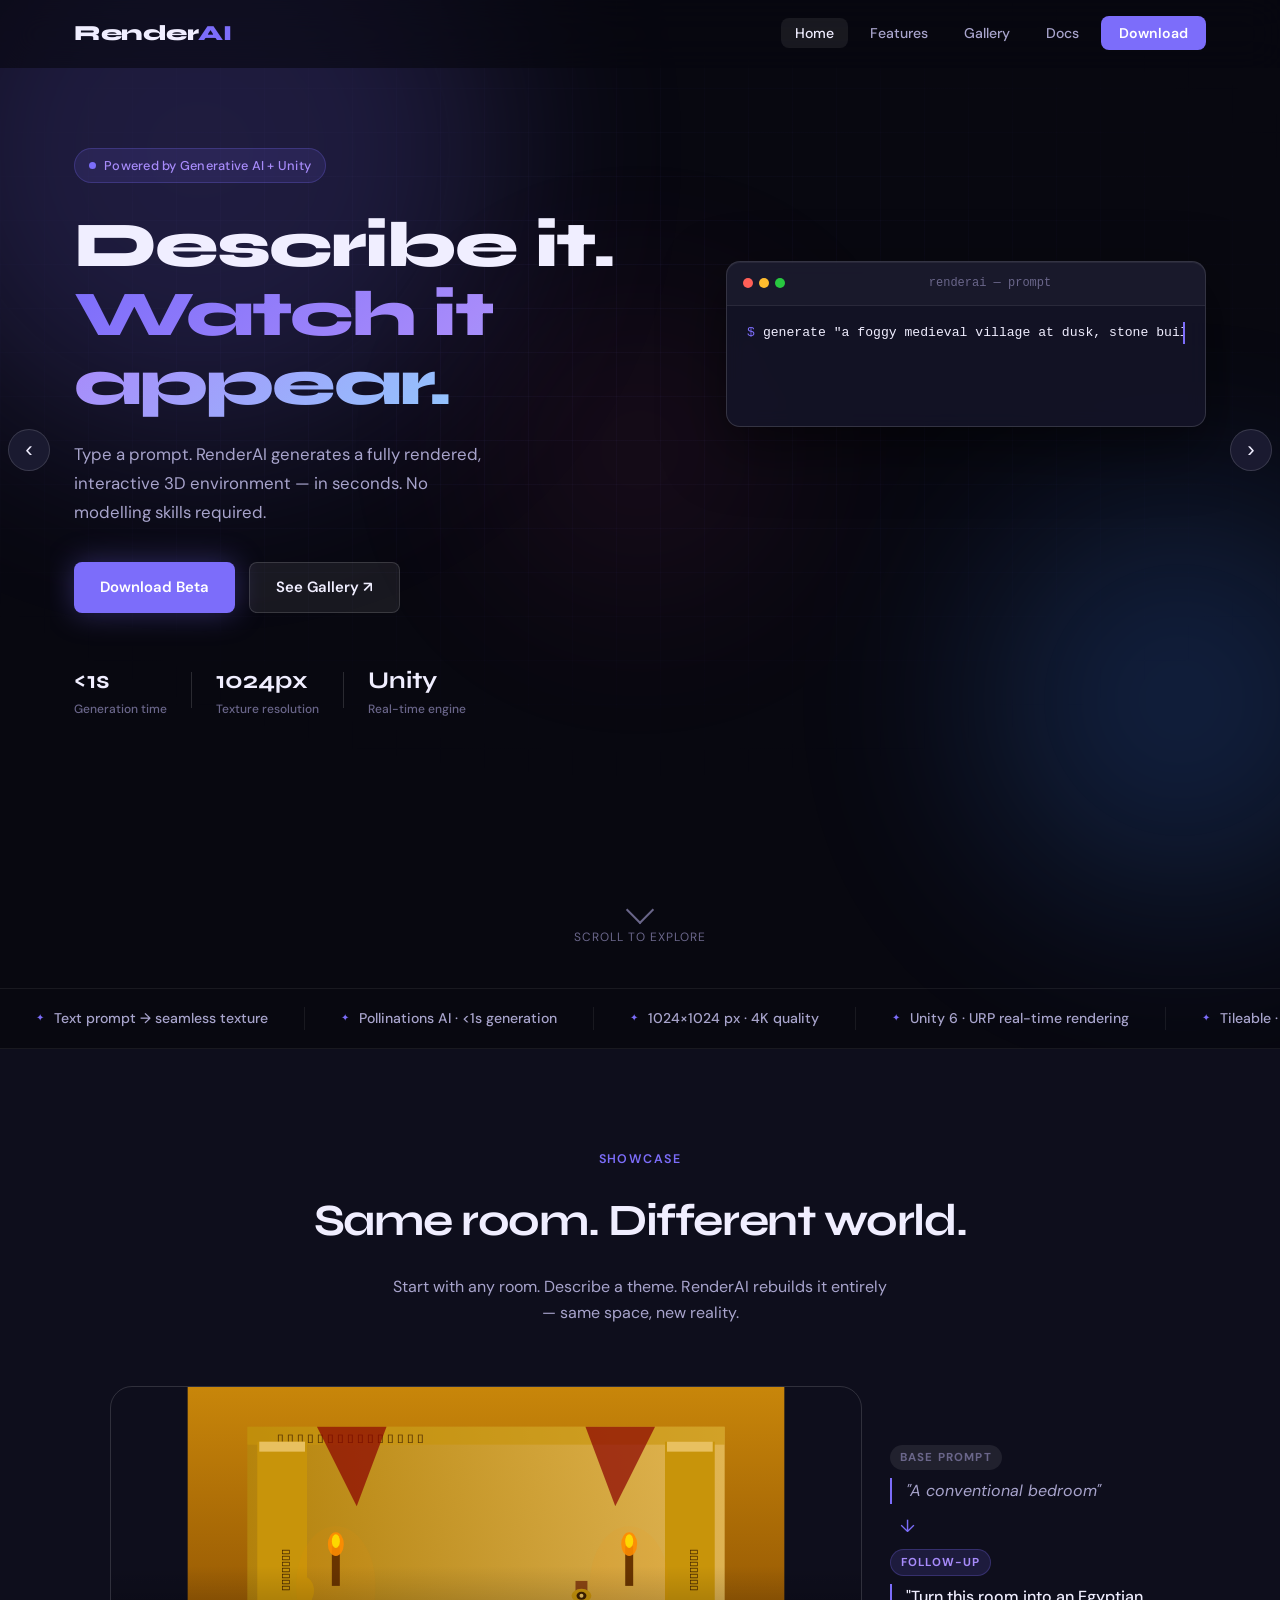
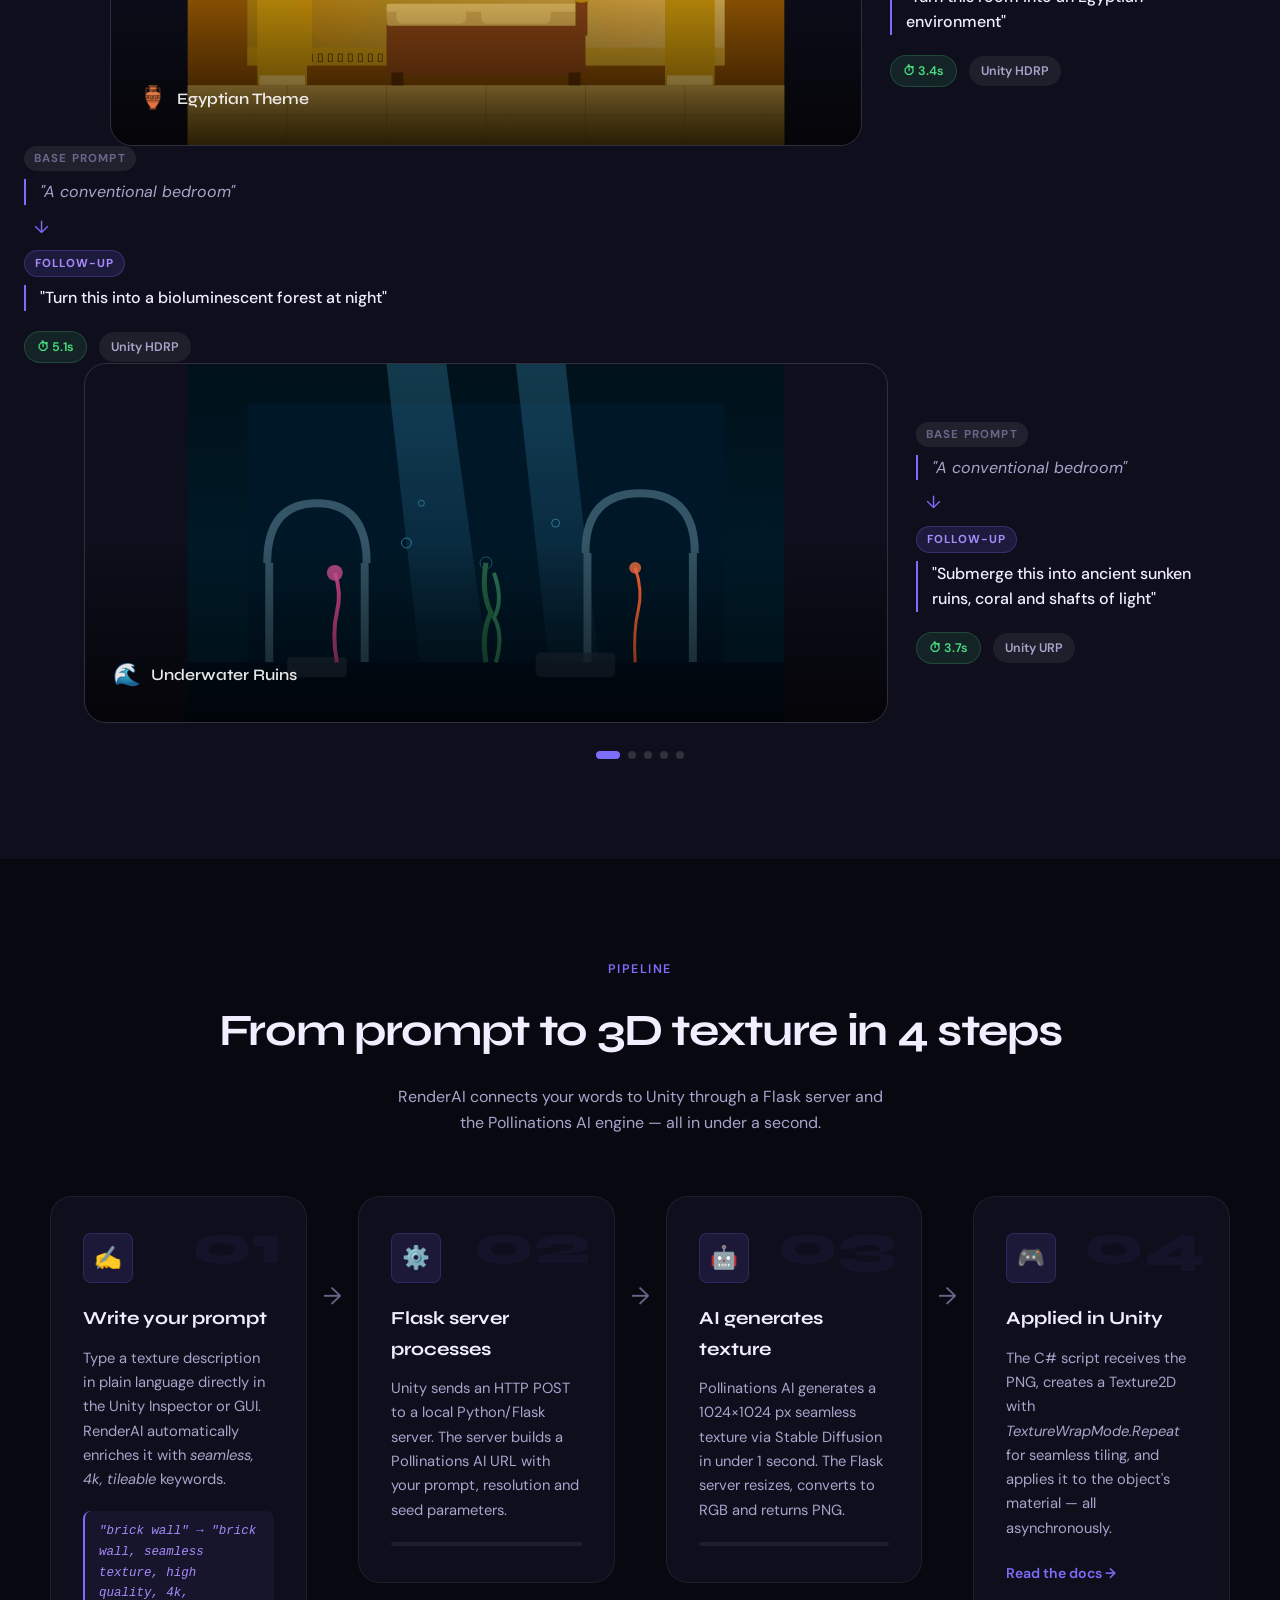
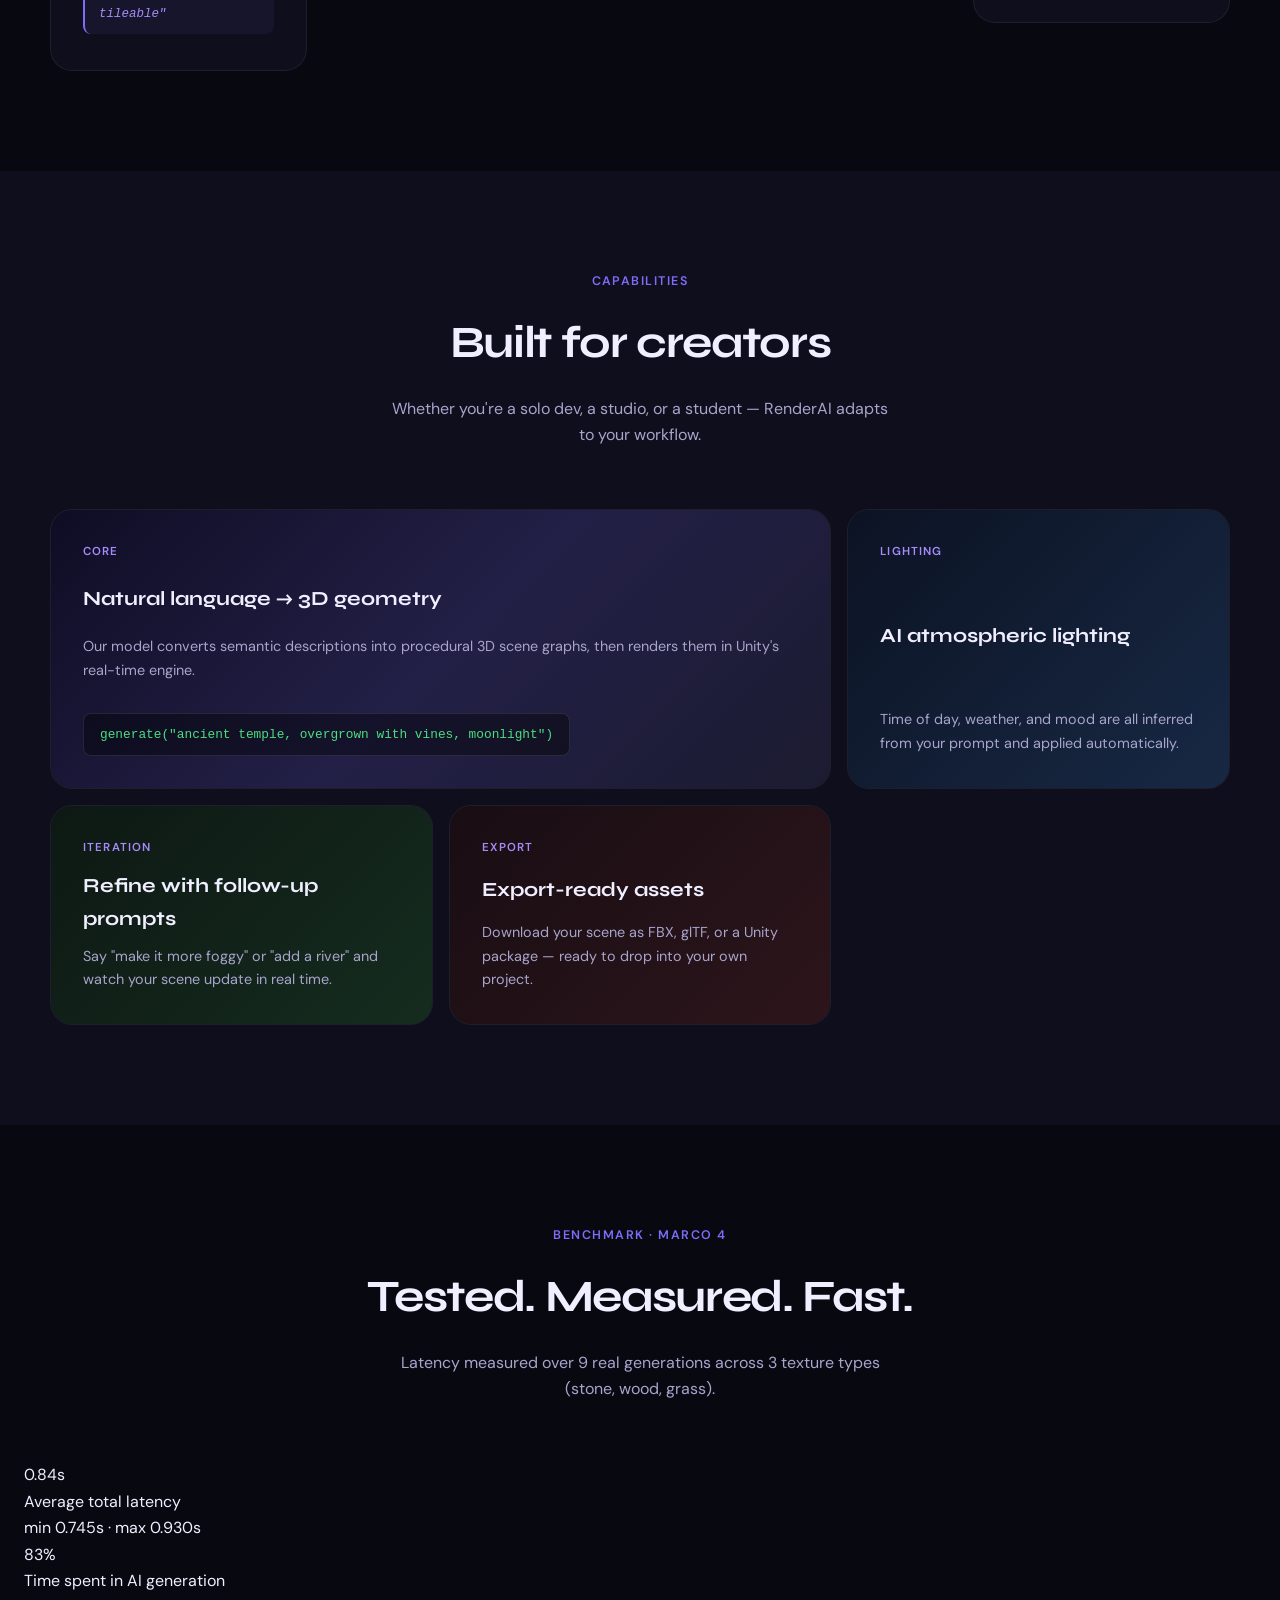
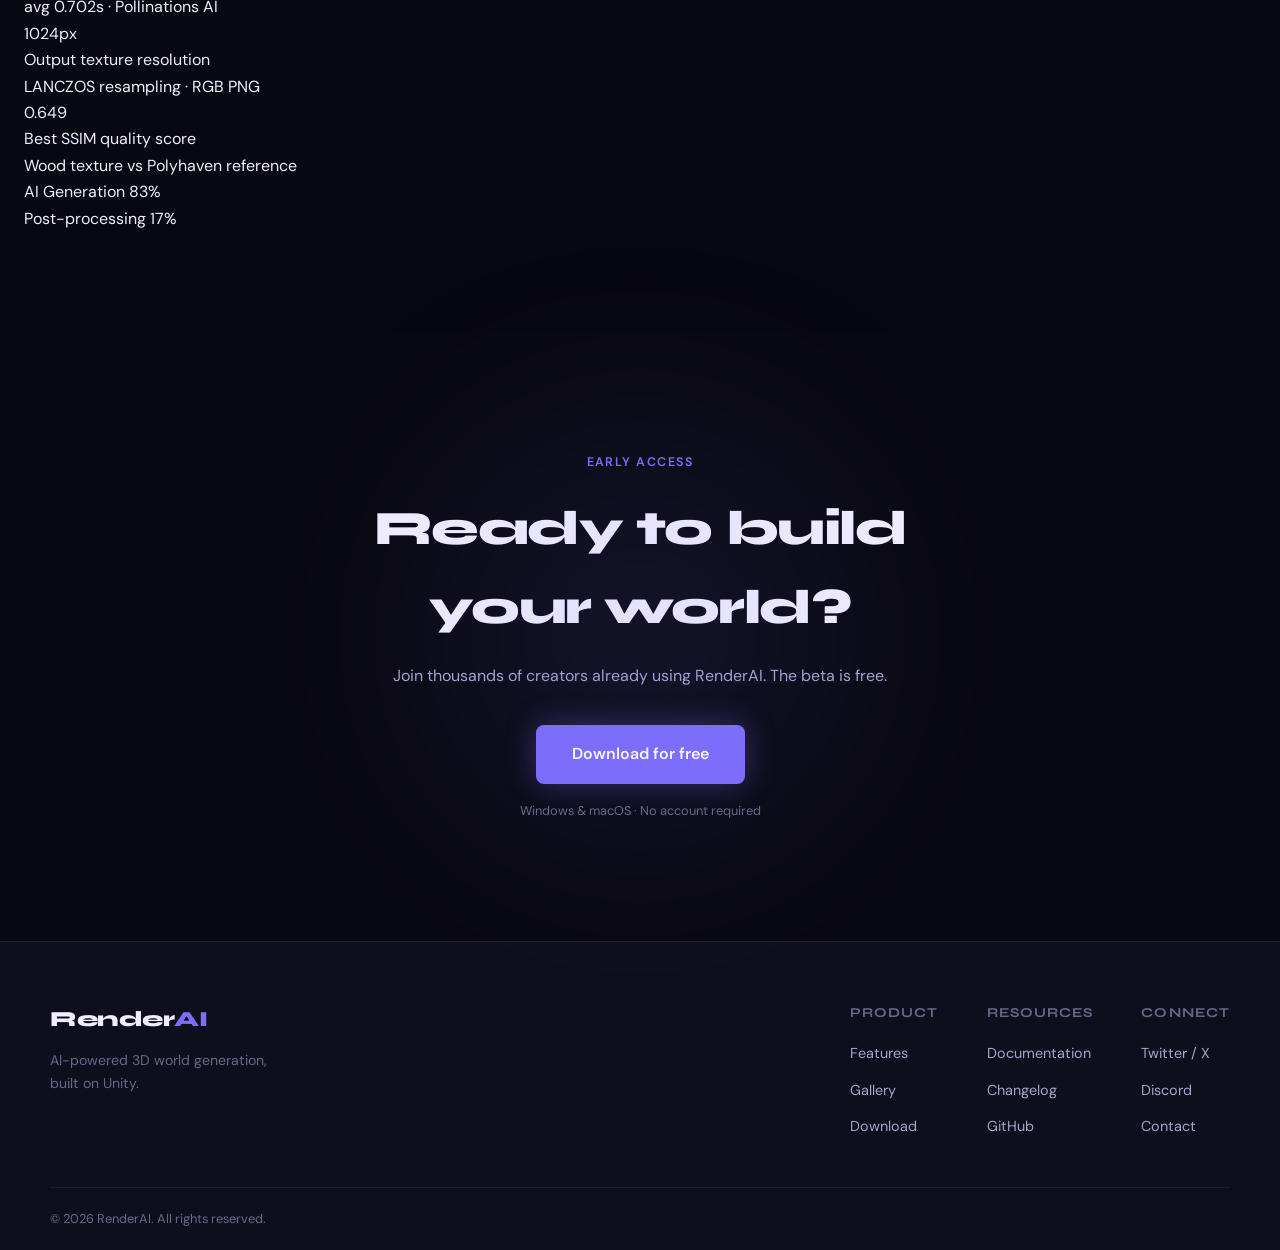
<file: docs/index.html>
<!DOCTYPE html>
<html lang="en">
<head>
  <meta charset="UTF-8" />
  <meta name="viewport" content="width=device-width, initial-scale=1.0" />
  <title>RenderAI — AI-Powered 3D World Generator</title>
  <link rel="preconnect" href="https://fonts.googleapis.com" />
  <link rel="preconnect" href="https://fonts.gstatic.com" crossorigin />
  <link href="https://fonts.googleapis.com/css2?family=Syne:wght@400;600;700;800&family=DM+Sans:wght@300;400;500&display=swap" rel="stylesheet" />
  <link rel="stylesheet" href="styles.css" />
</head>
<body>

  <!-- NAV -->
  <nav id="navbar">
    <div class="nav-inner">
      <a href="index.html" class="nav-logo">Render<span>AI</span></a>
      <ul class="nav-links">
        <li><a href="index.html" class="active">Home</a></li>
        <li><a href="features.html">Features</a></li>
        <li><a href="gallery.html">Gallery</a></li>
        <li><a href="docs.html">Docs</a></li>
        <li><a href="download.html" class="nav-cta">Download</a></li>
      </ul>
      <button class="hamburger" id="hamburger" aria-label="Menu">
        <span></span><span></span><span></span>
      </button>
    </div>
  </nav>

  <!-- MOBILE MENU -->
  <div class="mobile-menu" id="mobileMenu">
    <ul>
      <li><a href="index.html">Home</a></li>
      <li><a href="features.html">Features</a></li>
      <li><a href="gallery.html">Gallery</a></li>
      <li><a href="docs.html">Docs</a></li>
      <li><a href="download.html">Download</a></li>
    </ul>
  </div>

  <!-- HERO -->
  <section class="hero">
    <div class="hero-bg">
      <div class="grid-overlay"></div>
      <div class="orb orb-1"></div>
      <div class="orb orb-2"></div>
      <div class="orb orb-3"></div>
    </div>
    <div class="hero-content">
      <div class="hero-badge">
        <span class="badge-dot"></span>
        Powered by Generative AI + Unity
      </div>
      <h1 class="hero-title">
        Describe it.<br />
        <span class="gradient-text">Watch it appear.</span>
      </h1>
      <p class="hero-sub">
        Type a prompt. RenderAI generates a fully rendered, interactive 3D environment — in seconds. No modelling skills required.
      </p>
      <div class="hero-actions">
        <a href="download.html" class="btn btn-primary">Download Beta</a>
        <a href="gallery.html" class="btn btn-ghost">See Gallery ↗</a>
      </div>
      <div class="hero-stats">
        <div class="stat"><span class="stat-num">&lt;1s</span><span class="stat-label">Generation time</span></div>
        <div class="stat-divider"></div>
        <div class="stat"><span class="stat-num">1024px</span><span class="stat-label">Texture resolution</span></div>
        <div class="stat-divider"></div>
        <div class="stat"><span class="stat-num">Unity</span><span class="stat-label">Real-time engine</span></div>
      </div>
    </div>
    <div class="hero-visual">
      <div class="terminal-window">
        <div class="terminal-bar">
          <span class="t-dot red"></span>
          <span class="t-dot yellow"></span>
          <span class="t-dot green"></span>
          <span class="t-title">renderai — prompt</span>
        </div>
        <div class="terminal-body">
          <div class="t-line"><span class="t-prompt">$</span> <span class="t-cmd typed">generate "a foggy medieval village at dusk, stone buildings, lanterns glowing"</span></div>
          <div class="t-output" id="terminalOutput"></div>
        </div>
      </div>
      <div class="render-preview" id="renderPreview">
        <div class="render-ring"></div>
        <div class="render-label">3D Scene Preview</div>
      </div>
    </div>
  </section>

  <!-- SCROLL INDICATOR -->
  <div class="scroll-hint">
    <div class="scroll-arrow"></div>
    <span>Scroll to explore</span>
  </div>

  <!-- FEATURE STRIP -->
  <section class="feature-strip">
    <div class="strip-inner">
      <div class="strip-item">
        <div class="strip-icon">✦</div>
        <span>Text prompt → seamless texture</span>
      </div>
      <div class="strip-item">
        <div class="strip-icon">✦</div>
        <span>Pollinations AI · &lt;1s generation</span>
      </div>
      <div class="strip-item">
        <div class="strip-icon">✦</div>
        <span>1024×1024 px · 4K quality</span>
      </div>
      <div class="strip-item">
        <div class="strip-icon">✦</div>
        <span>Unity 6 · URP real-time rendering</span>
      </div>
      <div class="strip-item">
        <div class="strip-icon">✦</div>
        <span>Tileable · seamless · PBR-ready</span>
      </div>
    </div>
  </section>

  <!-- SLIDER SECTION -->
  <section class="slider-section" id="showcase">
    <div class="section-header">
      <p class="section-tag">Showcase</p>
      <h2>Same room. Different world.</h2>
      <p class="section-sub">Start with any room. Describe a theme. RenderAI rebuilds it entirely — same space, new reality.</p>
    </div>
    <div class="slider-wrapper">
      <div class="slider-track" id="sliderTrack">

        <!-- SLIDE 1: Base room → Egyptian -->
        <div class="slide">
          <div class="slide-img">
            <svg viewBox="0 0 600 360" xmlns="http://www.w3.org/2000/svg" style="width:100%;height:100%;display:block;">
              <defs>
                <linearGradient id="eg-sky" x1="0" y1="0" x2="0" y2="1">
                  <stop offset="0%" stop-color="#c8860a"/>
                  <stop offset="100%" stop-color="#7a3f00"/>
                </linearGradient>
                <linearGradient id="eg-floor" x1="0" y1="0" x2="0" y2="1">
                  <stop offset="0%" stop-color="#d4a84b"/>
                  <stop offset="100%" stop-color="#8b6914"/>
                </linearGradient>
                <linearGradient id="eg-wall" x1="0" y1="0" x2="1" y2="0">
                  <stop offset="0%" stop-color="#b5860d"/>
                  <stop offset="100%" stop-color="#e8c060"/>
                </linearGradient>
              </defs>
              <!-- Background sky/wall -->
              <rect width="600" height="360" fill="url(#eg-sky)"/>
              <!-- Back wall -->
              <rect x="60" y="40" width="480" height="240" fill="url(#eg-wall)" opacity="0.85"/>
              <!-- Hieroglyph strips on wall -->
              <rect x="60" y="40" width="480" height="18" fill="#c8940a" opacity="0.6"/>
              <rect x="60" y="262" width="480" height="18" fill="#c8940a" opacity="0.6"/>
              <!-- Hieroglyph symbols -->
              <text x="90" y="56" font-size="12" fill="#3d1f00" opacity="0.8">𓂀 𓃠 𓆣 𓇋 𓈖 𓉐 𓊪 𓋴 𓌀 𓍿 𓎛 𓏏 𓐍 𓀭 𓁹</text>
              <text x="90" y="277" font-size="12" fill="#3d1f00" opacity="0.8">𓂀 𓃠 𓆣 𓇋 𓈖 𓉐 𓊪 𓋴 𓌀 𓍿 𓎛 𓏏 𓐍 𓀭 𓁹</text>
              <!-- Floor -->
              <polygon points="0,300 600,300 600,360 0,360" fill="url(#eg-floor)"/>
              <!-- Floor tiles -->
              <line x1="0" y1="330" x2="600" y2="330" stroke="#8b6914" stroke-width="1" opacity="0.5"/>
              <line x1="100" y1="300" x2="100" y2="360" stroke="#8b6914" stroke-width="1" opacity="0.5"/>
              <line x1="200" y1="300" x2="200" y2="360" stroke="#8b6914" stroke-width="1" opacity="0.5"/>
              <line x1="300" y1="300" x2="300" y2="360" stroke="#8b6914" stroke-width="1" opacity="0.5"/>
              <line x1="400" y1="300" x2="400" y2="360" stroke="#8b6914" stroke-width="1" opacity="0.5"/>
              <line x1="500" y1="300" x2="500" y2="360" stroke="#8b6914" stroke-width="1" opacity="0.5"/>
              <!-- Left pillar -->
              <rect x="70" y="55" width="50" height="245" fill="#c8940a"/>
              <rect x="72" y="55" width="46" height="10" fill="#e8c060"/>
              <rect x="72" y="290" width="46" height="10" fill="#e8c060"/>
              <text x="78" y="180" font-size="11" fill="#3d1f00" transform="rotate(90,95,180)">𓂀𓃠𓆣𓇋𓈖𓉐𓊪</text>
              <!-- Right pillar -->
              <rect x="480" y="55" width="50" height="245" fill="#c8940a"/>
              <rect x="482" y="55" width="46" height="10" fill="#e8c060"/>
              <rect x="482" y="290" width="46" height="10" fill="#e8c060"/>
              <text x="488" y="180" font-size="11" fill="#3d1f00" transform="rotate(90,505,180)">𓂀𓃠𓆣𓇋𓈖𓉐𓊪</text>
              <!-- Bed (Egyptian style) -->
              <rect x="200" y="230" width="200" height="60" rx="4" fill="#8b4513"/>
              <rect x="200" y="220" width="200" height="20" rx="3" fill="#d4a84b"/>
              <rect x="200" y="218" width="200" height="8" rx="2" fill="#e8c060"/>
              <!-- Bed legs -->
              <rect x="205" y="287" width="12" height="13" fill="#5c2d00"/>
              <rect x="383" y="287" width="12" height="13" fill="#5c2d00"/>
              <!-- Headboard with eye of horus -->
              <rect x="390" y="195" width="12" height="55" fill="#8b4513"/>
              <ellipse cx="396" cy="210" rx="10" ry="7" fill="#c8940a"/>
              <ellipse cx="396" cy="210" rx="5" ry="4" fill="#3d1f00"/>
              <ellipse cx="396" cy="210" rx="2" ry="2" fill="#e8c060"/>
              <!-- Pillows -->
              <rect x="210" y="222" width="70" height="16" rx="6" fill="#e8c060"/>
              <rect x="295" y="222" width="70" height="16" rx="6" fill="#e8c060"/>
              <!-- Anubis statue left -->
              <rect x="105" y="210" width="20" height="70" fill="#c8940a"/>
              <ellipse cx="115" cy="205" rx="12" ry="15" fill="#c8940a"/>
              <polygon points="109,195 121,195 115,178" fill="#c8940a"/>
              <!-- Torch lights -->
              <rect x="145" y="160" width="8" height="40" fill="#5c2d00"/>
              <ellipse cx="149" cy="158" rx="8" ry="12" fill="#ff8c00" opacity="0.9"/>
              <ellipse cx="149" cy="155" rx="4" ry="7" fill="#ffff00" opacity="0.7"/>
              <rect x="440" y="160" width="8" height="40" fill="#5c2d00"/>
              <ellipse cx="444" cy="158" rx="8" ry="12" fill="#ff8c00" opacity="0.9"/>
              <ellipse cx="444" cy="155" rx="4" ry="7" fill="#ffff00" opacity="0.7"/>
              <!-- Glow from torches -->
              <ellipse cx="149" cy="200" rx="40" ry="60" fill="#ff8c00" opacity="0.08"/>
              <ellipse cx="444" cy="200" rx="40" ry="60" fill="#ff8c00" opacity="0.08"/>
              <!-- Hanging fabric -->
              <polygon points="130,40 200,40 170,120" fill="#8b0000" opacity="0.7"/>
              <polygon points="400,40 470,40 430,120" fill="#8b0000" opacity="0.7"/>
              <!-- Label overlay -->
              <rect x="0" y="300" width="600" height="60" fill="url(#eg-sky)" opacity="0.0"/>
            </svg>
            <div class="slide-overlay">
              <div class="scene-label-inner">
                <div class="scene-icon">🏺</div>
                <span>Egyptian Theme</span>
              </div>
            </div>
          </div>
          <div class="slide-info">
            <div class="slide-before-after">
              <span class="before-tag">Base prompt</span>
              <div class="slide-prompt">"A conventional bedroom"</div>
              <span class="arrow-down">↓</span>
              <span class="after-tag">Follow-up</span>
              <div class="slide-prompt after-prompt">"Turn this room into an Egyptian environment"</div>
            </div>
            <div class="slide-meta">
              <span class="slide-time">⏱ 3.4s</span>
              <span class="slide-engine">Unity HDRP</span>
            </div>
          </div>
        </div>

        <!-- SLIDE 2: Base room → Forest -->
        <div class="slide">
          <div class="slide-img">
            <svg viewBox="0 0 600 360" xmlns="http://www.w3.org/2000/svg" style="width:100%;height:100%;display:block;">
              <defs>
                <linearGradient id="fr-bg" x1="0" y1="0" x2="0" y2="1">
                  <stop offset="0%" stop-color="#0a1a0a"/>
                  <stop offset="100%" stop-color="#1a3a1a"/>
                </linearGradient>
                <linearGradient id="fr-floor" x1="0" y1="0" x2="0" y2="1">
                  <stop offset="0%" stop-color="#2d5a1b"/>
                  <stop offset="100%" stop-color="#1a3a0a"/>
                </linearGradient>
                <linearGradient id="fr-light" x1="0.5" y1="0" x2="0.5" y2="1">
                  <stop offset="0%" stop-color="#90ee90" stop-opacity="0.3"/>
                  <stop offset="100%" stop-color="#90ee90" stop-opacity="0"/>
                </linearGradient>
              </defs>
              <rect width="600" height="360" fill="url(#fr-bg)"/>
              <!-- Back wall of vines/moss -->
              <rect x="60" y="40" width="480" height="260" fill="#1a3a1a" opacity="0.9"/>
              <!-- Vine patterns on wall -->
              <path d="M100,40 Q120,100 100,160 Q80,220 110,280" stroke="#2d5a1b" stroke-width="4" fill="none"/>
              <path d="M150,40 Q130,120 160,200 Q180,250 150,300" stroke="#3a6b22" stroke-width="3" fill="none"/>
              <path d="M450,40 Q470,100 450,180 Q430,240 460,300" stroke="#2d5a1b" stroke-width="4" fill="none"/>
              <path d="M500,40 Q480,130 510,200 Q530,260 490,300" stroke="#3a6b22" stroke-width="3" fill="none"/>
              <!-- Leaves on vines -->
              <ellipse cx="105" cy="100" rx="12" ry="7" fill="#4a7c2f" transform="rotate(-30,105,100)"/>
              <ellipse cx="95" cy="160" rx="10" ry="6" fill="#5a8c3f" transform="rotate(20,95,160)"/>
              <ellipse cx="108" cy="230" rx="11" ry="7" fill="#4a7c2f" transform="rotate(-15,108,230)"/>
              <ellipse cx="455" cy="120" rx="12" ry="7" fill="#4a7c2f" transform="rotate(30,455,120)"/>
              <ellipse cx="445" cy="200" rx="10" ry="6" fill="#5a8c3f" transform="rotate(-20,445,200)"/>
              <!-- Floor - moss and grass -->
              <rect x="0" y="300" width="600" height="60" fill="url(#fr-floor)"/>
              <ellipse cx="150" cy="305" rx="60" ry="12" fill="#3a6b22" opacity="0.7"/>
              <ellipse cx="350" cy="308" rx="80" ry="10" fill="#4a7c2f" opacity="0.5"/>
              <ellipse cx="500" cy="303" rx="50" ry="9" fill="#3a6b22" opacity="0.6"/>
              <!-- Trees/trunks as room walls -->
              <rect x="60" y="60" width="35" height="240" fill="#3d2008" rx="5"/>
              <rect x="505" y="60" width="35" height="240" fill="#3d2008" rx="5"/>
              <!-- Tree canopy at top -->
              <ellipse cx="78" cy="60" rx="55" ry="40" fill="#2d5a1b" opacity="0.9"/>
              <ellipse cx="78" cy="50" rx="40" ry="30" fill="#3a6b22"/>
              <ellipse cx="522" cy="60" rx="55" ry="40" fill="#2d5a1b" opacity="0.9"/>
              <ellipse cx="522" cy="50" rx="40" ry="30" fill="#3a6b22"/>
              <!-- Center canopy ceiling -->
              <ellipse cx="300" cy="30" rx="180" ry="50" fill="#1a3a1a" opacity="0.8"/>
              <ellipse cx="220" cy="45" rx="80" ry="35" fill="#2d5a1b" opacity="0.7"/>
              <ellipse cx="380" cy="45" rx="80" ry="35" fill="#2d5a1b" opacity="0.7"/>
              <!-- Light shafts through canopy -->
              <polygon points="250,40 270,40 310,300 290,300" fill="url(#fr-light)"/>
              <polygon points="320,35 340,35 375,300 355,300" fill="url(#fr-light)"/>
              <!-- Bed (grown into nature) -->
              <rect x="195" y="235" width="210" height="55" rx="6" fill="#3d2008"/>
              <rect x="195" y="222" width="210" height="20" rx="4" fill="#5a8c3f"/>
              <rect x="195" y="220" width="210" height="8" rx="3" fill="#7ab648"/>
              <!-- Bed legs as roots -->
              <path d="M205,290 Q200,310 190,320" stroke="#3d2008" stroke-width="8" fill="none"/>
              <path d="M395,290 Q400,310 410,320" stroke="#3d2008" stroke-width="8" fill="none"/>
              <!-- Pillows -->
              <rect x="208" y="224" width="75" height="14" rx="6" fill="#c8e6a0"/>
              <rect x="300" y="224" width="75" height="14" rx="6" fill="#c8e6a0"/>
              <!-- Mushrooms -->
              <rect x="150" y="285" width="8" height="18" fill="#f5deb3"/>
              <ellipse cx="154" cy="283" rx="16" ry="10" fill="#cc4444"/>
              <ellipse cx="148" cy="281" rx="4" ry="2" fill="white" opacity="0.7"/>
              <ellipse cx="158" cy="279" rx="3" ry="2" fill="white" opacity="0.7"/>
              <rect x="430" y="288" width="6" height="14" fill="#f5deb3"/>
              <ellipse cx="433" cy="286" rx="12" ry="8" fill="#cc4444"/>
              <!-- Fireflies -->
              <circle cx="180" cy="150" r="3" fill="#ccff00" opacity="0.9"/>
              <circle cx="180" cy="150" r="7" fill="#ccff00" opacity="0.15"/>
              <circle cx="420" cy="130" r="3" fill="#ccff00" opacity="0.9"/>
              <circle cx="420" cy="130" r="7" fill="#ccff00" opacity="0.15"/>
              <circle cx="300" cy="170" r="2" fill="#ccff00" opacity="0.8"/>
              <circle cx="300" cy="170" r="6" fill="#ccff00" opacity="0.15"/>
              <circle cx="250" cy="200" r="2" fill="#aaffaa" opacity="0.9"/>
              <circle cx="370" cy="190" r="2" fill="#aaffaa" opacity="0.9"/>
            </svg>
            <div class="slide-overlay">
              <div class="scene-label-inner">
                <div class="scene-icon">🌿</div>
                <span>Forest Theme</span>
              </div>
            </div>
          </div>
          <div class="slide-info">
            <div class="slide-before-after">
              <span class="before-tag">Base prompt</span>
              <div class="slide-prompt">"A conventional bedroom"</div>
              <span class="arrow-down">↓</span>
              <span class="after-tag">Follow-up</span>
              <div class="slide-prompt after-prompt">"Turn this room into a forest environment"</div>
            </div>
            <div class="slide-meta">
              <span class="slide-time">⏱ 4.1s</span>
              <span class="slide-engine">Unity HDRP</span>
            </div>
          </div>
        </div>

        <!-- SLIDE 3: Base room → Cyberpunk -->
        <div class="slide">
          <div class="slide-img">
            <svg viewBox="0 0 600 360" xmlns="http://www.w3.org/2000/svg" style="width:100%;height:100%;display:block;">
              <defs>
                <linearGradient id="cy-bg" x1="0" y1="0" x2="0" y2="1">
                  <stop offset="0%" stop-color="#050510"/>
                  <stop offset="100%" stop-color="#0a0a20"/>
                </linearGradient>
                <linearGradient id="cy-floor" x1="0" y1="0" x2="0" y2="1">
                  <stop offset="0%" stop-color="#111130"/>
                  <stop offset="100%" stop-color="#050515"/>
                </linearGradient>
              </defs>
              <rect width="600" height="360" fill="url(#cy-bg)"/>
              <!-- Back wall - concrete panels -->
              <rect x="60" y="40" width="480" height="260" fill="#0d0d22"/>
              <!-- Panel lines -->
              <line x1="60" y1="120" x2="540" y2="120" stroke="#1a1a40" stroke-width="2"/>
              <line x1="60" y1="200" x2="540" y2="200" stroke="#1a1a40" stroke-width="2"/>
              <line x1="200" y1="40" x2="200" y2="300" stroke="#1a1a40" stroke-width="2"/>
              <line x1="400" y1="40" x2="400" y2="300" stroke="#1a1a40" stroke-width="2"/>
              <!-- Neon strips on wall -->
              <rect x="62" y="118" width="476" height="4" fill="#ff00ff" opacity="0.8"/>
              <rect x="62" y="198" width="476" height="4" fill="#00ffff" opacity="0.8"/>
              <!-- Neon glow -->
              <rect x="62" y="110" width="476" height="20" fill="#ff00ff" opacity="0.06"/>
              <rect x="62" y="190" width="476" height="20" fill="#00ffff" stroke="none" opacity="0.06"/>
              <!-- Left wall panel with screen -->
              <rect x="65" y="50" width="125" height="260" fill="#0a0a1e"/>
              <rect x="70" y="60" width="115" height="80" fill="#050520"/>
              <rect x="72" y="62" width="111" height="76" fill="#001133"/>
              <!-- Screen content -->
              <line x1="75" y1="75" x2="180" y2="75" stroke="#00ffff" stroke-width="1" opacity="0.6"/>
              <line x1="75" y1="85" x2="160" y2="85" stroke="#00ffff" stroke-width="1" opacity="0.4"/>
              <line x1="75" y1="95" x2="170" y2="95" stroke="#00ffff" stroke-width="1" opacity="0.5"/>
              <rect x="75" y="105" width="50" height="20" fill="#00ffff" opacity="0.2"/>
              <text x="80" y="119" font-size="8" fill="#00ffff" opacity="0.8">RENDER.AI</text>
              <!-- Right wall panel -->
              <rect x="410" y="50" width="125" height="260" fill="#0a0a1e"/>
              <!-- Neon vertical strips on sides -->
              <rect x="60" y="40" width="4" height="260" fill="#ff00ff" opacity="0.7"/>
              <rect x="536" y="40" width="4" height="260" fill="#00ffff" opacity="0.7"/>
              <!-- Floor -->
              <rect x="0" y="300" width="600" height="60" fill="url(#cy-floor)"/>
              <!-- Floor grid/reflection -->
              <line x1="0" y1="310" x2="600" y2="310" stroke="#ff00ff" stroke-width="1" opacity="0.15"/>
              <line x1="0" y1="325" x2="600" y2="325" stroke="#00ffff" stroke-width="1" opacity="0.1"/>
              <line x1="100" y1="300" x2="100" y2="360" stroke="#ff00ff" stroke-width="1" opacity="0.08"/>
              <line x1="200" y1="300" x2="200" y2="360" stroke="#ff00ff" stroke-width="1" opacity="0.08"/>
              <line x1="300" y1="300" x2="300" y2="360" stroke="#00ffff" stroke-width="1" opacity="0.08"/>
              <line x1="400" y1="300" x2="400" y2="360" stroke="#00ffff" stroke-width="1" opacity="0.08"/>
              <line x1="500" y1="300" x2="500" y2="360" stroke="#ff00ff" stroke-width="1" opacity="0.08"/>
              <!-- Bed - sleek futuristic -->
              <rect x="195" y="240" width="210" height="50" rx="2" fill="#0d0d2e"/>
              <rect x="193" y="237" width="214" height="10" rx="2" fill="#1a1a40"/>
              <!-- Neon edge on bed -->
              <rect x="193" y="237" width="214" height="2" fill="#ff00ff" opacity="0.9"/>
              <rect x="193" y="287" width="214" height="2" fill="#00ffff" opacity="0.7"/>
              <!-- Bed glow -->
              <rect x="193" y="237" width="214" height="52" fill="#ff00ff" opacity="0.03"/>
              <!-- Pillows -->
              <rect x="208" y="239" width="70" height="12" rx="3" fill="#151535"/>
              <rect x="322" y="239" width="70" height="12" rx="3" fill="#151535"/>
              <!-- Pillow neon edge -->
              <rect x="208" y="239" width="70" height="1.5" fill="#00ffff" opacity="0.6"/>
              <rect x="322" y="239" width="70" height="1.5" fill="#00ffff" opacity="0.6"/>
              <!-- Ceiling lights -->
              <rect x="200" y="40" width="200" height="4" fill="#ff00ff" opacity="0.9"/>
              <rect x="200" y="40" width="200" height="15" fill="#ff00ff" opacity="0.05"/>
              <!-- Holographic display above bed -->
              <rect x="240" y="150" width="120" height="70" fill="#001a33" opacity="0.7" rx="3"/>
              <rect x="240" y="150" width="120" height="70" stroke="#00ffff" stroke-width="1" fill="none" rx="3" opacity="0.5"/>
              <text x="255" y="170" font-size="7" fill="#00ffff" opacity="0.8">▸ SCENE LOADED</text>
              <text x="255" y="182" font-size="7" fill="#ff00ff" opacity="0.7">▸ RENDER.AI v2.1</text>
              <text x="255" y="194" font-size="7" fill="#00ffff" opacity="0.6">▸ UNITY HDRP</text>
              <line x1="300" y1="220" x2="300" y2="240" stroke="#00ffff" stroke-width="1" opacity="0.4" stroke-dasharray="3,3"/>
            </svg>
            <div class="slide-overlay">
              <div class="scene-label-inner">
                <div class="scene-icon">🌆</div>
                <span>Cyberpunk Theme</span>
              </div>
            </div>
          </div>
          <div class="slide-info">
            <div class="slide-before-after">
              <span class="before-tag">Base prompt</span>
              <div class="slide-prompt">"A conventional bedroom"</div>
              <span class="arrow-down">↓</span>
              <span class="after-tag">Follow-up</span>
              <div class="slide-prompt after-prompt">"Turn this room into a cyberpunk environment"</div>
            </div>
            <div class="slide-meta">
              <span class="slide-time">⏱ 4.8s</span>
              <span class="slide-engine">Unity URP</span>
            </div>
          </div>
        </div>

        <!-- SLIDE 4: Base room → Medieval -->
        <div class="slide">
          <div class="slide-img">
            <svg viewBox="0 0 600 360" xmlns="http://www.w3.org/2000/svg" style="width:100%;height:100%;display:block;">
              <defs>
                <linearGradient id="md-bg" x1="0" y1="0" x2="0" y2="1">
                  <stop offset="0%" stop-color="#1a1208"/>
                  <stop offset="100%" stop-color="#2d1f0a"/>
                </linearGradient>
                <linearGradient id="md-wall" x1="0" y1="0" x2="1" y2="1">
                  <stop offset="0%" stop-color="#4a3828"/>
                  <stop offset="100%" stop-color="#3a2a1a"/>
                </linearGradient>
                <linearGradient id="md-floor" x1="0" y1="0" x2="0" y2="1">
                  <stop offset="0%" stop-color="#5c4020"/>
                  <stop offset="100%" stop-color="#3a2810"/>
                </linearGradient>
              </defs>
              <rect width="600" height="360" fill="url(#md-bg)"/>
              <!-- Stone wall -->
              <rect x="60" y="40" width="480" height="260" fill="url(#md-wall)"/>
              <!-- Stone texture blocks -->
              <rect x="62" y="42" width="90" height="35" fill="#4a3828" stroke="#2a1a0a" stroke-width="1"/>
              <rect x="154" y="42" width="100" height="35" fill="#523f2e" stroke="#2a1a0a" stroke-width="1"/>
              <rect x="256" y="42" width="88" height="35" fill="#4a3828" stroke="#2a1a0a" stroke-width="1"/>
              <rect x="346" y="42" width="95" height="35" fill="#523f2e" stroke="#2a1a0a" stroke-width="1"/>
              <rect x="443" y="42" width="95" height="35" fill="#4a3828" stroke="#2a1a0a" stroke-width="1"/>
              <rect x="62" y="79" width="75" height="38" fill="#3e3020" stroke="#2a1a0a" stroke-width="1"/>
              <rect x="139" y="79" width="110" height="38" fill="#4a3828" stroke="#2a1a0a" stroke-width="1"/>
              <rect x="251" y="79" width="95" height="38" fill="#523f2e" stroke="#2a1a0a" stroke-width="1"/>
              <rect x="348" y="79" width="85" height="38" fill="#4a3828" stroke="#2a1a0a" stroke-width="1"/>
              <rect x="435" y="79" width="103" height="38" fill="#3e3020" stroke="#2a1a0a" stroke-width="1"/>
              <!-- More stone rows -->
              <rect x="62" y="119" width="98" height="36" fill="#523f2e" stroke="#2a1a0a" stroke-width="1"/>
              <rect x="162" y="119" width="88" height="36" fill="#4a3828" stroke="#2a1a0a" stroke-width="1"/>
              <rect x="252" y="119" width="102" height="36" fill="#3e3020" stroke="#2a1a0a" stroke-width="1"/>
              <rect x="356" y="119" width="90" height="36" fill="#523f2e" stroke="#2a1a0a" stroke-width="1"/>
              <rect x="448" y="119" width="90" height="36" fill="#4a3828" stroke="#2a1a0a" stroke-width="1"/>
              <!-- Window with light -->
              <rect x="245" y="60" width="110" height="75" fill="#1a0a00"/>
              <rect x="247" y="62" width="106" height="71" fill="#ffcc66" opacity="0.15"/>
              <!-- Window frame -->
              <rect x="243" y="58" width="114" height="79" fill="none" stroke="#5c4020" stroke-width="4"/>
              <line x1="300" y1="58" x2="300" y2="137" stroke="#5c4020" stroke-width="3"/>
              <line x1="243" y1="97" x2="357" y2="97" stroke="#5c4020" stroke-width="3"/>
              <!-- Window arch -->
              <path d="M243,58 Q300,30 357,58" fill="#4a3828" stroke="#5c4020" stroke-width="3"/>
              <!-- Light beam from window -->
              <polygon points="247,62 353,62 380,300 220,300" fill="#ffcc66" opacity="0.04"/>
              <!-- Floor - wooden planks -->
              <rect x="0" y="300" width="600" height="60" fill="url(#md-floor)"/>
              <line x1="0" y1="320" x2="600" y2="320" stroke="#2a1a08" stroke-width="2"/>
              <line x1="0" y1="340" x2="600" y2="340" stroke="#2a1a08" stroke-width="2"/>
              <line x1="80" y1="300" x2="80" y2="360" stroke="#2a1a08" stroke-width="1" opacity="0.5"/>
              <line x1="180" y1="300" x2="180" y2="360" stroke="#2a1a08" stroke-width="1" opacity="0.5"/>
              <line x1="300" y1="300" x2="300" y2="360" stroke="#2a1a08" stroke-width="1" opacity="0.5"/>
              <line x1="420" y1="300" x2="420" y2="360" stroke="#2a1a08" stroke-width="1" opacity="0.5"/>
              <line x1="520" y1="300" x2="520" y2="360" stroke="#2a1a08" stroke-width="1" opacity="0.5"/>
              <!-- Fireplace -->
              <rect x="255" y="220" width="90" height="80" fill="#2a1a08"/>
              <rect x="240" y="215" width="120" height="15" fill="#5c4020"/>
              <rect x="258" y="222" width="84" height="68" fill="#1a0800"/>
              <!-- Fire -->
              <ellipse cx="300" cy="280" rx="25" ry="8" fill="#cc3300" opacity="0.8"/>
              <polygon points="285,280 315,280 308,250 300,240 292,250" fill="#ff6600" opacity="0.9"/>
              <polygon points="290,275 310,275 305,255 300,245 295,255" fill="#ffaa00" opacity="0.8"/>
              <polygon points="295,270 305,270 302,258 300,252 298,258" fill="#ffff00" opacity="0.7"/>
              <!-- Fire glow -->
              <ellipse cx="300" cy="260" rx="45" ry="35" fill="#ff6600" opacity="0.07"/>
              <!-- Bed - wooden medieval -->
              <rect x="130" y="230" width="100" height="60" rx="3" fill="#5c3010"/>
              <rect x="130" y="220" width="100" height="18" rx="2" fill="#7a4520"/>
              <!-- Headboard -->
              <rect x="225" y="200" width="10" height="50" fill="#5c3010"/>
              <rect x="220" y="198" width="20" height="8" rx="2" fill="#7a4520"/>
              <!-- Canopy posts -->
              <rect x="128" y="175" width="6" height="55" fill="#5c3010"/>
              <rect x="226" y="175" width="6" height="45" fill="#5c3010"/>
              <rect x="128" y="172" width="110" height="6" fill="#5c3010"/>
              <!-- Canopy fabric -->
              <rect x="128" y="172" width="110" height="20" fill="#8b0000" opacity="0.8"/>
              <!-- Pillows -->
              <rect x="140" y="222" width="35" height="12" rx="4" fill="#c8b060"/>
              <rect x="185" y="222" width="35" height="12" rx="4" fill="#c8b060"/>
              <!-- Candle left -->
              <rect x="105" y="260" width="8" height="30" fill="#f5deb3"/>
              <rect x="103" y="285" width="12" height="6" fill="#8b6914"/>
              <ellipse cx="109" cy="258" rx="4" ry="6" fill="#ff8c00" opacity="0.9"/>
              <ellipse cx="109" cy="256" rx="2" ry="4" fill="#ffff00" opacity="0.7"/>
              <ellipse cx="109" cy="270" rx="15" ry="20" fill="#ff8c00" opacity="0.07"/>
              <!-- Shield on wall -->
              <path d="M450,80 L490,80 L490,120 L470,140 L450,120 Z" fill="#8b0000"/>
              <line x1="450" y1="80" x2="490" y2="120" stroke="#c8a84b" stroke-width="2"/>
              <line x1="490" y1="80" x2="450" y2="120" stroke="#c8a84b" stroke-width="2"/>
              <!-- Sword on wall -->
              <rect x="415" y="70" width="5" height="80" fill="#c0c0c0"/>
              <rect x="405" y="100" width="25" height="5" fill="#c8a84b"/>
              <rect x="417" y="145" width="8" height="15" rx="2" fill="#8b4513"/>
            </svg>
            <div class="slide-overlay">
              <div class="scene-label-inner">
                <div class="scene-icon">🏰</div>
                <span>Medieval Theme</span>
              </div>
            </div>
          </div>
          <div class="slide-info">
            <div class="slide-before-after">
              <span class="before-tag">Base prompt</span>
              <div class="slide-prompt">"A conventional bedroom"</div>
              <span class="arrow-down">↓</span>
              <span class="after-tag">Follow-up</span>
              <div class="slide-prompt after-prompt">"Turn this room into a medieval castle chamber"</div>
            </div>
            <div class="slide-meta">
              <span class="slide-time">⏱ 2.9s</span>
              <span class="slide-engine">Unity HDRP</span>
            </div>
          </div>
        </div>

        <!-- SLIDE 4: Base room (original) -->
        <div class="slide">
          <div class="slide-img">
            <svg viewBox="0 0 600 360" xmlns="http://www.w3.org/2000/svg" style="width:100%;height:100%;display:block;">
              <defs>
                <linearGradient id="base-wall" x1="0" y1="0" x2="0" y2="1">
                  <stop offset="0%" stop-color="#d4c9b8"/>
                  <stop offset="100%" stop-color="#c0b5a4"/>
                </linearGradient>
                <linearGradient id="base-floor" x1="0" y1="0" x2="0" y2="1">
                  <stop offset="0%" stop-color="#b8956a"/>
                  <stop offset="100%" stop-color="#9a7a55"/>
                </linearGradient>
                <linearGradient id="base-sky" x1="0.5" y1="0" x2="0.5" y2="1">
                  <stop offset="0%" stop-color="#87ceeb"/>
                  <stop offset="100%" stop-color="#b0d8f0"/>
                </linearGradient>
              </defs>
              <!-- Room background -->
              <rect width="600" height="360" fill="#e8e0d4"/>
              <!-- Back wall -->
              <rect x="60" y="40" width="480" height="260" fill="url(#base-wall)"/>
              <!-- Skirting board -->
              <rect x="60" y="285" width="480" height="15" fill="#c0a88a"/>
              <!-- Window -->
              <rect x="240" y="60" width="120" height="110" fill="url(#base-sky)"/>
              <rect x="238" y="58" width="124" height="114" fill="none" stroke="#d4c9b8" stroke-width="6"/>
              <line x1="300" y1="58" x2="300" y2="172" stroke="#d4c9b8" stroke-width="4"/>
              <line x1="238" y1="115" x2="362" y2="115" stroke="#d4c9b8" stroke-width="4"/>
              <!-- Window light -->
              <polygon points="245,65 355,65 390,300 210,300" fill="#fff8e0" opacity="0.12"/>
              <!-- Curtains -->
              <rect x="218" y="55" width="28" height="120" fill="#8b7355" opacity="0.9"/>
              <rect x="354" y="55" width="28" height="120" fill="#8b7355" opacity="0.9"/>
              <!-- Floor -->
              <rect x="0" y="300" width="600" height="60" fill="url(#base-floor)"/>
              <!-- Floor planks -->
              <line x1="0" y1="318" x2="600" y2="318" stroke="#9a7a55" stroke-width="1.5"/>
              <line x1="0" y1="336" x2="600" y2="336" stroke="#9a7a55" stroke-width="1.5"/>
              <line x1="0" y1="354" x2="600" y2="354" stroke="#9a7a55" stroke-width="1.5"/>
              <line x1="90" y1="300" x2="90" y2="360" stroke="#9a7a55" stroke-width="1"/>
              <line x1="200" y1="300" x2="200" y2="360" stroke="#9a7a55" stroke-width="1"/>
              <line x1="320" y1="300" x2="320" y2="360" stroke="#9a7a55" stroke-width="1"/>
              <line x1="450" y1="300" x2="450" y2="360" stroke="#9a7a55" stroke-width="1"/>
              <!-- Bed frame -->
              <rect x="190" y="230" width="220" height="60" rx="4" fill="#8b6340"/>
              <rect x="190" y="218" width="220" height="20" rx="3" fill="#a07848"/>
              <!-- Headboard -->
              <rect x="402" y="195" width="12" height="65" fill="#8b6340"/>
              <rect x="396" y="192" width="24" height="10" rx="3" fill="#a07848"/>
              <!-- Mattress -->
              <rect x="193" y="220" width="214" height="68" rx="2" fill="#f0ebe0"/>
              <!-- Duvet -->
              <rect x="193" y="238" width="214" height="50" rx="2" fill="#d4c4a8"/>
              <!-- Pillows -->
              <rect x="205" y="222" width="75" height="18" rx="6" fill="#fff8f0"/>
              <rect x="295" y="222" width="75" height="18" rx="6" fill="#fff8f0"/>
              <!-- Bedside tables -->
              <rect x="140" y="255" width="48" height="45" rx="3" fill="#9a7848"/>
              <rect x="412" y="255" width="48" height="45" rx="3" fill="#9a7848"/>
              <!-- Lamp left -->
              <rect x="158" y="235" width="6" height="22" fill="#c0a070"/>
              <polygon points="148,234 174,234 168,215 154,215" fill="#e8e0c8"/>
              <ellipse cx="161" cy="234" rx="13" ry="4" fill="#d4c8a0" opacity="0.5"/>
              <!-- Lamp right -->
              <rect x="433" y="235" width="6" height="22" fill="#c0a070"/>
              <polygon points="423,234 449,234 443,215 429,215" fill="#e8e0c8"/>
              <ellipse cx="436" cy="234" rx="13" ry="4" fill="#d4c8a0" opacity="0.5"/>
              <!-- Picture on wall -->
              <rect x="115" y="100" width="70" height="55" fill="#8b7355"/>
              <rect x="118" y="103" width="64" height="49" fill="#6a8fa0"/>
              <ellipse cx="140" cy="120" rx="15" ry="15" fill="#f0c860" opacity="0.7"/>
              <rect x="130" y="130" width="30" height="20" fill="#5a8a6a" opacity="0.8"/>
              <!-- Rug -->
              <ellipse cx="300" cy="310" rx="120" ry="18" fill="#8b4513" opacity="0.4"/>
            </svg>
            <div class="slide-overlay">
              <div class="scene-label-inner">
                <div class="scene-icon">🛏</div>
                <span>Base Room (Starting Point)</span>
              </div>
            </div>
          </div>
          <div class="slide-info">
            <div class="slide-before-after">
              <span class="before-tag">Starting point</span>
              <div class="slide-prompt">"A conventional bedroom with a double bed, two bedside lamps, wooden floor"</div>
              <span class="arrow-down">↓</span>
              <span class="after-tag">Then say...</span>
              <div class="slide-prompt after-prompt">"Turn this into an Egyptian / forest / cyberpunk environment"</div>
            </div>
            <div class="slide-meta">
              <span class="slide-time">⏱ 1.8s</span>
              <span class="slide-engine">Unity HDRP</span>
            </div>
          </div>
        </div>
                <span>Bioluminescent Forest</span>
              </div>
            </div>
          </div>
          <div class="slide-info">
            <div class="slide-before-after">
              <span class="before-tag">Base prompt</span>
              <div class="slide-prompt">"A conventional bedroom"</div>
              <span class="arrow-down">↓</span>
              <span class="after-tag">Follow-up</span>
              <div class="slide-prompt after-prompt">"Turn this into a bioluminescent forest at night"</div>
            </div>
            <div class="slide-meta">
              <span class="slide-time">⏱ 5.1s</span>
              <span class="slide-engine">Unity HDRP</span>
            </div>
          </div>
        </div>

        <div class="slide">
          <div class="slide-img">
            <svg viewBox="0 0 600 360" xmlns="http://www.w3.org/2000/svg" style="width:100%;height:100%;display:block;">
              <defs>
                <linearGradient id="uw-bg" x1="0" y1="0" x2="0" y2="1">
                  <stop offset="0%" stop-color="#00111a"/>
                  <stop offset="100%" stop-color="#002233"/>
                </linearGradient>
                <linearGradient id="uw-light" x1="0.5" y1="0" x2="0.5" y2="1">
                  <stop offset="0%" stop-color="#55ccff" stop-opacity="0.22"/>
                  <stop offset="100%" stop-color="#55ccff" stop-opacity="0"/>
                </linearGradient>
              </defs>
              <rect width="600" height="360" fill="url(#uw-bg)"/>
              <rect x="60" y="40" width="480" height="260" fill="#001828" opacity="0.9"/>
              <polygon points="200,0 260,0 310,360 240,360" fill="url(#uw-light)"/>
              <polygon points="330,0 380,0 420,360 370,360" fill="url(#uw-light)"/>
              <path d="M80,200 Q80,140 130,140 Q180,140 180,200" fill="none" stroke="#335566" stroke-width="8"/>
              <rect x="78" y="200" width="8" height="100" fill="#335566"/>
              <rect x="174" y="200" width="8" height="100" fill="#335566"/>
              <path d="M400,190 Q400,130 455,130 Q510,130 510,190" fill="none" stroke="#335566" stroke-width="8"/>
              <rect x="398" y="190" width="8" height="110" fill="#335566"/>
              <rect x="504" y="190" width="8" height="110" fill="#335566"/>
              <rect x="0" y="300" width="600" height="60" fill="#001020"/>
              <rect x="100" y="295" width="60" height="20" rx="4" fill="#223344" opacity="0.8"/>
              <rect x="350" y="290" width="80" height="25" rx="5" fill="#223344" opacity="0.7"/>
              <path d="M150,300 Q145,270 150,250 Q155,230 148,210" stroke="#cc4488" stroke-width="4" fill="none"/>
              <circle cx="148" cy="210" r="8" fill="#dd5599" opacity="0.8"/>
              <path d="M450,300 Q448,268 453,248 Q458,228 450,205" stroke="#ff6633" stroke-width="3" fill="none"/>
              <circle cx="450" cy="205" r="6" fill="#ff7744" opacity="0.8"/>
              <circle cx="220" cy="180" r="5" fill="none" stroke="#55ccff" stroke-width="1" opacity="0.5"/>
              <circle cx="235" cy="140" r="3" fill="none" stroke="#55ccff" stroke-width="1" opacity="0.4"/>
              <circle cx="370" cy="160" r="4" fill="none" stroke="#55ccff" stroke-width="1" opacity="0.45"/>
              <circle cx="300" cy="200" r="6" fill="none" stroke="#77ddff" stroke-width="1" opacity="0.3"/>
              <path d="M300,300 Q295,270 305,250 Q295,230 300,200" stroke="#226644" stroke-width="5" fill="none"/>
              <path d="M310,300 Q318,272 308,255 Q318,238 308,210" stroke="#2a7755" stroke-width="4" fill="none"/>
            </svg>
            <div class="slide-overlay">
              <div class="scene-label-inner">
                <div class="scene-icon">🌊</div>
                <span>Underwater Ruins</span>
              </div>
            </div>
          </div>
          <div class="slide-info">
            <div class="slide-before-after">
              <span class="before-tag">Base prompt</span>
              <div class="slide-prompt">"A conventional bedroom"</div>
              <span class="arrow-down">↓</span>
              <span class="after-tag">Follow-up</span>
              <div class="slide-prompt after-prompt">"Submerge this into ancient sunken ruins, coral and shafts of light"</div>
            </div>
            <div class="slide-meta">
              <span class="slide-time">⏱ 3.7s</span>
              <span class="slide-engine">Unity URP</span>
            </div>
          </div>
        </div>

      </div>

      <button class="slider-btn slider-prev" id="prevBtn" aria-label="Previous">‹</button>
      <button class="slider-btn slider-next" id="nextBtn" aria-label="Next">›</button>

      <div class="slider-dots" id="sliderDots"></div>
    </div>
  </section>

  <!-- HOW IT WORKS -->
  <section class="how-section">
    <div class="section-header">
      <p class="section-tag">Pipeline</p>
      <h2>From prompt to 3D texture in 4 steps</h2>
      <p class="section-sub">RenderAI connects your words to Unity through a Flask server and the Pollinations AI engine — all in under a second.</p>
    </div>
    <div class="steps-grid steps-grid-4">
      <div class="step-card">
        <div class="step-num">01</div>
        <div class="step-icon-wrap"><div class="step-icon">✍</div></div>
        <h3>Write your prompt</h3>
        <p>Type a texture description in plain language directly in the Unity Inspector or GUI. RenderAI automatically enriches it with <em>seamless, 4k, tileable</em> keywords.</p>
        <div class="step-example">"brick wall" → "brick wall, seamless texture, high quality, 4k, tileable"</div>
      </div>
      <div class="step-connector">→</div>
      <div class="step-card">
        <div class="step-num">02</div>
        <div class="step-icon-wrap"><div class="step-icon">⚙️</div></div>
        <h3>Flask server processes</h3>
        <p>Unity sends an HTTP POST to a local Python/Flask server. The server builds a Pollinations AI URL with your prompt, resolution and seed parameters.</p>
        <div class="step-bar"><div class="step-bar-fill"></div></div>
      </div>
      <div class="step-connector">→</div>
      <div class="step-card">
        <div class="step-num">03</div>
        <div class="step-icon-wrap"><div class="step-icon">🤖</div></div>
        <h3>AI generates texture</h3>
        <p>Pollinations AI generates a 1024×1024 px seamless texture via Stable Diffusion in under 1 second. The Flask server resizes, converts to RGB and returns PNG.</p>
        <div class="step-bar"><div class="step-bar-fill" style="animation-delay:0.3s"></div></div>
      </div>
      <div class="step-connector">→</div>
      <div class="step-card">
        <div class="step-num">04</div>
        <div class="step-icon-wrap"><div class="step-icon">🎮</div></div>
        <h3>Applied in Unity</h3>
        <p>The C# script receives the PNG, creates a Texture2D with <em>TextureWrapMode.Repeat</em> for seamless tiling, and applies it to the object's material — all asynchronously.</p>
        <a href="docs.html" class="step-link">Read the docs →</a>
      </div>
    </div>
  </section>

  <!-- FEATURE CARDS -->
  <section class="features-section">
    <div class="section-header">
      <p class="section-tag">Capabilities</p>
      <h2>Built for creators</h2>
      <p class="section-sub">Whether you're a solo dev, a studio, or a student — RenderAI adapts to your workflow.</p>
    </div>
    <div class="features-grid">
      <div class="feature-card feature-card-large">
        <div class="feature-card-bg" style="background: linear-gradient(135deg, #0f0c29, #302b63, #24243e);"></div>
        <div class="feature-card-content">
          <div class="feature-tag">Core</div>
          <h3>Natural language → 3D geometry</h3>
          <p>Our model converts semantic descriptions into procedural 3D scene graphs, then renders them in Unity's real-time engine.</p>
          <div class="feature-gfx">
            <div class="code-chip">generate("ancient temple, overgrown with vines, moonlight")</div>
          </div>
        </div>
      </div>
      <div class="feature-card">
        <div class="feature-card-bg" style="background: linear-gradient(135deg, #0a1628, #1e3a5f);"></div>
        <div class="feature-card-content">
          <div class="feature-tag">Lighting</div>
          <h3>AI atmospheric lighting</h3>
          <p>Time of day, weather, and mood are all inferred from your prompt and applied automatically.</p>
        </div>
      </div>
      <div class="feature-card">
        <div class="feature-card-bg" style="background: linear-gradient(135deg, #0d1f0d, #1a4020);"></div>
        <div class="feature-card-content">
          <div class="feature-tag">Iteration</div>
          <h3>Refine with follow-up prompts</h3>
          <p>Say "make it more foggy" or "add a river" and watch your scene update in real time.</p>
        </div>
      </div>
      <div class="feature-card">
        <div class="feature-card-bg" style="background: linear-gradient(135deg, #1f0d0d, #401a1a);"></div>
        <div class="feature-card-content">
          <div class="feature-tag">Export</div>
          <h3>Export-ready assets</h3>
          <p>Download your scene as FBX, glTF, or a Unity package — ready to drop into your own project.</p>
        </div>
      </div>
    </div>
  </section>

  <!-- PERFORMANCE METRICS -->
  <section class="perf-section">
    <div class="section-header">
      <p class="section-tag">Benchmark · Marco 4</p>
      <h2>Tested. Measured. Fast.</h2>
      <p class="section-sub">Latency measured over 9 real generations across 3 texture types (stone, wood, grass).</p>
    </div>
    <div class="perf-grid">
      <div class="perf-card">
        <div class="perf-num">0.84<span class="perf-unit">s</span></div>
        <div class="perf-label">Average total latency</div>
        <div class="perf-sub">min 0.745s · max 0.930s</div>
      </div>
      <div class="perf-card">
        <div class="perf-num">83<span class="perf-unit">%</span></div>
        <div class="perf-label">Time spent in AI generation</div>
        <div class="perf-sub">avg 0.702s · Pollinations AI</div>
      </div>
      <div class="perf-card">
        <div class="perf-num">1024<span class="perf-unit">px</span></div>
        <div class="perf-label">Output texture resolution</div>
        <div class="perf-sub">LANCZOS resampling · RGB PNG</div>
      </div>
      <div class="perf-card">
        <div class="perf-num">0.649</div>
        <div class="perf-label">Best SSIM quality score</div>
        <div class="perf-sub">Wood texture vs Polyhaven reference</div>
      </div>
    </div>
    <div class="perf-bar-wrap">
      <div class="perf-bar-label">AI Generation <span>83%</span></div>
      <div class="perf-bar-track"><div class="perf-bar-fill" style="width:83%; background: var(--accent);"></div></div>
      <div class="perf-bar-label">Post-processing <span>17%</span></div>
      <div class="perf-bar-track"><div class="perf-bar-fill" style="width:17%; background: #4ade80;"></div></div>
    </div>
  </section>

  <!-- CTA BANNER -->
  <section class="cta-section">
    <div class="cta-inner">
      <div class="cta-orb"></div>
      <p class="cta-tag">Early Access</p>
      <h2 class="cta-title">Ready to build your world?</h2>
      <p class="cta-sub">Join thousands of creators already using RenderAI. The beta is free.</p>
      <a href="download.html" class="btn btn-primary btn-lg">Download for free</a>
      <p class="cta-note">Windows & macOS · No account required</p>
    </div>
  </section>

  <!-- FOOTER -->
  <footer class="footer">
    <div class="footer-inner">
      <div class="footer-brand">
        <a href="index.html" class="nav-logo">Render<span>AI</span></a>
        <p>AI-powered 3D world generation, built on Unity.</p>
      </div>
      <div class="footer-links">
        <div class="footer-col">
          <h4>Product</h4>
          <ul>
            <li><a href="features.html">Features</a></li>
            <li><a href="gallery.html">Gallery</a></li>
            <li><a href="download.html">Download</a></li>
          </ul>
        </div>
        <div class="footer-col">
          <h4>Resources</h4>
          <ul>
            <li><a href="docs.html">Documentation</a></li>
            <li><a href="#">Changelog</a></li>
            <li><a href="#">GitHub</a></li>
          </ul>
        </div>
        <div class="footer-col">
          <h4>Connect</h4>
          <ul>
            <li><a href="#">Twitter / X</a></li>
            <li><a href="#">Discord</a></li>
            <li><a href="#">Contact</a></li>
          </ul>
        </div>
      </div>
    </div>
    <div class="footer-bottom">
      <p>© 2026 RenderAI. All rights reserved.</p>
    </div>
  </footer>

  <script src="main.js"></script>
</body>
</html>
</file>
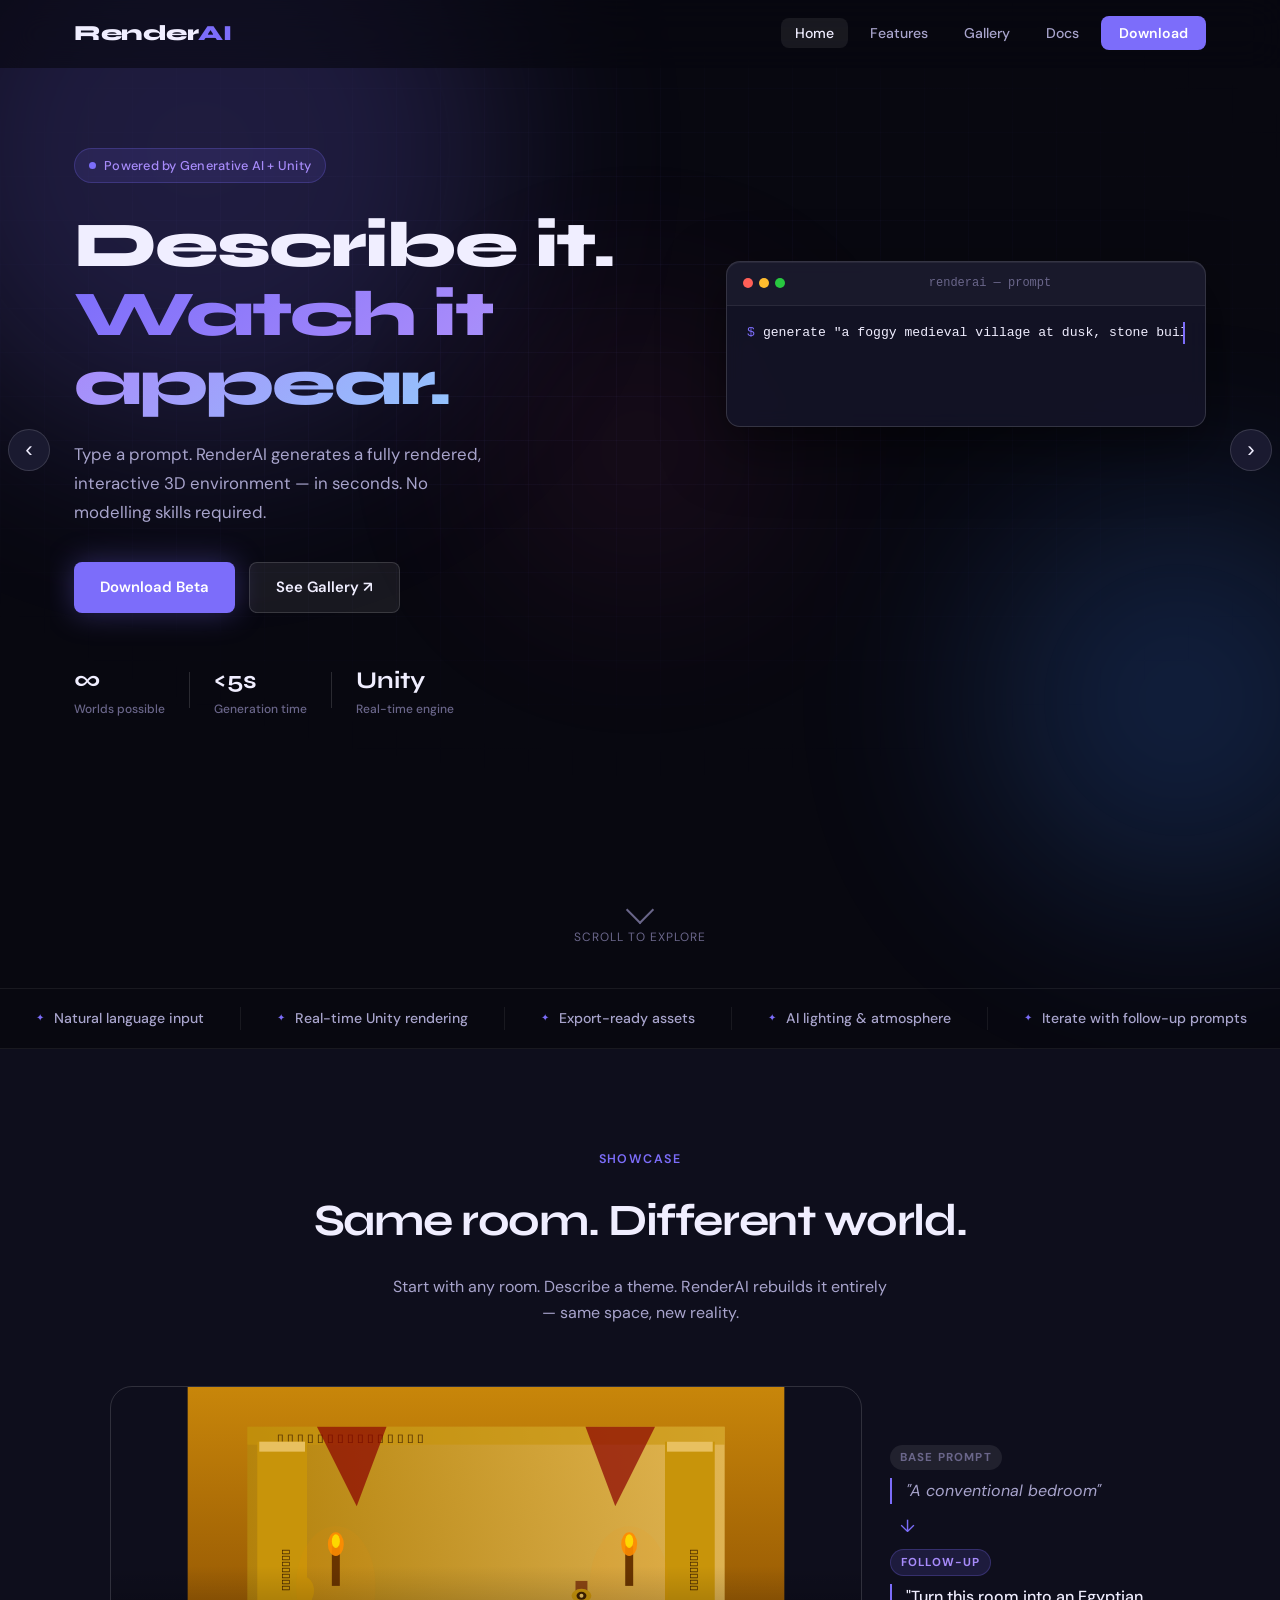
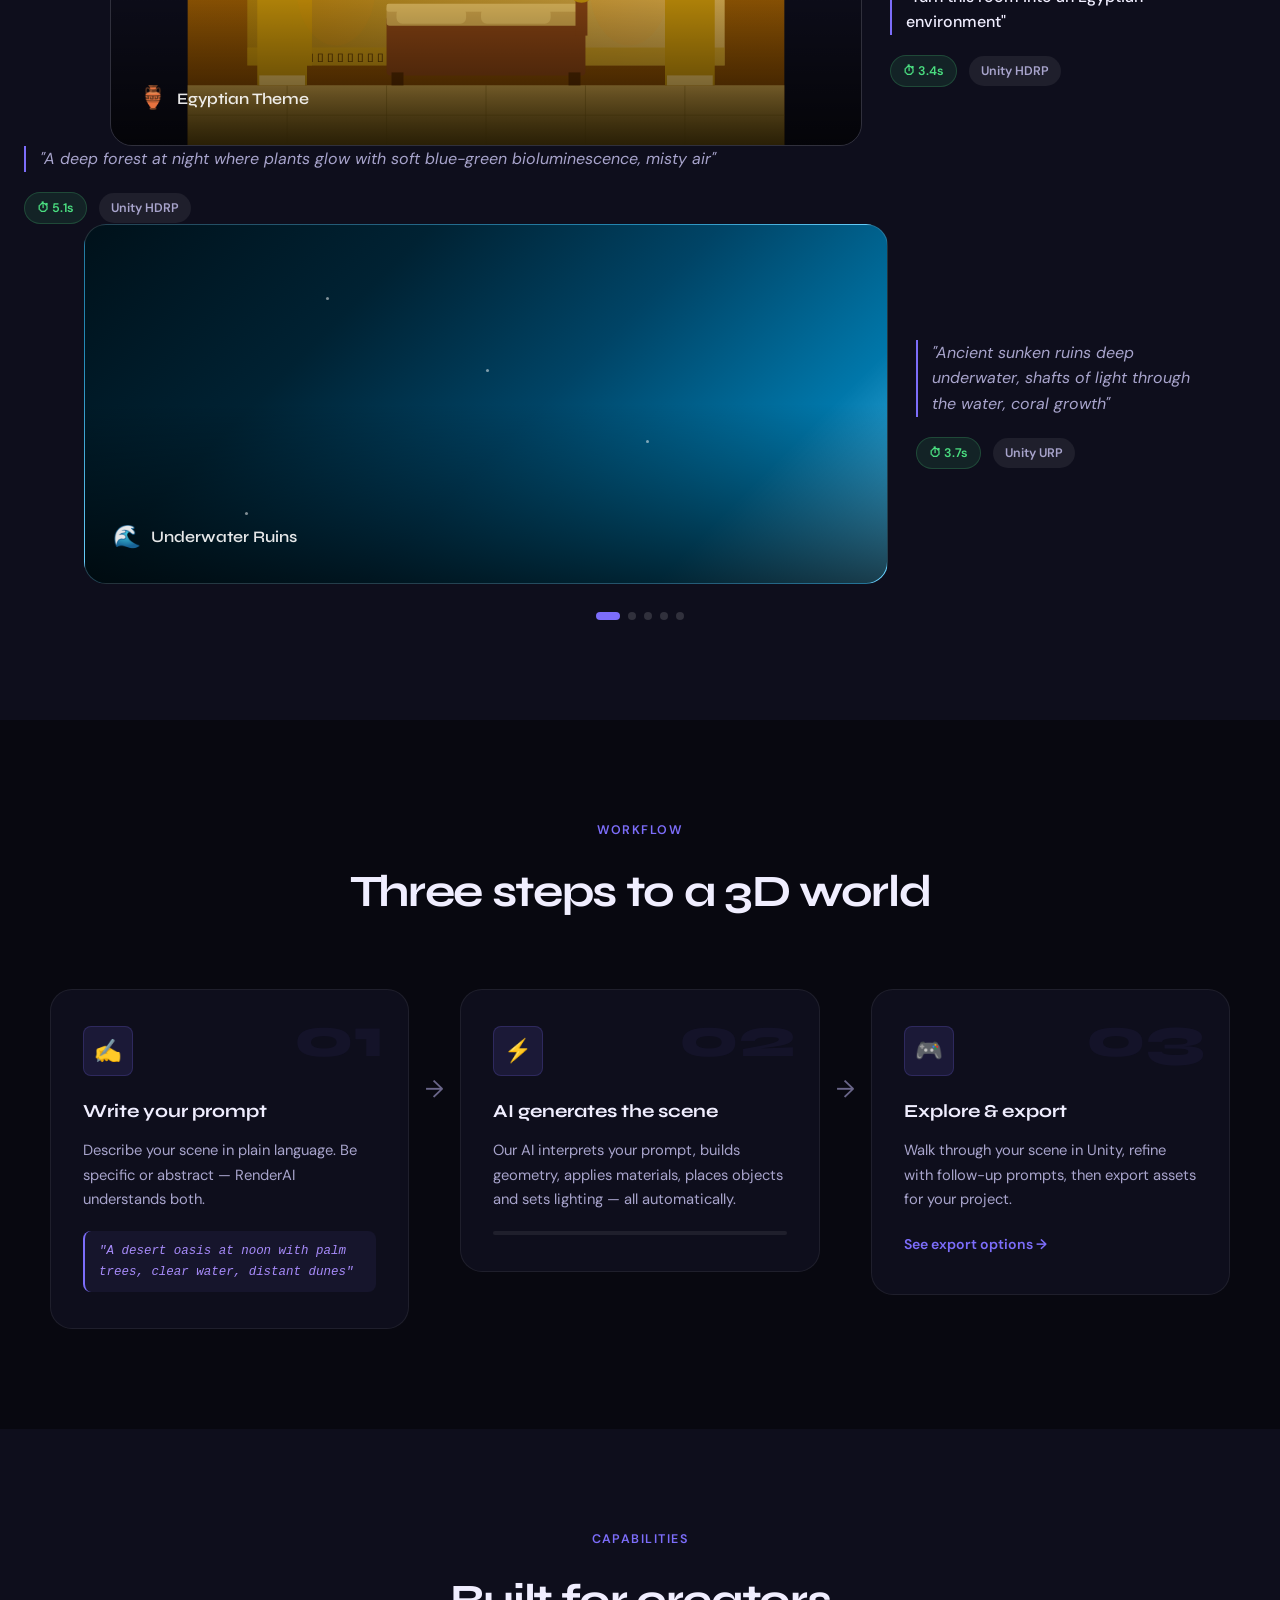
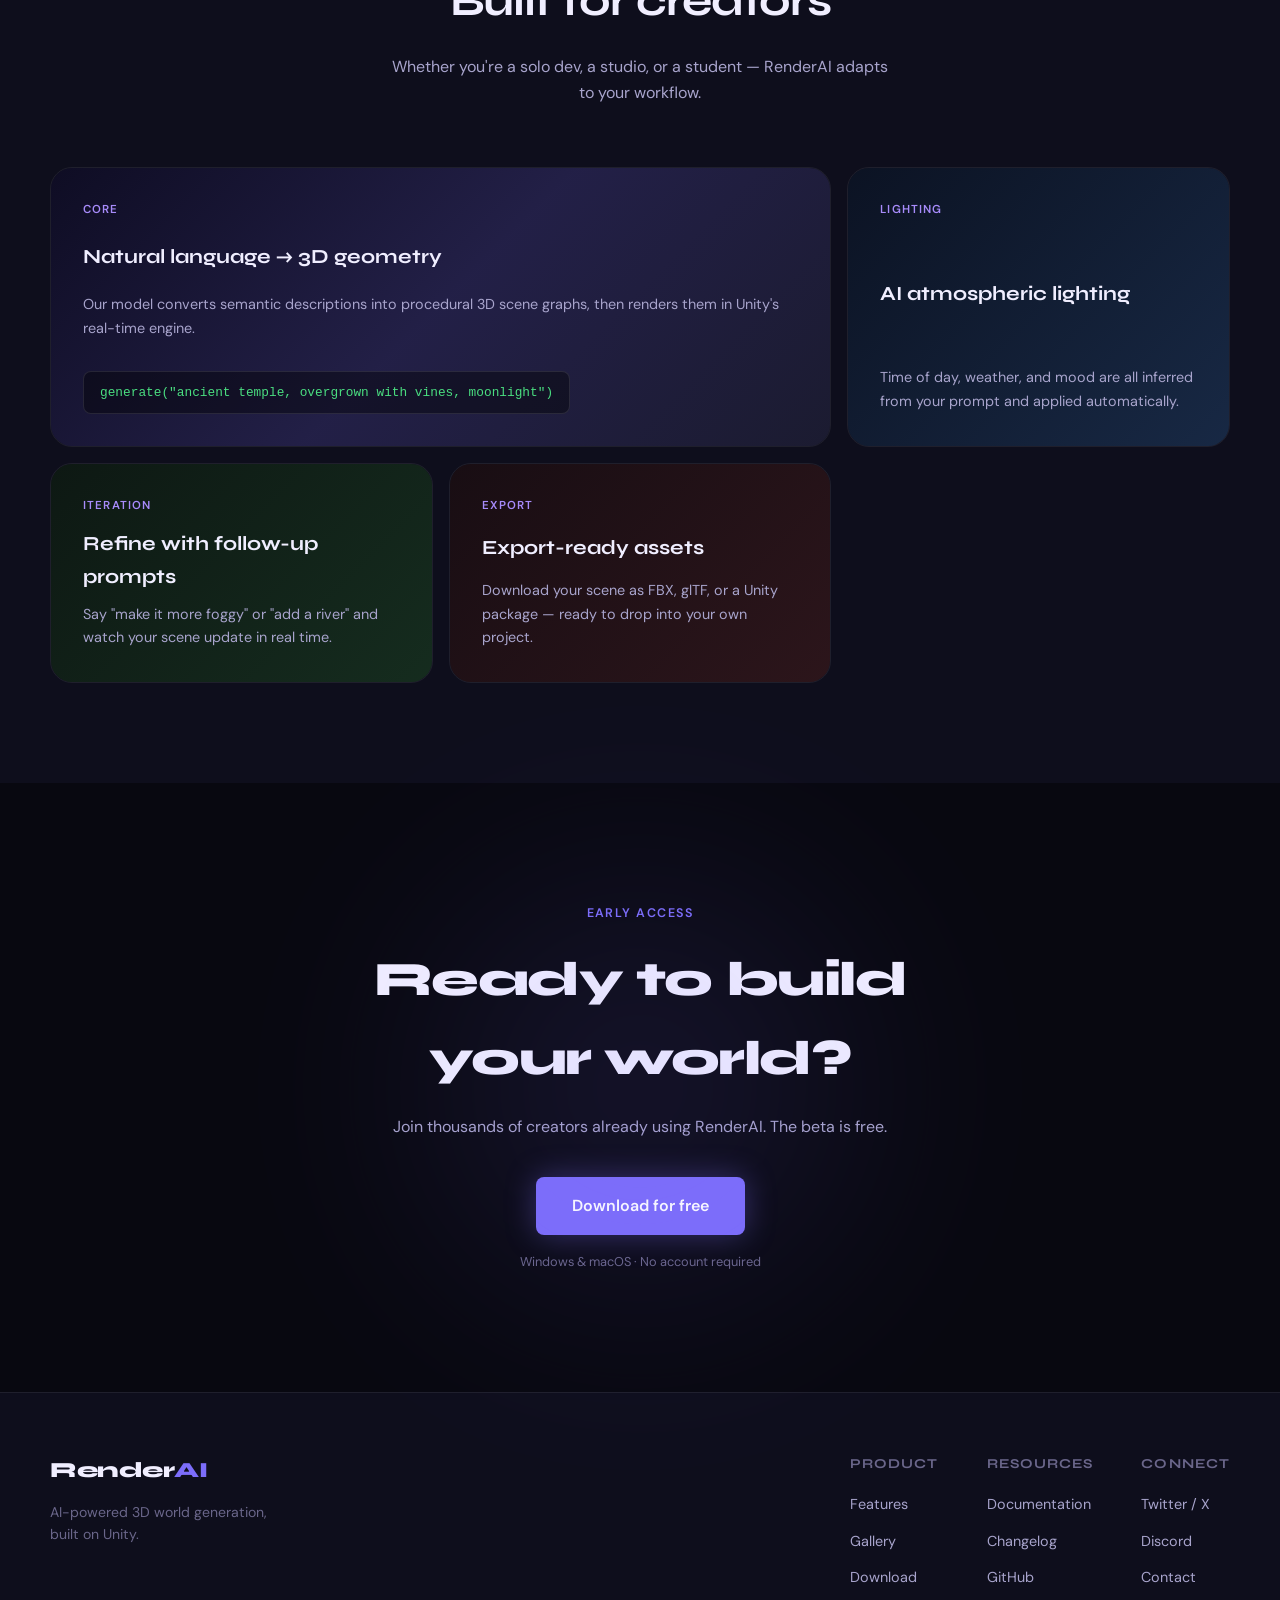
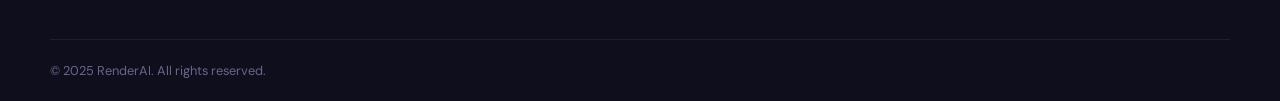
<file: site/index.html>
<!DOCTYPE html>
<html lang="en">
<head>
  <meta charset="UTF-8" />
  <meta name="viewport" content="width=device-width, initial-scale=1.0" />
  <title>RenderAI — AI-Powered 3D World Generator</title>
  <link rel="preconnect" href="https://fonts.googleapis.com" />
  <link rel="preconnect" href="https://fonts.gstatic.com" crossorigin />
  <link href="https://fonts.googleapis.com/css2?family=Syne:wght@400;600;700;800&family=DM+Sans:wght@300;400;500&display=swap" rel="stylesheet" />
  <link rel="stylesheet" href="styles.css" />
</head>
<body>

  <!-- NAV -->
  <nav id="navbar">
    <div class="nav-inner">
      <a href="index.html" class="nav-logo">Render<span>AI</span></a>
      <ul class="nav-links">
        <li><a href="index.html" class="active">Home</a></li>
        <li><a href="features.html">Features</a></li>
        <li><a href="gallery.html">Gallery</a></li>
        <li><a href="docs.html">Docs</a></li>
        <li><a href="download.html" class="nav-cta">Download</a></li>
      </ul>
      <button class="hamburger" id="hamburger" aria-label="Menu">
        <span></span><span></span><span></span>
      </button>
    </div>
  </nav>

  <!-- MOBILE MENU -->
  <div class="mobile-menu" id="mobileMenu">
    <ul>
      <li><a href="index.html">Home</a></li>
      <li><a href="features.html">Features</a></li>
      <li><a href="gallery.html">Gallery</a></li>
      <li><a href="docs.html">Docs</a></li>
      <li><a href="download.html">Download</a></li>
    </ul>
  </div>

  <!-- HERO -->
  <section class="hero">
    <div class="hero-bg">
      <div class="grid-overlay"></div>
      <div class="orb orb-1"></div>
      <div class="orb orb-2"></div>
      <div class="orb orb-3"></div>
    </div>
    <div class="hero-content">
      <div class="hero-badge">
        <span class="badge-dot"></span>
        Powered by Generative AI + Unity
      </div>
      <h1 class="hero-title">
        Describe it.<br />
        <span class="gradient-text">Watch it appear.</span>
      </h1>
      <p class="hero-sub">
        Type a prompt. RenderAI generates a fully rendered, interactive 3D environment — in seconds. No modelling skills required.
      </p>
      <div class="hero-actions">
        <a href="download.html" class="btn btn-primary">Download Beta</a>
        <a href="gallery.html" class="btn btn-ghost">See Gallery ↗</a>
      </div>
      <div class="hero-stats">
        <div class="stat"><span class="stat-num">∞</span><span class="stat-label">Worlds possible</span></div>
        <div class="stat-divider"></div>
        <div class="stat"><span class="stat-num">&lt;5s</span><span class="stat-label">Generation time</span></div>
        <div class="stat-divider"></div>
        <div class="stat"><span class="stat-num">Unity</span><span class="stat-label">Real-time engine</span></div>
      </div>
    </div>
    <div class="hero-visual">
      <div class="terminal-window">
        <div class="terminal-bar">
          <span class="t-dot red"></span>
          <span class="t-dot yellow"></span>
          <span class="t-dot green"></span>
          <span class="t-title">renderai — prompt</span>
        </div>
        <div class="terminal-body">
          <div class="t-line"><span class="t-prompt">$</span> <span class="t-cmd typed">generate "a foggy medieval village at dusk, stone buildings, lanterns glowing"</span></div>
          <div class="t-output" id="terminalOutput"></div>
        </div>
      </div>
      <div class="render-preview" id="renderPreview">
        <div class="render-ring"></div>
        <div class="render-label">3D Scene Preview</div>
      </div>
    </div>
  </section>

  <!-- SCROLL INDICATOR -->
  <div class="scroll-hint">
    <div class="scroll-arrow"></div>
    <span>Scroll to explore</span>
  </div>

  <!-- FEATURE STRIP -->
  <section class="feature-strip">
    <div class="strip-inner">
      <div class="strip-item">
        <div class="strip-icon">✦</div>
        <span>Natural language input</span>
      </div>
      <div class="strip-item">
        <div class="strip-icon">✦</div>
        <span>Real-time Unity rendering</span>
      </div>
      <div class="strip-item">
        <div class="strip-icon">✦</div>
        <span>Export-ready assets</span>
      </div>
      <div class="strip-item">
        <div class="strip-icon">✦</div>
        <span>AI lighting & atmosphere</span>
      </div>
      <div class="strip-item">
        <div class="strip-icon">✦</div>
        <span>Iterate with follow-up prompts</span>
      </div>
    </div>
  </section>

  <!-- SLIDER SECTION -->
  <section class="slider-section" id="showcase">
    <div class="section-header">
      <p class="section-tag">Showcase</p>
      <h2>Same room. Different world.</h2>
      <p class="section-sub">Start with any room. Describe a theme. RenderAI rebuilds it entirely — same space, new reality.</p>
    </div>
    <div class="slider-wrapper">
      <div class="slider-track" id="sliderTrack">

        <!-- SLIDE 1: Base room → Egyptian -->
        <div class="slide">
          <div class="slide-img">
            <svg viewBox="0 0 600 360" xmlns="http://www.w3.org/2000/svg" style="width:100%;height:100%;display:block;">
              <defs>
                <linearGradient id="eg-sky" x1="0" y1="0" x2="0" y2="1">
                  <stop offset="0%" stop-color="#c8860a"/>
                  <stop offset="100%" stop-color="#7a3f00"/>
                </linearGradient>
                <linearGradient id="eg-floor" x1="0" y1="0" x2="0" y2="1">
                  <stop offset="0%" stop-color="#d4a84b"/>
                  <stop offset="100%" stop-color="#8b6914"/>
                </linearGradient>
                <linearGradient id="eg-wall" x1="0" y1="0" x2="1" y2="0">
                  <stop offset="0%" stop-color="#b5860d"/>
                  <stop offset="100%" stop-color="#e8c060"/>
                </linearGradient>
              </defs>
              <!-- Background sky/wall -->
              <rect width="600" height="360" fill="url(#eg-sky)"/>
              <!-- Back wall -->
              <rect x="60" y="40" width="480" height="240" fill="url(#eg-wall)" opacity="0.85"/>
              <!-- Hieroglyph strips on wall -->
              <rect x="60" y="40" width="480" height="18" fill="#c8940a" opacity="0.6"/>
              <rect x="60" y="262" width="480" height="18" fill="#c8940a" opacity="0.6"/>
              <!-- Hieroglyph symbols -->
              <text x="90" y="56" font-size="12" fill="#3d1f00" opacity="0.8">𓂀 𓃠 𓆣 𓇋 𓈖 𓉐 𓊪 𓋴 𓌀 𓍿 𓎛 𓏏 𓐍 𓀭 𓁹</text>
              <text x="90" y="277" font-size="12" fill="#3d1f00" opacity="0.8">𓂀 𓃠 𓆣 𓇋 𓈖 𓉐 𓊪 𓋴 𓌀 𓍿 𓎛 𓏏 𓐍 𓀭 𓁹</text>
              <!-- Floor -->
              <polygon points="0,300 600,300 600,360 0,360" fill="url(#eg-floor)"/>
              <!-- Floor tiles -->
              <line x1="0" y1="330" x2="600" y2="330" stroke="#8b6914" stroke-width="1" opacity="0.5"/>
              <line x1="100" y1="300" x2="100" y2="360" stroke="#8b6914" stroke-width="1" opacity="0.5"/>
              <line x1="200" y1="300" x2="200" y2="360" stroke="#8b6914" stroke-width="1" opacity="0.5"/>
              <line x1="300" y1="300" x2="300" y2="360" stroke="#8b6914" stroke-width="1" opacity="0.5"/>
              <line x1="400" y1="300" x2="400" y2="360" stroke="#8b6914" stroke-width="1" opacity="0.5"/>
              <line x1="500" y1="300" x2="500" y2="360" stroke="#8b6914" stroke-width="1" opacity="0.5"/>
              <!-- Left pillar -->
              <rect x="70" y="55" width="50" height="245" fill="#c8940a"/>
              <rect x="72" y="55" width="46" height="10" fill="#e8c060"/>
              <rect x="72" y="290" width="46" height="10" fill="#e8c060"/>
              <text x="78" y="180" font-size="11" fill="#3d1f00" transform="rotate(90,95,180)">𓂀𓃠𓆣𓇋𓈖𓉐𓊪</text>
              <!-- Right pillar -->
              <rect x="480" y="55" width="50" height="245" fill="#c8940a"/>
              <rect x="482" y="55" width="46" height="10" fill="#e8c060"/>
              <rect x="482" y="290" width="46" height="10" fill="#e8c060"/>
              <text x="488" y="180" font-size="11" fill="#3d1f00" transform="rotate(90,505,180)">𓂀𓃠𓆣𓇋𓈖𓉐𓊪</text>
              <!-- Bed (Egyptian style) -->
              <rect x="200" y="230" width="200" height="60" rx="4" fill="#8b4513"/>
              <rect x="200" y="220" width="200" height="20" rx="3" fill="#d4a84b"/>
              <rect x="200" y="218" width="200" height="8" rx="2" fill="#e8c060"/>
              <!-- Bed legs -->
              <rect x="205" y="287" width="12" height="13" fill="#5c2d00"/>
              <rect x="383" y="287" width="12" height="13" fill="#5c2d00"/>
              <!-- Headboard with eye of horus -->
              <rect x="390" y="195" width="12" height="55" fill="#8b4513"/>
              <ellipse cx="396" cy="210" rx="10" ry="7" fill="#c8940a"/>
              <ellipse cx="396" cy="210" rx="5" ry="4" fill="#3d1f00"/>
              <ellipse cx="396" cy="210" rx="2" ry="2" fill="#e8c060"/>
              <!-- Pillows -->
              <rect x="210" y="222" width="70" height="16" rx="6" fill="#e8c060"/>
              <rect x="295" y="222" width="70" height="16" rx="6" fill="#e8c060"/>
              <!-- Anubis statue left -->
              <rect x="105" y="210" width="20" height="70" fill="#c8940a"/>
              <ellipse cx="115" cy="205" rx="12" ry="15" fill="#c8940a"/>
              <polygon points="109,195 121,195 115,178" fill="#c8940a"/>
              <!-- Torch lights -->
              <rect x="145" y="160" width="8" height="40" fill="#5c2d00"/>
              <ellipse cx="149" cy="158" rx="8" ry="12" fill="#ff8c00" opacity="0.9"/>
              <ellipse cx="149" cy="155" rx="4" ry="7" fill="#ffff00" opacity="0.7"/>
              <rect x="440" y="160" width="8" height="40" fill="#5c2d00"/>
              <ellipse cx="444" cy="158" rx="8" ry="12" fill="#ff8c00" opacity="0.9"/>
              <ellipse cx="444" cy="155" rx="4" ry="7" fill="#ffff00" opacity="0.7"/>
              <!-- Glow from torches -->
              <ellipse cx="149" cy="200" rx="40" ry="60" fill="#ff8c00" opacity="0.08"/>
              <ellipse cx="444" cy="200" rx="40" ry="60" fill="#ff8c00" opacity="0.08"/>
              <!-- Hanging fabric -->
              <polygon points="130,40 200,40 170,120" fill="#8b0000" opacity="0.7"/>
              <polygon points="400,40 470,40 430,120" fill="#8b0000" opacity="0.7"/>
              <!-- Label overlay -->
              <rect x="0" y="300" width="600" height="60" fill="url(#eg-sky)" opacity="0.0"/>
            </svg>
            <div class="slide-overlay">
              <div class="scene-label-inner">
                <div class="scene-icon">🏺</div>
                <span>Egyptian Theme</span>
              </div>
            </div>
          </div>
          <div class="slide-info">
            <div class="slide-before-after">
              <span class="before-tag">Base prompt</span>
              <div class="slide-prompt">"A conventional bedroom"</div>
              <span class="arrow-down">↓</span>
              <span class="after-tag">Follow-up</span>
              <div class="slide-prompt after-prompt">"Turn this room into an Egyptian environment"</div>
            </div>
            <div class="slide-meta">
              <span class="slide-time">⏱ 3.4s</span>
              <span class="slide-engine">Unity HDRP</span>
            </div>
          </div>
        </div>

        <!-- SLIDE 2: Base room → Forest -->
        <div class="slide">
          <div class="slide-img">
            <svg viewBox="0 0 600 360" xmlns="http://www.w3.org/2000/svg" style="width:100%;height:100%;display:block;">
              <defs>
                <linearGradient id="fr-bg" x1="0" y1="0" x2="0" y2="1">
                  <stop offset="0%" stop-color="#0a1a0a"/>
                  <stop offset="100%" stop-color="#1a3a1a"/>
                </linearGradient>
                <linearGradient id="fr-floor" x1="0" y1="0" x2="0" y2="1">
                  <stop offset="0%" stop-color="#2d5a1b"/>
                  <stop offset="100%" stop-color="#1a3a0a"/>
                </linearGradient>
                <linearGradient id="fr-light" x1="0.5" y1="0" x2="0.5" y2="1">
                  <stop offset="0%" stop-color="#90ee90" stop-opacity="0.3"/>
                  <stop offset="100%" stop-color="#90ee90" stop-opacity="0"/>
                </linearGradient>
              </defs>
              <rect width="600" height="360" fill="url(#fr-bg)"/>
              <!-- Back wall of vines/moss -->
              <rect x="60" y="40" width="480" height="260" fill="#1a3a1a" opacity="0.9"/>
              <!-- Vine patterns on wall -->
              <path d="M100,40 Q120,100 100,160 Q80,220 110,280" stroke="#2d5a1b" stroke-width="4" fill="none"/>
              <path d="M150,40 Q130,120 160,200 Q180,250 150,300" stroke="#3a6b22" stroke-width="3" fill="none"/>
              <path d="M450,40 Q470,100 450,180 Q430,240 460,300" stroke="#2d5a1b" stroke-width="4" fill="none"/>
              <path d="M500,40 Q480,130 510,200 Q530,260 490,300" stroke="#3a6b22" stroke-width="3" fill="none"/>
              <!-- Leaves on vines -->
              <ellipse cx="105" cy="100" rx="12" ry="7" fill="#4a7c2f" transform="rotate(-30,105,100)"/>
              <ellipse cx="95" cy="160" rx="10" ry="6" fill="#5a8c3f" transform="rotate(20,95,160)"/>
              <ellipse cx="108" cy="230" rx="11" ry="7" fill="#4a7c2f" transform="rotate(-15,108,230)"/>
              <ellipse cx="455" cy="120" rx="12" ry="7" fill="#4a7c2f" transform="rotate(30,455,120)"/>
              <ellipse cx="445" cy="200" rx="10" ry="6" fill="#5a8c3f" transform="rotate(-20,445,200)"/>
              <!-- Floor - moss and grass -->
              <rect x="0" y="300" width="600" height="60" fill="url(#fr-floor)"/>
              <ellipse cx="150" cy="305" rx="60" ry="12" fill="#3a6b22" opacity="0.7"/>
              <ellipse cx="350" cy="308" rx="80" ry="10" fill="#4a7c2f" opacity="0.5"/>
              <ellipse cx="500" cy="303" rx="50" ry="9" fill="#3a6b22" opacity="0.6"/>
              <!-- Trees/trunks as room walls -->
              <rect x="60" y="60" width="35" height="240" fill="#3d2008" rx="5"/>
              <rect x="505" y="60" width="35" height="240" fill="#3d2008" rx="5"/>
              <!-- Tree canopy at top -->
              <ellipse cx="78" cy="60" rx="55" ry="40" fill="#2d5a1b" opacity="0.9"/>
              <ellipse cx="78" cy="50" rx="40" ry="30" fill="#3a6b22"/>
              <ellipse cx="522" cy="60" rx="55" ry="40" fill="#2d5a1b" opacity="0.9"/>
              <ellipse cx="522" cy="50" rx="40" ry="30" fill="#3a6b22"/>
              <!-- Center canopy ceiling -->
              <ellipse cx="300" cy="30" rx="180" ry="50" fill="#1a3a1a" opacity="0.8"/>
              <ellipse cx="220" cy="45" rx="80" ry="35" fill="#2d5a1b" opacity="0.7"/>
              <ellipse cx="380" cy="45" rx="80" ry="35" fill="#2d5a1b" opacity="0.7"/>
              <!-- Light shafts through canopy -->
              <polygon points="250,40 270,40 310,300 290,300" fill="url(#fr-light)"/>
              <polygon points="320,35 340,35 375,300 355,300" fill="url(#fr-light)"/>
              <!-- Bed (grown into nature) -->
              <rect x="195" y="235" width="210" height="55" rx="6" fill="#3d2008"/>
              <rect x="195" y="222" width="210" height="20" rx="4" fill="#5a8c3f"/>
              <rect x="195" y="220" width="210" height="8" rx="3" fill="#7ab648"/>
              <!-- Bed legs as roots -->
              <path d="M205,290 Q200,310 190,320" stroke="#3d2008" stroke-width="8" fill="none"/>
              <path d="M395,290 Q400,310 410,320" stroke="#3d2008" stroke-width="8" fill="none"/>
              <!-- Pillows -->
              <rect x="208" y="224" width="75" height="14" rx="6" fill="#c8e6a0"/>
              <rect x="300" y="224" width="75" height="14" rx="6" fill="#c8e6a0"/>
              <!-- Mushrooms -->
              <rect x="150" y="285" width="8" height="18" fill="#f5deb3"/>
              <ellipse cx="154" cy="283" rx="16" ry="10" fill="#cc4444"/>
              <ellipse cx="148" cy="281" rx="4" ry="2" fill="white" opacity="0.7"/>
              <ellipse cx="158" cy="279" rx="3" ry="2" fill="white" opacity="0.7"/>
              <rect x="430" y="288" width="6" height="14" fill="#f5deb3"/>
              <ellipse cx="433" cy="286" rx="12" ry="8" fill="#cc4444"/>
              <!-- Fireflies -->
              <circle cx="180" cy="150" r="3" fill="#ccff00" opacity="0.9"/>
              <circle cx="180" cy="150" r="7" fill="#ccff00" opacity="0.15"/>
              <circle cx="420" cy="130" r="3" fill="#ccff00" opacity="0.9"/>
              <circle cx="420" cy="130" r="7" fill="#ccff00" opacity="0.15"/>
              <circle cx="300" cy="170" r="2" fill="#ccff00" opacity="0.8"/>
              <circle cx="300" cy="170" r="6" fill="#ccff00" opacity="0.15"/>
              <circle cx="250" cy="200" r="2" fill="#aaffaa" opacity="0.9"/>
              <circle cx="370" cy="190" r="2" fill="#aaffaa" opacity="0.9"/>
            </svg>
            <div class="slide-overlay">
              <div class="scene-label-inner">
                <div class="scene-icon">🌿</div>
                <span>Forest Theme</span>
              </div>
            </div>
          </div>
          <div class="slide-info">
            <div class="slide-before-after">
              <span class="before-tag">Base prompt</span>
              <div class="slide-prompt">"A conventional bedroom"</div>
              <span class="arrow-down">↓</span>
              <span class="after-tag">Follow-up</span>
              <div class="slide-prompt after-prompt">"Turn this room into a forest environment"</div>
            </div>
            <div class="slide-meta">
              <span class="slide-time">⏱ 4.1s</span>
              <span class="slide-engine">Unity HDRP</span>
            </div>
          </div>
        </div>

        <!-- SLIDE 3: Base room → Cyberpunk -->
        <div class="slide">
          <div class="slide-img">
            <svg viewBox="0 0 600 360" xmlns="http://www.w3.org/2000/svg" style="width:100%;height:100%;display:block;">
              <defs>
                <linearGradient id="cy-bg" x1="0" y1="0" x2="0" y2="1">
                  <stop offset="0%" stop-color="#050510"/>
                  <stop offset="100%" stop-color="#0a0a20"/>
                </linearGradient>
                <linearGradient id="cy-floor" x1="0" y1="0" x2="0" y2="1">
                  <stop offset="0%" stop-color="#111130"/>
                  <stop offset="100%" stop-color="#050515"/>
                </linearGradient>
              </defs>
              <rect width="600" height="360" fill="url(#cy-bg)"/>
              <!-- Back wall - concrete panels -->
              <rect x="60" y="40" width="480" height="260" fill="#0d0d22"/>
              <!-- Panel lines -->
              <line x1="60" y1="120" x2="540" y2="120" stroke="#1a1a40" stroke-width="2"/>
              <line x1="60" y1="200" x2="540" y2="200" stroke="#1a1a40" stroke-width="2"/>
              <line x1="200" y1="40" x2="200" y2="300" stroke="#1a1a40" stroke-width="2"/>
              <line x1="400" y1="40" x2="400" y2="300" stroke="#1a1a40" stroke-width="2"/>
              <!-- Neon strips on wall -->
              <rect x="62" y="118" width="476" height="4" fill="#ff00ff" opacity="0.8"/>
              <rect x="62" y="198" width="476" height="4" fill="#00ffff" opacity="0.8"/>
              <!-- Neon glow -->
              <rect x="62" y="110" width="476" height="20" fill="#ff00ff" opacity="0.06"/>
              <rect x="62" y="190" width="476" height="20" fill="#00ffff" stroke="none" opacity="0.06"/>
              <!-- Left wall panel with screen -->
              <rect x="65" y="50" width="125" height="260" fill="#0a0a1e"/>
              <rect x="70" y="60" width="115" height="80" fill="#050520"/>
              <rect x="72" y="62" width="111" height="76" fill="#001133"/>
              <!-- Screen content -->
              <line x1="75" y1="75" x2="180" y2="75" stroke="#00ffff" stroke-width="1" opacity="0.6"/>
              <line x1="75" y1="85" x2="160" y2="85" stroke="#00ffff" stroke-width="1" opacity="0.4"/>
              <line x1="75" y1="95" x2="170" y2="95" stroke="#00ffff" stroke-width="1" opacity="0.5"/>
              <rect x="75" y="105" width="50" height="20" fill="#00ffff" opacity="0.2"/>
              <text x="80" y="119" font-size="8" fill="#00ffff" opacity="0.8">RENDER.AI</text>
              <!-- Right wall panel -->
              <rect x="410" y="50" width="125" height="260" fill="#0a0a1e"/>
              <!-- Neon vertical strips on sides -->
              <rect x="60" y="40" width="4" height="260" fill="#ff00ff" opacity="0.7"/>
              <rect x="536" y="40" width="4" height="260" fill="#00ffff" opacity="0.7"/>
              <!-- Floor -->
              <rect x="0" y="300" width="600" height="60" fill="url(#cy-floor)"/>
              <!-- Floor grid/reflection -->
              <line x1="0" y1="310" x2="600" y2="310" stroke="#ff00ff" stroke-width="1" opacity="0.15"/>
              <line x1="0" y1="325" x2="600" y2="325" stroke="#00ffff" stroke-width="1" opacity="0.1"/>
              <line x1="100" y1="300" x2="100" y2="360" stroke="#ff00ff" stroke-width="1" opacity="0.08"/>
              <line x1="200" y1="300" x2="200" y2="360" stroke="#ff00ff" stroke-width="1" opacity="0.08"/>
              <line x1="300" y1="300" x2="300" y2="360" stroke="#00ffff" stroke-width="1" opacity="0.08"/>
              <line x1="400" y1="300" x2="400" y2="360" stroke="#00ffff" stroke-width="1" opacity="0.08"/>
              <line x1="500" y1="300" x2="500" y2="360" stroke="#ff00ff" stroke-width="1" opacity="0.08"/>
              <!-- Bed - sleek futuristic -->
              <rect x="195" y="240" width="210" height="50" rx="2" fill="#0d0d2e"/>
              <rect x="193" y="237" width="214" height="10" rx="2" fill="#1a1a40"/>
              <!-- Neon edge on bed -->
              <rect x="193" y="237" width="214" height="2" fill="#ff00ff" opacity="0.9"/>
              <rect x="193" y="287" width="214" height="2" fill="#00ffff" opacity="0.7"/>
              <!-- Bed glow -->
              <rect x="193" y="237" width="214" height="52" fill="#ff00ff" opacity="0.03"/>
              <!-- Pillows -->
              <rect x="208" y="239" width="70" height="12" rx="3" fill="#151535"/>
              <rect x="322" y="239" width="70" height="12" rx="3" fill="#151535"/>
              <!-- Pillow neon edge -->
              <rect x="208" y="239" width="70" height="1.5" fill="#00ffff" opacity="0.6"/>
              <rect x="322" y="239" width="70" height="1.5" fill="#00ffff" opacity="0.6"/>
              <!-- Ceiling lights -->
              <rect x="200" y="40" width="200" height="4" fill="#ff00ff" opacity="0.9"/>
              <rect x="200" y="40" width="200" height="15" fill="#ff00ff" opacity="0.05"/>
              <!-- Holographic display above bed -->
              <rect x="240" y="150" width="120" height="70" fill="#001a33" opacity="0.7" rx="3"/>
              <rect x="240" y="150" width="120" height="70" stroke="#00ffff" stroke-width="1" fill="none" rx="3" opacity="0.5"/>
              <text x="255" y="170" font-size="7" fill="#00ffff" opacity="0.8">▸ SCENE LOADED</text>
              <text x="255" y="182" font-size="7" fill="#ff00ff" opacity="0.7">▸ RENDER.AI v2.1</text>
              <text x="255" y="194" font-size="7" fill="#00ffff" opacity="0.6">▸ UNITY HDRP</text>
              <line x1="300" y1="220" x2="300" y2="240" stroke="#00ffff" stroke-width="1" opacity="0.4" stroke-dasharray="3,3"/>
            </svg>
            <div class="slide-overlay">
              <div class="scene-label-inner">
                <div class="scene-icon">🌆</div>
                <span>Cyberpunk Theme</span>
              </div>
            </div>
          </div>
          <div class="slide-info">
            <div class="slide-before-after">
              <span class="before-tag">Base prompt</span>
              <div class="slide-prompt">"A conventional bedroom"</div>
              <span class="arrow-down">↓</span>
              <span class="after-tag">Follow-up</span>
              <div class="slide-prompt after-prompt">"Turn this room into a cyberpunk environment"</div>
            </div>
            <div class="slide-meta">
              <span class="slide-time">⏱ 4.8s</span>
              <span class="slide-engine">Unity URP</span>
            </div>
          </div>
        </div>

        <!-- SLIDE 4: Base room → Medieval -->
        <div class="slide">
          <div class="slide-img">
            <svg viewBox="0 0 600 360" xmlns="http://www.w3.org/2000/svg" style="width:100%;height:100%;display:block;">
              <defs>
                <linearGradient id="md-bg" x1="0" y1="0" x2="0" y2="1">
                  <stop offset="0%" stop-color="#1a1208"/>
                  <stop offset="100%" stop-color="#2d1f0a"/>
                </linearGradient>
                <linearGradient id="md-wall" x1="0" y1="0" x2="1" y2="1">
                  <stop offset="0%" stop-color="#4a3828"/>
                  <stop offset="100%" stop-color="#3a2a1a"/>
                </linearGradient>
                <linearGradient id="md-floor" x1="0" y1="0" x2="0" y2="1">
                  <stop offset="0%" stop-color="#5c4020"/>
                  <stop offset="100%" stop-color="#3a2810"/>
                </linearGradient>
              </defs>
              <rect width="600" height="360" fill="url(#md-bg)"/>
              <!-- Stone wall -->
              <rect x="60" y="40" width="480" height="260" fill="url(#md-wall)"/>
              <!-- Stone texture blocks -->
              <rect x="62" y="42" width="90" height="35" fill="#4a3828" stroke="#2a1a0a" stroke-width="1"/>
              <rect x="154" y="42" width="100" height="35" fill="#523f2e" stroke="#2a1a0a" stroke-width="1"/>
              <rect x="256" y="42" width="88" height="35" fill="#4a3828" stroke="#2a1a0a" stroke-width="1"/>
              <rect x="346" y="42" width="95" height="35" fill="#523f2e" stroke="#2a1a0a" stroke-width="1"/>
              <rect x="443" y="42" width="95" height="35" fill="#4a3828" stroke="#2a1a0a" stroke-width="1"/>
              <rect x="62" y="79" width="75" height="38" fill="#3e3020" stroke="#2a1a0a" stroke-width="1"/>
              <rect x="139" y="79" width="110" height="38" fill="#4a3828" stroke="#2a1a0a" stroke-width="1"/>
              <rect x="251" y="79" width="95" height="38" fill="#523f2e" stroke="#2a1a0a" stroke-width="1"/>
              <rect x="348" y="79" width="85" height="38" fill="#4a3828" stroke="#2a1a0a" stroke-width="1"/>
              <rect x="435" y="79" width="103" height="38" fill="#3e3020" stroke="#2a1a0a" stroke-width="1"/>
              <!-- More stone rows -->
              <rect x="62" y="119" width="98" height="36" fill="#523f2e" stroke="#2a1a0a" stroke-width="1"/>
              <rect x="162" y="119" width="88" height="36" fill="#4a3828" stroke="#2a1a0a" stroke-width="1"/>
              <rect x="252" y="119" width="102" height="36" fill="#3e3020" stroke="#2a1a0a" stroke-width="1"/>
              <rect x="356" y="119" width="90" height="36" fill="#523f2e" stroke="#2a1a0a" stroke-width="1"/>
              <rect x="448" y="119" width="90" height="36" fill="#4a3828" stroke="#2a1a0a" stroke-width="1"/>
              <!-- Window with light -->
              <rect x="245" y="60" width="110" height="75" fill="#1a0a00"/>
              <rect x="247" y="62" width="106" height="71" fill="#ffcc66" opacity="0.15"/>
              <!-- Window frame -->
              <rect x="243" y="58" width="114" height="79" fill="none" stroke="#5c4020" stroke-width="4"/>
              <line x1="300" y1="58" x2="300" y2="137" stroke="#5c4020" stroke-width="3"/>
              <line x1="243" y1="97" x2="357" y2="97" stroke="#5c4020" stroke-width="3"/>
              <!-- Window arch -->
              <path d="M243,58 Q300,30 357,58" fill="#4a3828" stroke="#5c4020" stroke-width="3"/>
              <!-- Light beam from window -->
              <polygon points="247,62 353,62 380,300 220,300" fill="#ffcc66" opacity="0.04"/>
              <!-- Floor - wooden planks -->
              <rect x="0" y="300" width="600" height="60" fill="url(#md-floor)"/>
              <line x1="0" y1="320" x2="600" y2="320" stroke="#2a1a08" stroke-width="2"/>
              <line x1="0" y1="340" x2="600" y2="340" stroke="#2a1a08" stroke-width="2"/>
              <line x1="80" y1="300" x2="80" y2="360" stroke="#2a1a08" stroke-width="1" opacity="0.5"/>
              <line x1="180" y1="300" x2="180" y2="360" stroke="#2a1a08" stroke-width="1" opacity="0.5"/>
              <line x1="300" y1="300" x2="300" y2="360" stroke="#2a1a08" stroke-width="1" opacity="0.5"/>
              <line x1="420" y1="300" x2="420" y2="360" stroke="#2a1a08" stroke-width="1" opacity="0.5"/>
              <line x1="520" y1="300" x2="520" y2="360" stroke="#2a1a08" stroke-width="1" opacity="0.5"/>
              <!-- Fireplace -->
              <rect x="255" y="220" width="90" height="80" fill="#2a1a08"/>
              <rect x="240" y="215" width="120" height="15" fill="#5c4020"/>
              <rect x="258" y="222" width="84" height="68" fill="#1a0800"/>
              <!-- Fire -->
              <ellipse cx="300" cy="280" rx="25" ry="8" fill="#cc3300" opacity="0.8"/>
              <polygon points="285,280 315,280 308,250 300,240 292,250" fill="#ff6600" opacity="0.9"/>
              <polygon points="290,275 310,275 305,255 300,245 295,255" fill="#ffaa00" opacity="0.8"/>
              <polygon points="295,270 305,270 302,258 300,252 298,258" fill="#ffff00" opacity="0.7"/>
              <!-- Fire glow -->
              <ellipse cx="300" cy="260" rx="45" ry="35" fill="#ff6600" opacity="0.07"/>
              <!-- Bed - wooden medieval -->
              <rect x="130" y="230" width="100" height="60" rx="3" fill="#5c3010"/>
              <rect x="130" y="220" width="100" height="18" rx="2" fill="#7a4520"/>
              <!-- Headboard -->
              <rect x="225" y="200" width="10" height="50" fill="#5c3010"/>
              <rect x="220" y="198" width="20" height="8" rx="2" fill="#7a4520"/>
              <!-- Canopy posts -->
              <rect x="128" y="175" width="6" height="55" fill="#5c3010"/>
              <rect x="226" y="175" width="6" height="45" fill="#5c3010"/>
              <rect x="128" y="172" width="110" height="6" fill="#5c3010"/>
              <!-- Canopy fabric -->
              <rect x="128" y="172" width="110" height="20" fill="#8b0000" opacity="0.8"/>
              <!-- Pillows -->
              <rect x="140" y="222" width="35" height="12" rx="4" fill="#c8b060"/>
              <rect x="185" y="222" width="35" height="12" rx="4" fill="#c8b060"/>
              <!-- Candle left -->
              <rect x="105" y="260" width="8" height="30" fill="#f5deb3"/>
              <rect x="103" y="285" width="12" height="6" fill="#8b6914"/>
              <ellipse cx="109" cy="258" rx="4" ry="6" fill="#ff8c00" opacity="0.9"/>
              <ellipse cx="109" cy="256" rx="2" ry="4" fill="#ffff00" opacity="0.7"/>
              <ellipse cx="109" cy="270" rx="15" ry="20" fill="#ff8c00" opacity="0.07"/>
              <!-- Shield on wall -->
              <path d="M450,80 L490,80 L490,120 L470,140 L450,120 Z" fill="#8b0000"/>
              <line x1="450" y1="80" x2="490" y2="120" stroke="#c8a84b" stroke-width="2"/>
              <line x1="490" y1="80" x2="450" y2="120" stroke="#c8a84b" stroke-width="2"/>
              <!-- Sword on wall -->
              <rect x="415" y="70" width="5" height="80" fill="#c0c0c0"/>
              <rect x="405" y="100" width="25" height="5" fill="#c8a84b"/>
              <rect x="417" y="145" width="8" height="15" rx="2" fill="#8b4513"/>
            </svg>
            <div class="slide-overlay">
              <div class="scene-label-inner">
                <div class="scene-icon">🏰</div>
                <span>Medieval Theme</span>
              </div>
            </div>
          </div>
          <div class="slide-info">
            <div class="slide-before-after">
              <span class="before-tag">Base prompt</span>
              <div class="slide-prompt">"A conventional bedroom"</div>
              <span class="arrow-down">↓</span>
              <span class="after-tag">Follow-up</span>
              <div class="slide-prompt after-prompt">"Turn this room into a medieval castle chamber"</div>
            </div>
            <div class="slide-meta">
              <span class="slide-time">⏱ 2.9s</span>
              <span class="slide-engine">Unity HDRP</span>
            </div>
          </div>
        </div>

        <!-- SLIDE 4: Base room (original) -->
        <div class="slide">
          <div class="slide-img">
            <svg viewBox="0 0 600 360" xmlns="http://www.w3.org/2000/svg" style="width:100%;height:100%;display:block;">
              <defs>
                <linearGradient id="base-wall" x1="0" y1="0" x2="0" y2="1">
                  <stop offset="0%" stop-color="#d4c9b8"/>
                  <stop offset="100%" stop-color="#c0b5a4"/>
                </linearGradient>
                <linearGradient id="base-floor" x1="0" y1="0" x2="0" y2="1">
                  <stop offset="0%" stop-color="#b8956a"/>
                  <stop offset="100%" stop-color="#9a7a55"/>
                </linearGradient>
                <linearGradient id="base-sky" x1="0.5" y1="0" x2="0.5" y2="1">
                  <stop offset="0%" stop-color="#87ceeb"/>
                  <stop offset="100%" stop-color="#b0d8f0"/>
                </linearGradient>
              </defs>
              <!-- Room background -->
              <rect width="600" height="360" fill="#e8e0d4"/>
              <!-- Back wall -->
              <rect x="60" y="40" width="480" height="260" fill="url(#base-wall)"/>
              <!-- Skirting board -->
              <rect x="60" y="285" width="480" height="15" fill="#c0a88a"/>
              <!-- Window -->
              <rect x="240" y="60" width="120" height="110" fill="url(#base-sky)"/>
              <rect x="238" y="58" width="124" height="114" fill="none" stroke="#d4c9b8" stroke-width="6"/>
              <line x1="300" y1="58" x2="300" y2="172" stroke="#d4c9b8" stroke-width="4"/>
              <line x1="238" y1="115" x2="362" y2="115" stroke="#d4c9b8" stroke-width="4"/>
              <!-- Window light -->
              <polygon points="245,65 355,65 390,300 210,300" fill="#fff8e0" opacity="0.12"/>
              <!-- Curtains -->
              <rect x="218" y="55" width="28" height="120" fill="#8b7355" opacity="0.9"/>
              <rect x="354" y="55" width="28" height="120" fill="#8b7355" opacity="0.9"/>
              <!-- Floor -->
              <rect x="0" y="300" width="600" height="60" fill="url(#base-floor)"/>
              <!-- Floor planks -->
              <line x1="0" y1="318" x2="600" y2="318" stroke="#9a7a55" stroke-width="1.5"/>
              <line x1="0" y1="336" x2="600" y2="336" stroke="#9a7a55" stroke-width="1.5"/>
              <line x1="0" y1="354" x2="600" y2="354" stroke="#9a7a55" stroke-width="1.5"/>
              <line x1="90" y1="300" x2="90" y2="360" stroke="#9a7a55" stroke-width="1"/>
              <line x1="200" y1="300" x2="200" y2="360" stroke="#9a7a55" stroke-width="1"/>
              <line x1="320" y1="300" x2="320" y2="360" stroke="#9a7a55" stroke-width="1"/>
              <line x1="450" y1="300" x2="450" y2="360" stroke="#9a7a55" stroke-width="1"/>
              <!-- Bed frame -->
              <rect x="190" y="230" width="220" height="60" rx="4" fill="#8b6340"/>
              <rect x="190" y="218" width="220" height="20" rx="3" fill="#a07848"/>
              <!-- Headboard -->
              <rect x="402" y="195" width="12" height="65" fill="#8b6340"/>
              <rect x="396" y="192" width="24" height="10" rx="3" fill="#a07848"/>
              <!-- Mattress -->
              <rect x="193" y="220" width="214" height="68" rx="2" fill="#f0ebe0"/>
              <!-- Duvet -->
              <rect x="193" y="238" width="214" height="50" rx="2" fill="#d4c4a8"/>
              <!-- Pillows -->
              <rect x="205" y="222" width="75" height="18" rx="6" fill="#fff8f0"/>
              <rect x="295" y="222" width="75" height="18" rx="6" fill="#fff8f0"/>
              <!-- Bedside tables -->
              <rect x="140" y="255" width="48" height="45" rx="3" fill="#9a7848"/>
              <rect x="412" y="255" width="48" height="45" rx="3" fill="#9a7848"/>
              <!-- Lamp left -->
              <rect x="158" y="235" width="6" height="22" fill="#c0a070"/>
              <polygon points="148,234 174,234 168,215 154,215" fill="#e8e0c8"/>
              <ellipse cx="161" cy="234" rx="13" ry="4" fill="#d4c8a0" opacity="0.5"/>
              <!-- Lamp right -->
              <rect x="433" y="235" width="6" height="22" fill="#c0a070"/>
              <polygon points="423,234 449,234 443,215 429,215" fill="#e8e0c8"/>
              <ellipse cx="436" cy="234" rx="13" ry="4" fill="#d4c8a0" opacity="0.5"/>
              <!-- Picture on wall -->
              <rect x="115" y="100" width="70" height="55" fill="#8b7355"/>
              <rect x="118" y="103" width="64" height="49" fill="#6a8fa0"/>
              <ellipse cx="140" cy="120" rx="15" ry="15" fill="#f0c860" opacity="0.7"/>
              <rect x="130" y="130" width="30" height="20" fill="#5a8a6a" opacity="0.8"/>
              <!-- Rug -->
              <ellipse cx="300" cy="310" rx="120" ry="18" fill="#8b4513" opacity="0.4"/>
            </svg>
            <div class="slide-overlay">
              <div class="scene-label-inner">
                <div class="scene-icon">🛏</div>
                <span>Base Room (Starting Point)</span>
              </div>
            </div>
          </div>
          <div class="slide-info">
            <div class="slide-before-after">
              <span class="before-tag">Starting point</span>
              <div class="slide-prompt">"A conventional bedroom with a double bed, two bedside lamps, wooden floor"</div>
              <span class="arrow-down">↓</span>
              <span class="after-tag">Then say...</span>
              <div class="slide-prompt after-prompt">"Turn this into an Egyptian / forest / cyberpunk environment"</div>
            </div>
            <div class="slide-meta">
              <span class="slide-time">⏱ 1.8s</span>
              <span class="slide-engine">Unity HDRP</span>
            </div>
          </div>
        </div>
                <span>Bioluminescent Forest</span>
              </div>
            </div>
          </div>
          <div class="slide-info">
            <div class="slide-prompt">"A deep forest at night where plants glow with soft blue-green bioluminescence, misty air"</div>
            <div class="slide-meta">
              <span class="slide-time">⏱ 5.1s</span>
              <span class="slide-engine">Unity HDRP</span>
            </div>
          </div>
        </div>

        <div class="slide">
          <div class="slide-img" style="background: linear-gradient(135deg, #00111a 0%, #002233 30%, #004466 55%, #0077aa 80%, #55ccff 100%);">
            <div class="slide-overlay">
              <div class="scene-particles">
                <div class="particle"></div><div class="particle"></div>
                <div class="particle"></div><div class="particle"></div>
              </div>
              <div class="scene-label-inner">
                <div class="scene-icon">🌊</div>
                <span>Underwater Ruins</span>
              </div>
            </div>
          </div>
          <div class="slide-info">
            <div class="slide-prompt">"Ancient sunken ruins deep underwater, shafts of light through the water, coral growth"</div>
            <div class="slide-meta">
              <span class="slide-time">⏱ 3.7s</span>
              <span class="slide-engine">Unity URP</span>
            </div>
          </div>
        </div>

      </div>

      <button class="slider-btn slider-prev" id="prevBtn" aria-label="Previous">‹</button>
      <button class="slider-btn slider-next" id="nextBtn" aria-label="Next">›</button>

      <div class="slider-dots" id="sliderDots"></div>
    </div>
  </section>

  <!-- HOW IT WORKS -->
  <section class="how-section">
    <div class="section-header">
      <p class="section-tag">Workflow</p>
      <h2>Three steps to a 3D world</h2>
    </div>
    <div class="steps-grid">
      <div class="step-card">
        <div class="step-num">01</div>
        <div class="step-icon-wrap">
          <div class="step-icon">✍</div>
        </div>
        <h3>Write your prompt</h3>
        <p>Describe your scene in plain language. Be specific or abstract — RenderAI understands both.</p>
        <div class="step-example">"A desert oasis at noon with palm trees, clear water, distant dunes"</div>
      </div>
      <div class="step-connector">→</div>
      <div class="step-card">
        <div class="step-num">02</div>
        <div class="step-icon-wrap">
          <div class="step-icon">⚡</div>
        </div>
        <h3>AI generates the scene</h3>
        <p>Our AI interprets your prompt, builds geometry, applies materials, places objects and sets lighting — all automatically.</p>
        <div class="step-bar">
          <div class="step-bar-fill"></div>
        </div>
      </div>
      <div class="step-connector">→</div>
      <div class="step-card">
        <div class="step-num">03</div>
        <div class="step-icon-wrap">
          <div class="step-icon">🎮</div>
        </div>
        <h3>Explore & export</h3>
        <p>Walk through your scene in Unity, refine with follow-up prompts, then export assets for your project.</p>
        <a href="features.html" class="step-link">See export options →</a>
      </div>
    </div>
  </section>

  <!-- FEATURE CARDS -->
  <section class="features-section">
    <div class="section-header">
      <p class="section-tag">Capabilities</p>
      <h2>Built for creators</h2>
      <p class="section-sub">Whether you're a solo dev, a studio, or a student — RenderAI adapts to your workflow.</p>
    </div>
    <div class="features-grid">
      <div class="feature-card feature-card-large">
        <div class="feature-card-bg" style="background: linear-gradient(135deg, #0f0c29, #302b63, #24243e);"></div>
        <div class="feature-card-content">
          <div class="feature-tag">Core</div>
          <h3>Natural language → 3D geometry</h3>
          <p>Our model converts semantic descriptions into procedural 3D scene graphs, then renders them in Unity's real-time engine.</p>
          <div class="feature-gfx">
            <div class="code-chip">generate("ancient temple, overgrown with vines, moonlight")</div>
          </div>
        </div>
      </div>
      <div class="feature-card">
        <div class="feature-card-bg" style="background: linear-gradient(135deg, #0a1628, #1e3a5f);"></div>
        <div class="feature-card-content">
          <div class="feature-tag">Lighting</div>
          <h3>AI atmospheric lighting</h3>
          <p>Time of day, weather, and mood are all inferred from your prompt and applied automatically.</p>
        </div>
      </div>
      <div class="feature-card">
        <div class="feature-card-bg" style="background: linear-gradient(135deg, #0d1f0d, #1a4020);"></div>
        <div class="feature-card-content">
          <div class="feature-tag">Iteration</div>
          <h3>Refine with follow-up prompts</h3>
          <p>Say "make it more foggy" or "add a river" and watch your scene update in real time.</p>
        </div>
      </div>
      <div class="feature-card">
        <div class="feature-card-bg" style="background: linear-gradient(135deg, #1f0d0d, #401a1a);"></div>
        <div class="feature-card-content">
          <div class="feature-tag">Export</div>
          <h3>Export-ready assets</h3>
          <p>Download your scene as FBX, glTF, or a Unity package — ready to drop into your own project.</p>
        </div>
      </div>
    </div>
  </section>

  <!-- CTA BANNER -->
  <section class="cta-section">
    <div class="cta-inner">
      <div class="cta-orb"></div>
      <p class="cta-tag">Early Access</p>
      <h2 class="cta-title">Ready to build your world?</h2>
      <p class="cta-sub">Join thousands of creators already using RenderAI. The beta is free.</p>
      <a href="download.html" class="btn btn-primary btn-lg">Download for free</a>
      <p class="cta-note">Windows & macOS · No account required</p>
    </div>
  </section>

  <!-- FOOTER -->
  <footer class="footer">
    <div class="footer-inner">
      <div class="footer-brand">
        <a href="index.html" class="nav-logo">Render<span>AI</span></a>
        <p>AI-powered 3D world generation, built on Unity.</p>
      </div>
      <div class="footer-links">
        <div class="footer-col">
          <h4>Product</h4>
          <ul>
            <li><a href="features.html">Features</a></li>
            <li><a href="gallery.html">Gallery</a></li>
            <li><a href="download.html">Download</a></li>
          </ul>
        </div>
        <div class="footer-col">
          <h4>Resources</h4>
          <ul>
            <li><a href="docs.html">Documentation</a></li>
            <li><a href="#">Changelog</a></li>
            <li><a href="#">GitHub</a></li>
          </ul>
        </div>
        <div class="footer-col">
          <h4>Connect</h4>
          <ul>
            <li><a href="#">Twitter / X</a></li>
            <li><a href="#">Discord</a></li>
            <li><a href="#">Contact</a></li>
          </ul>
        </div>
      </div>
    </div>
    <div class="footer-bottom">
      <p>© 2025 RenderAI. All rights reserved.</p>
    </div>
  </footer>

  <script src="main.js"></script>
</body>
</html>
</file>
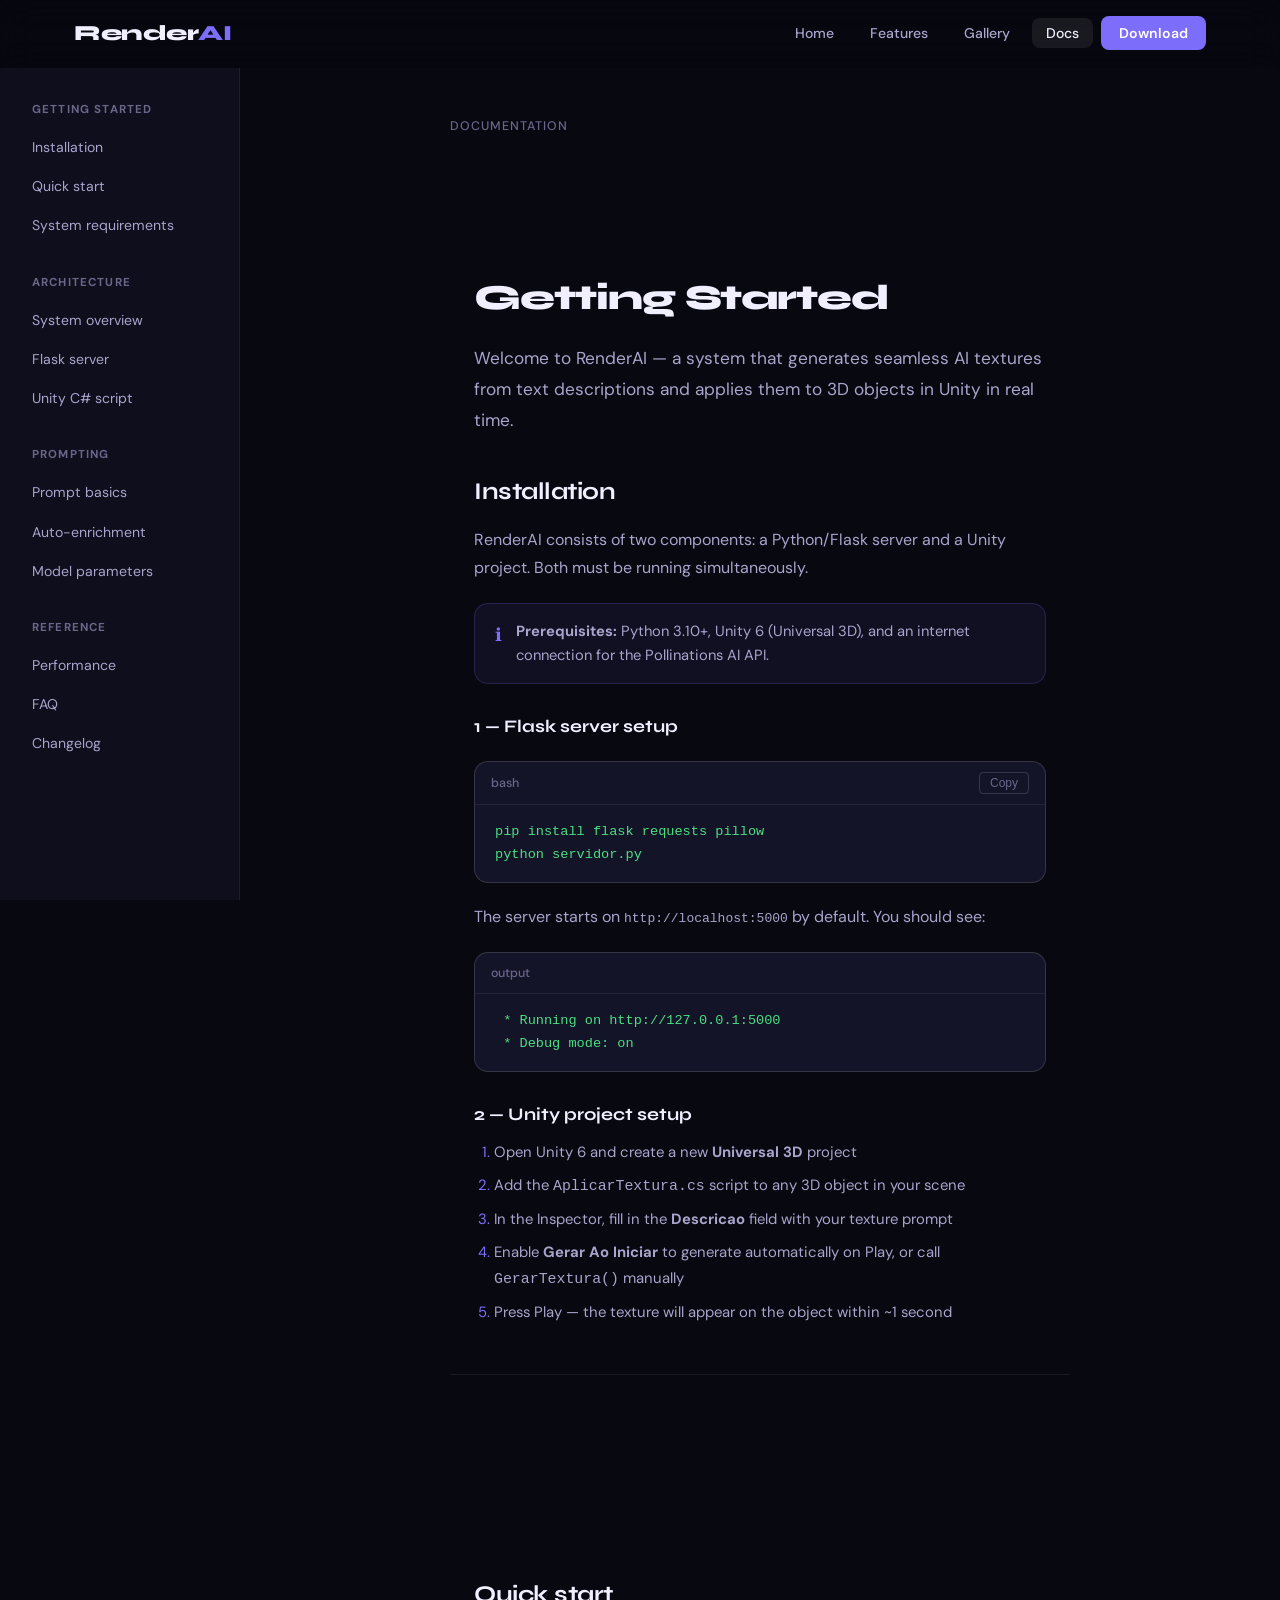
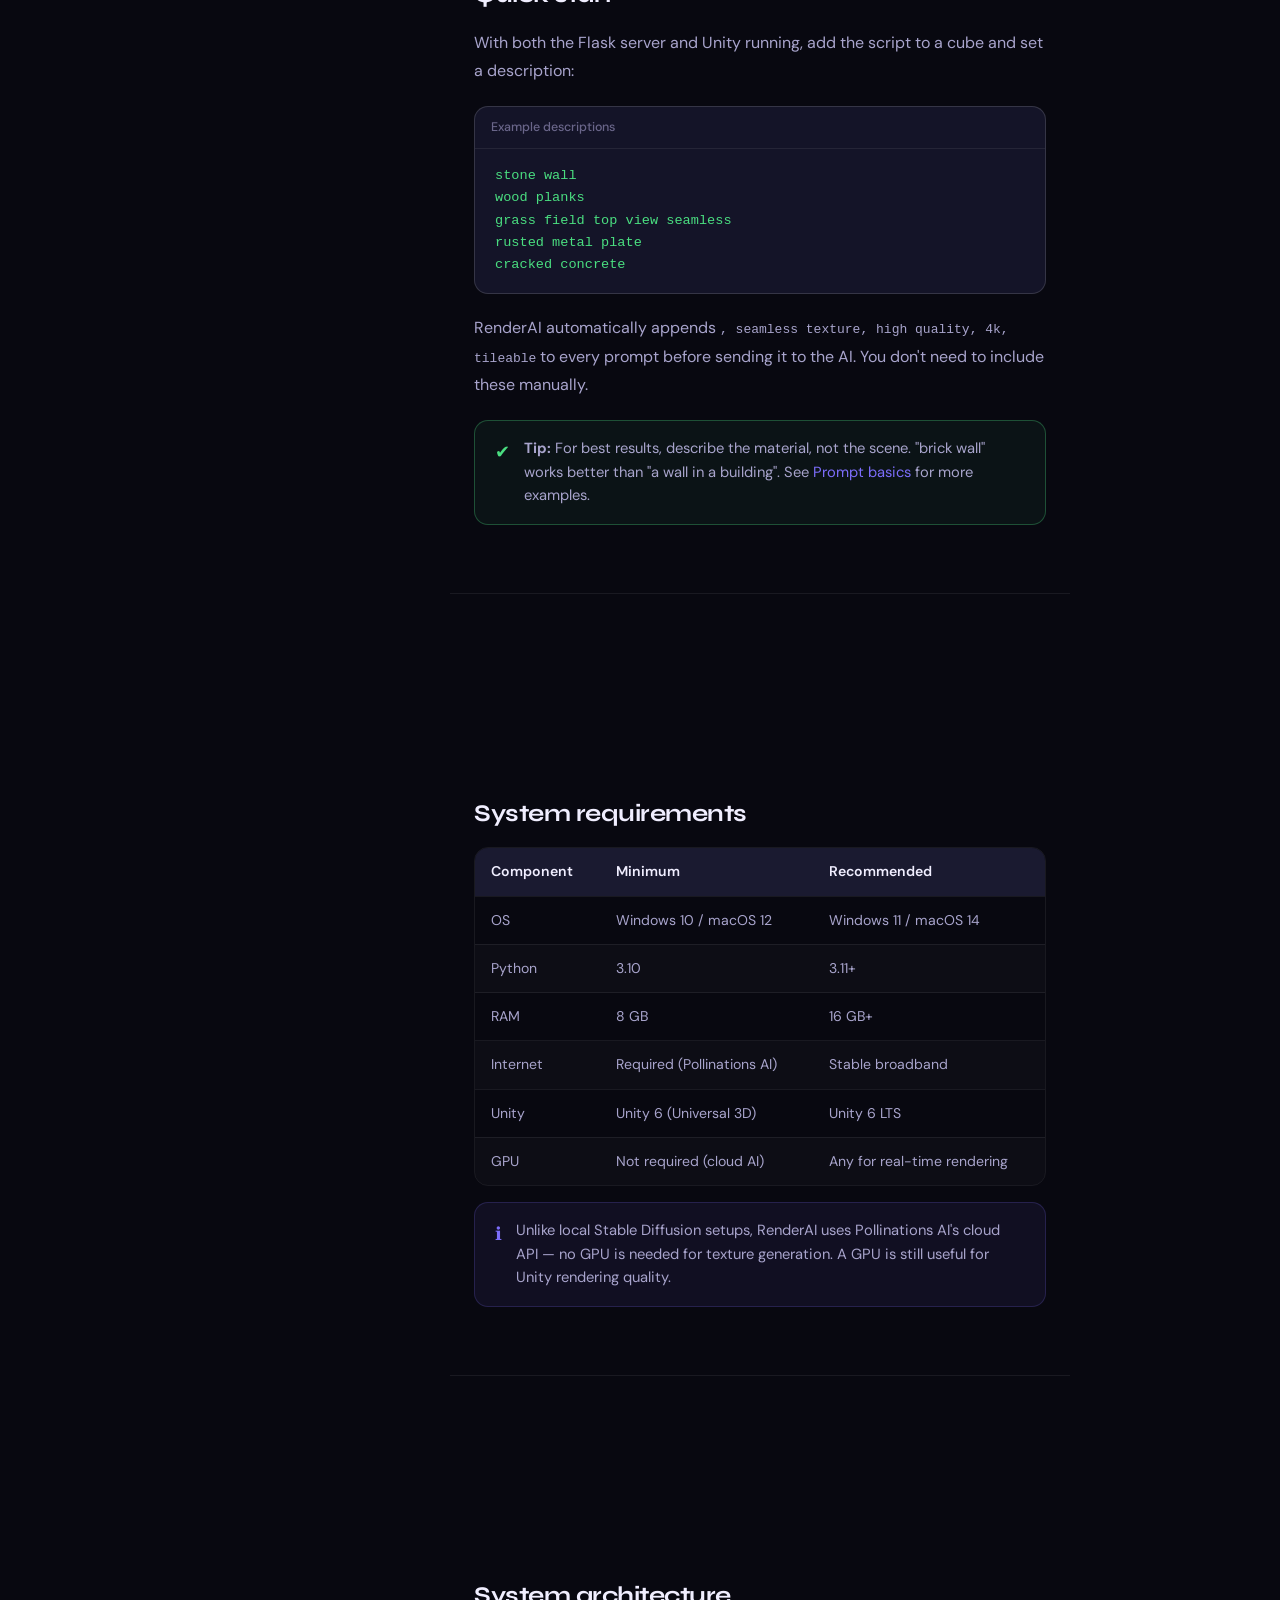
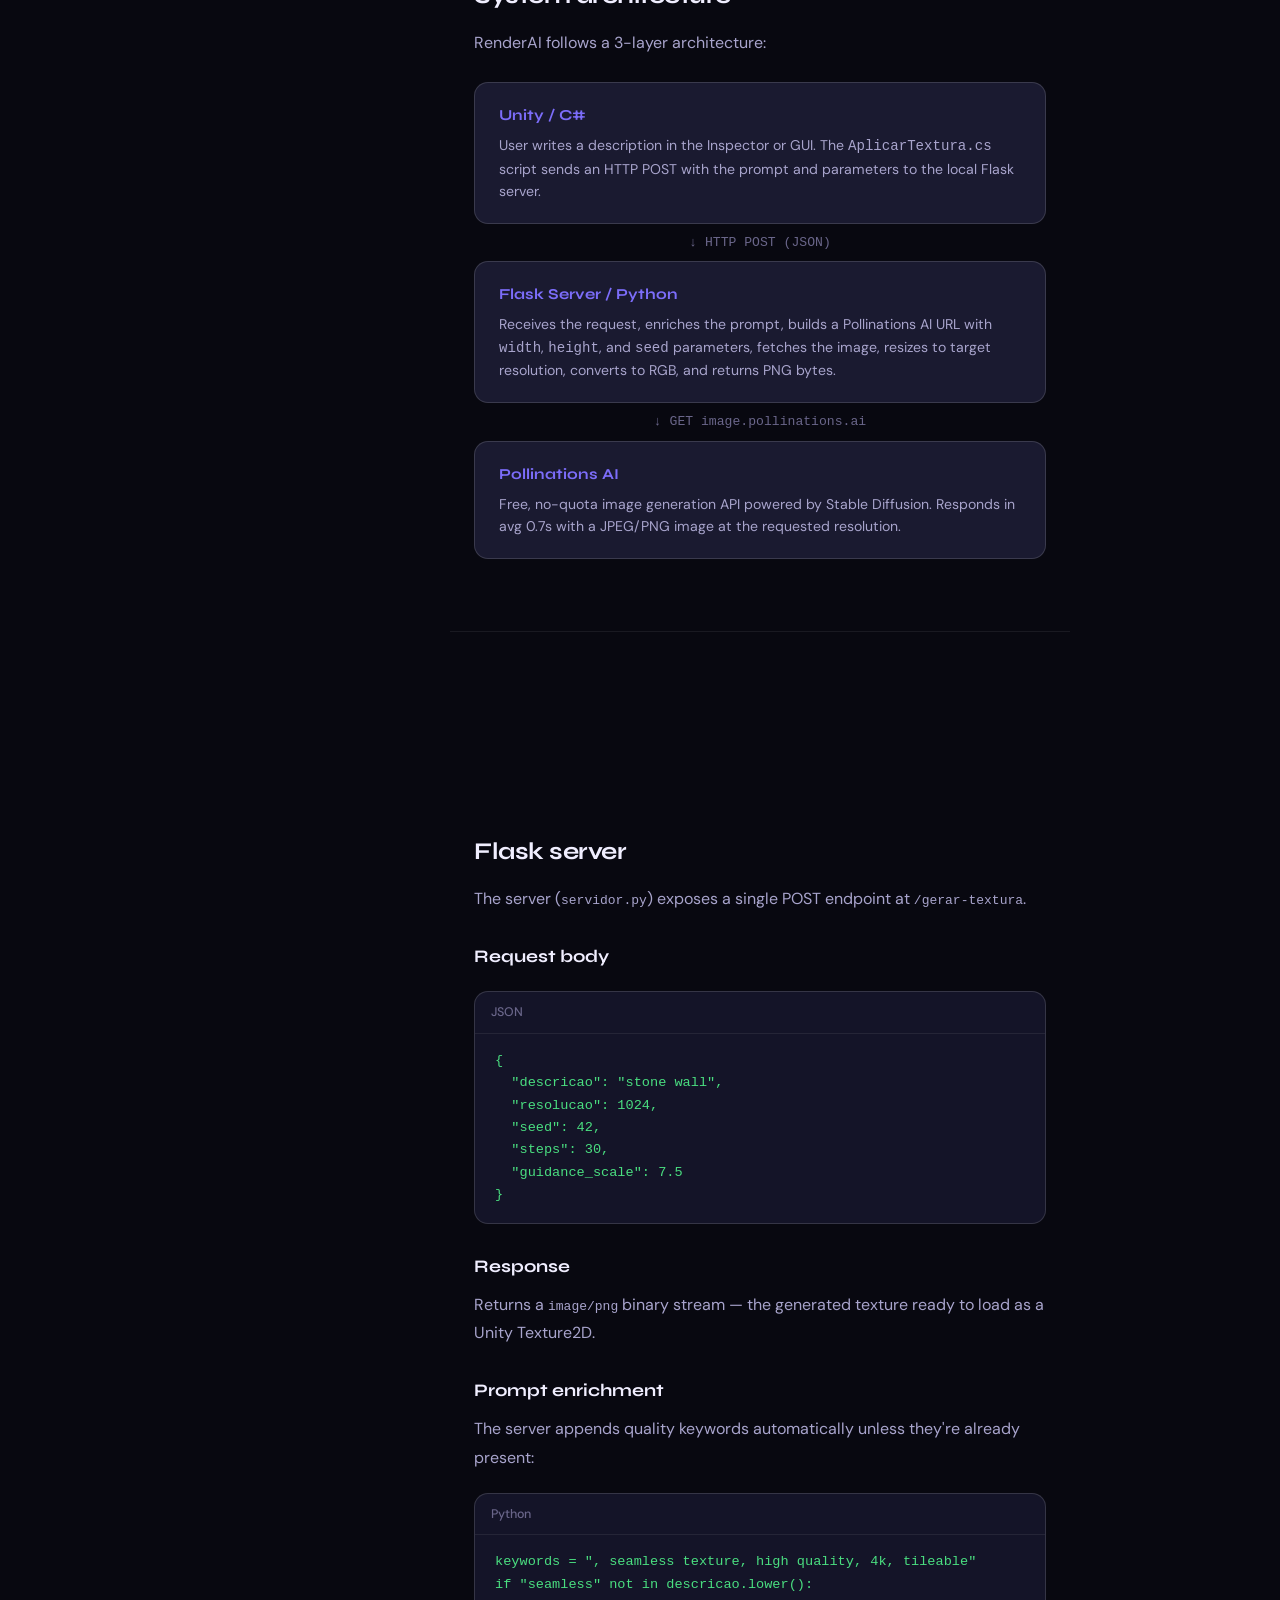
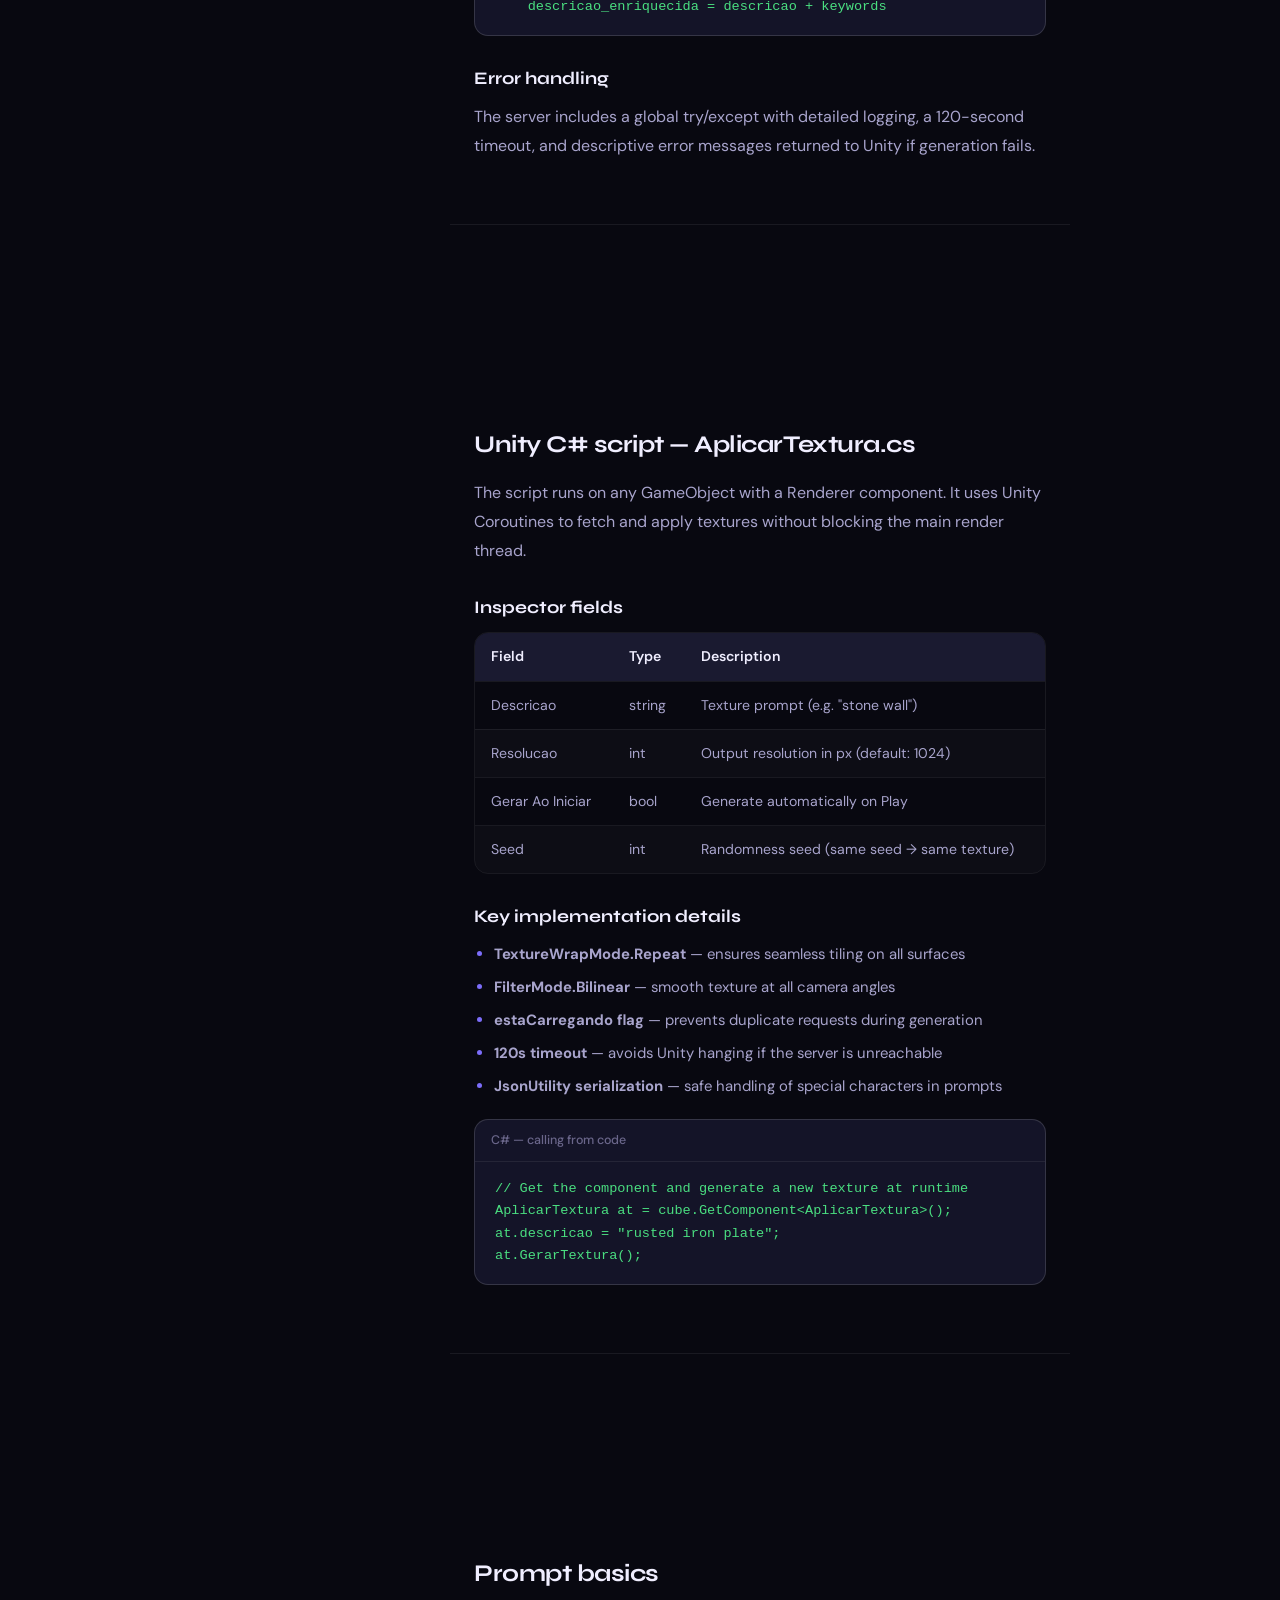
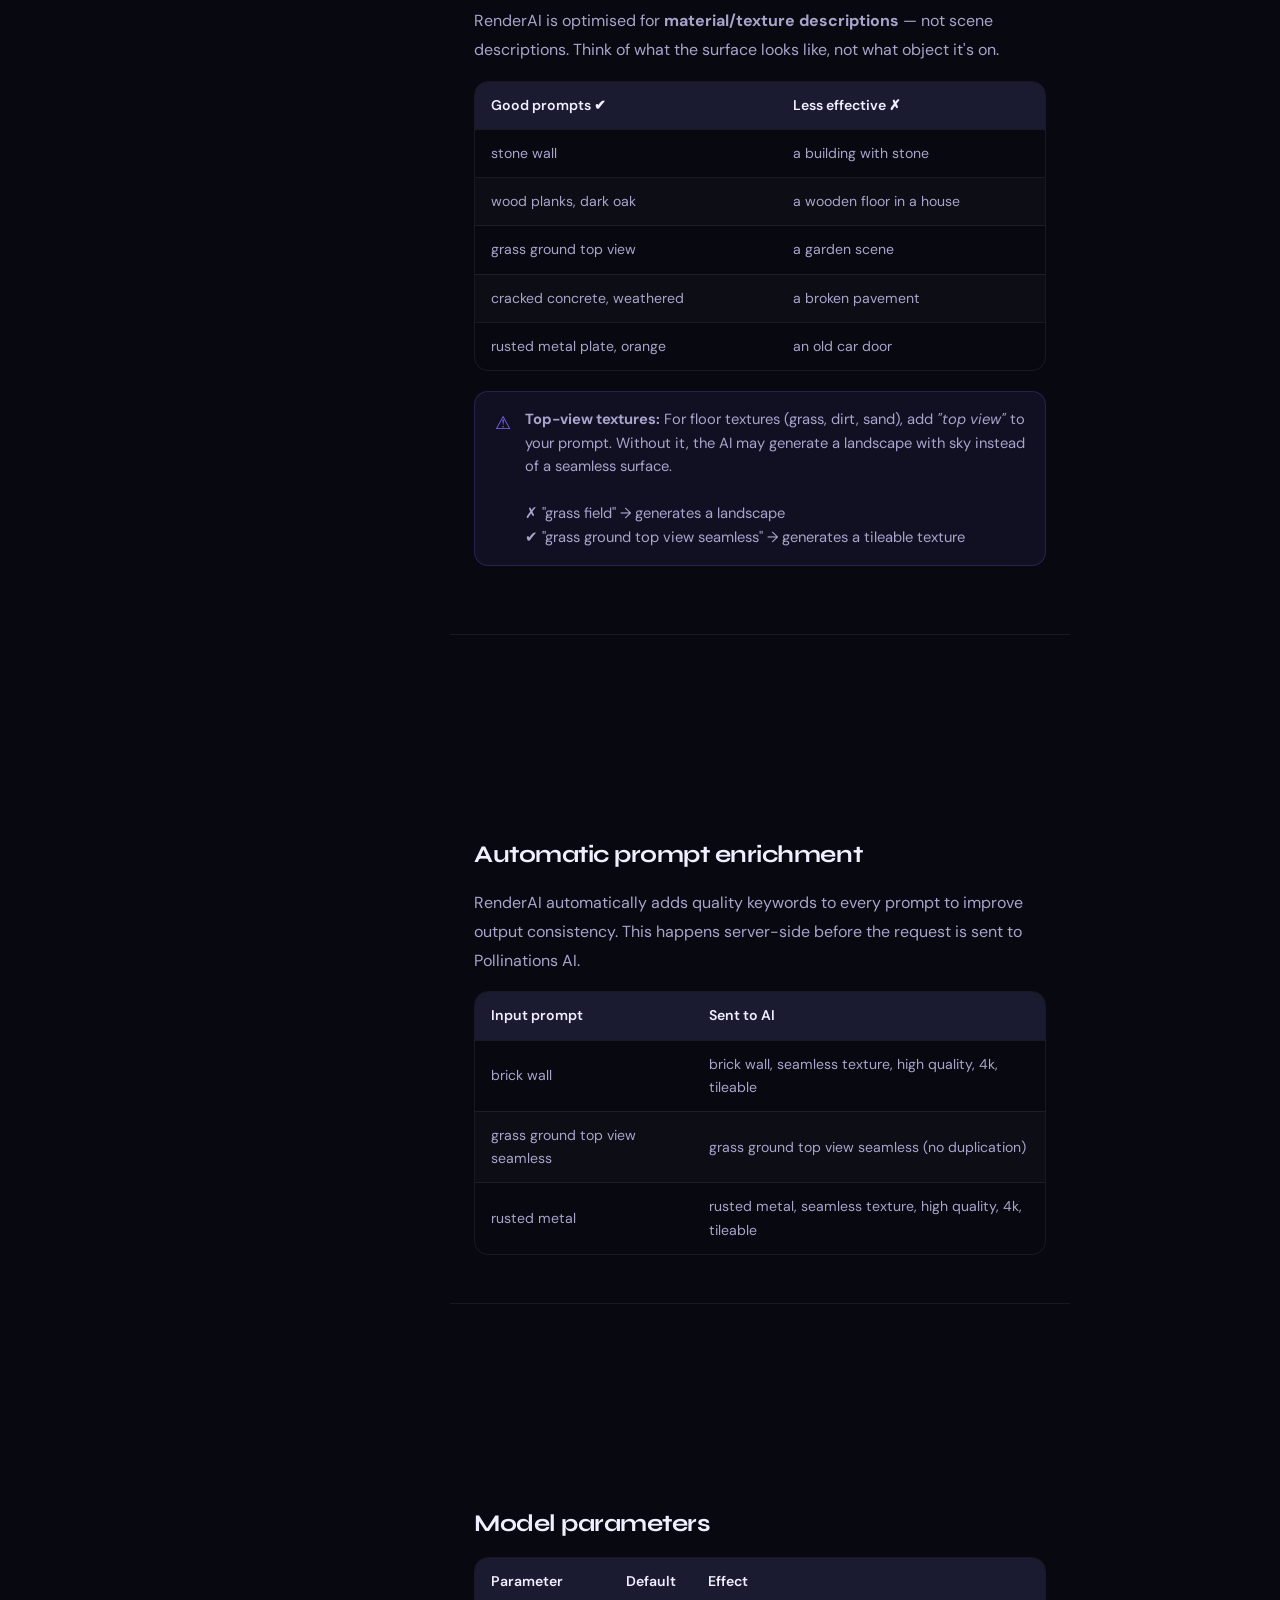
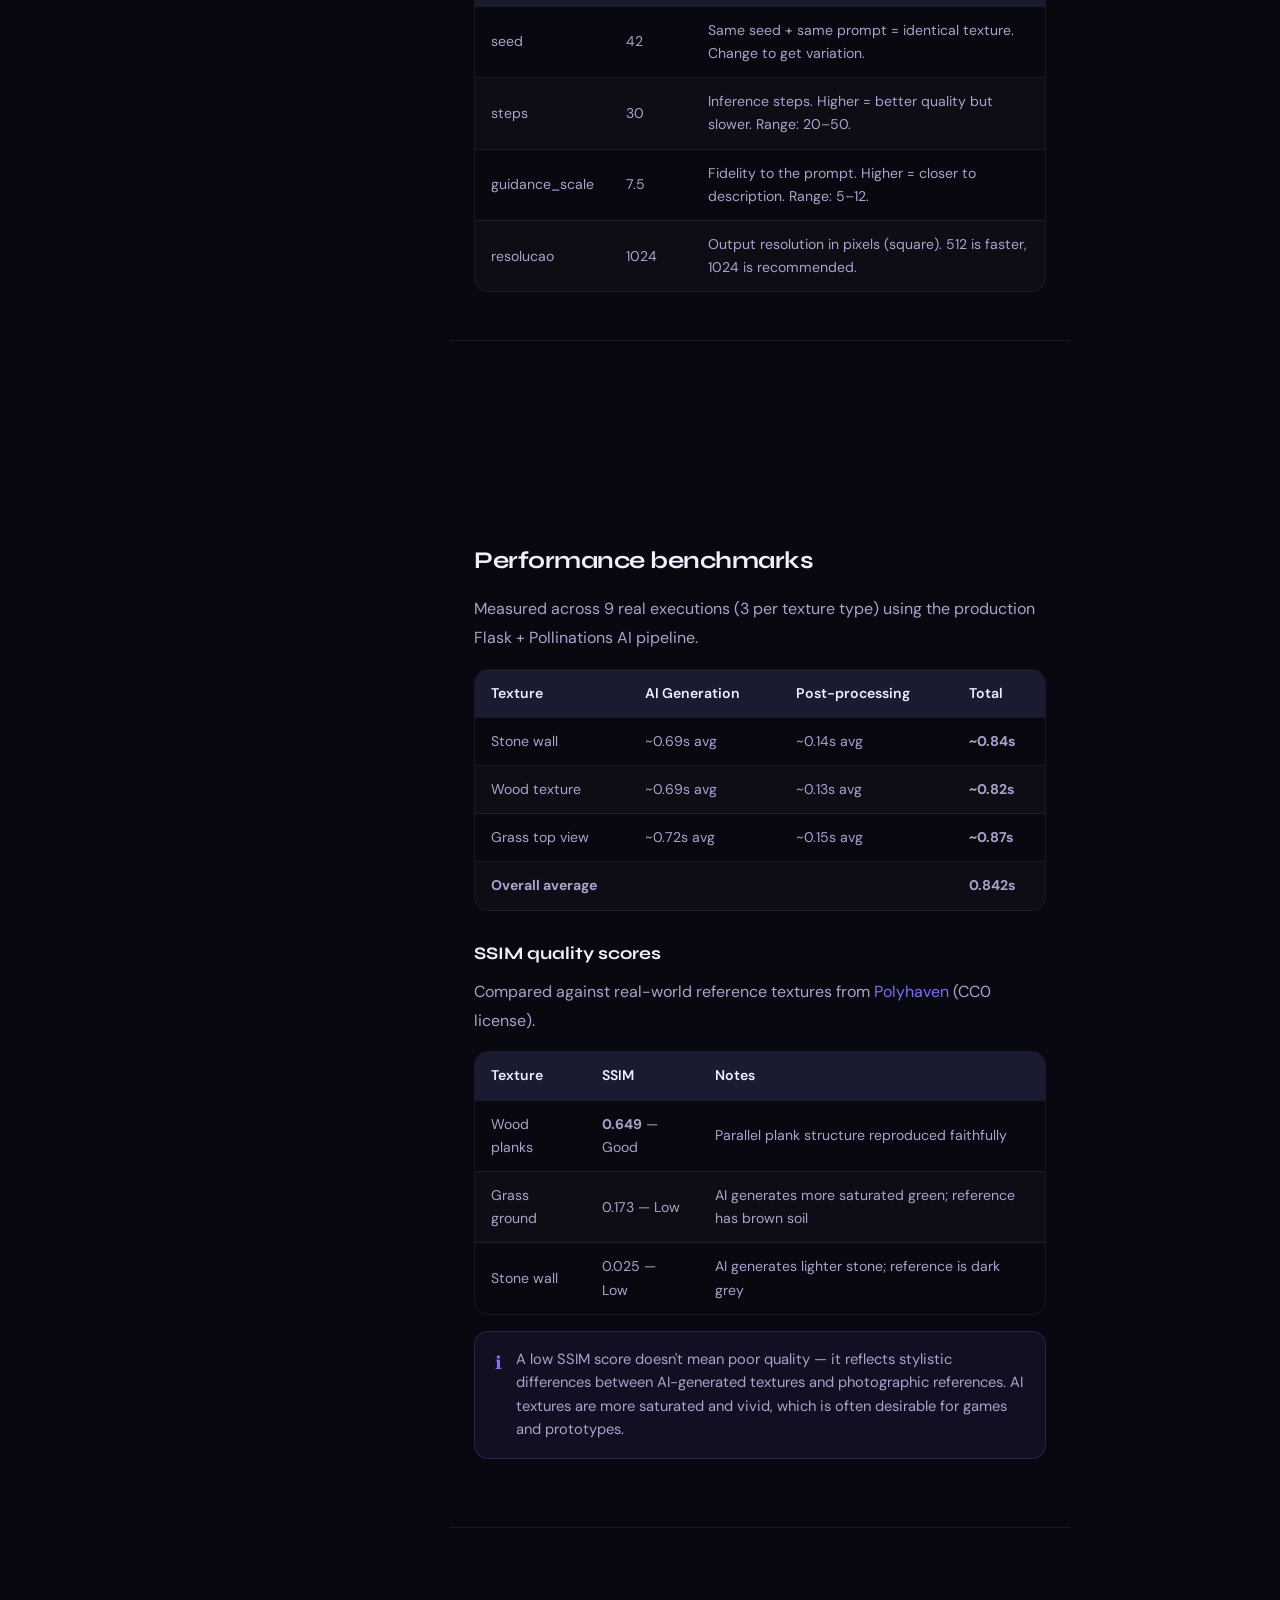
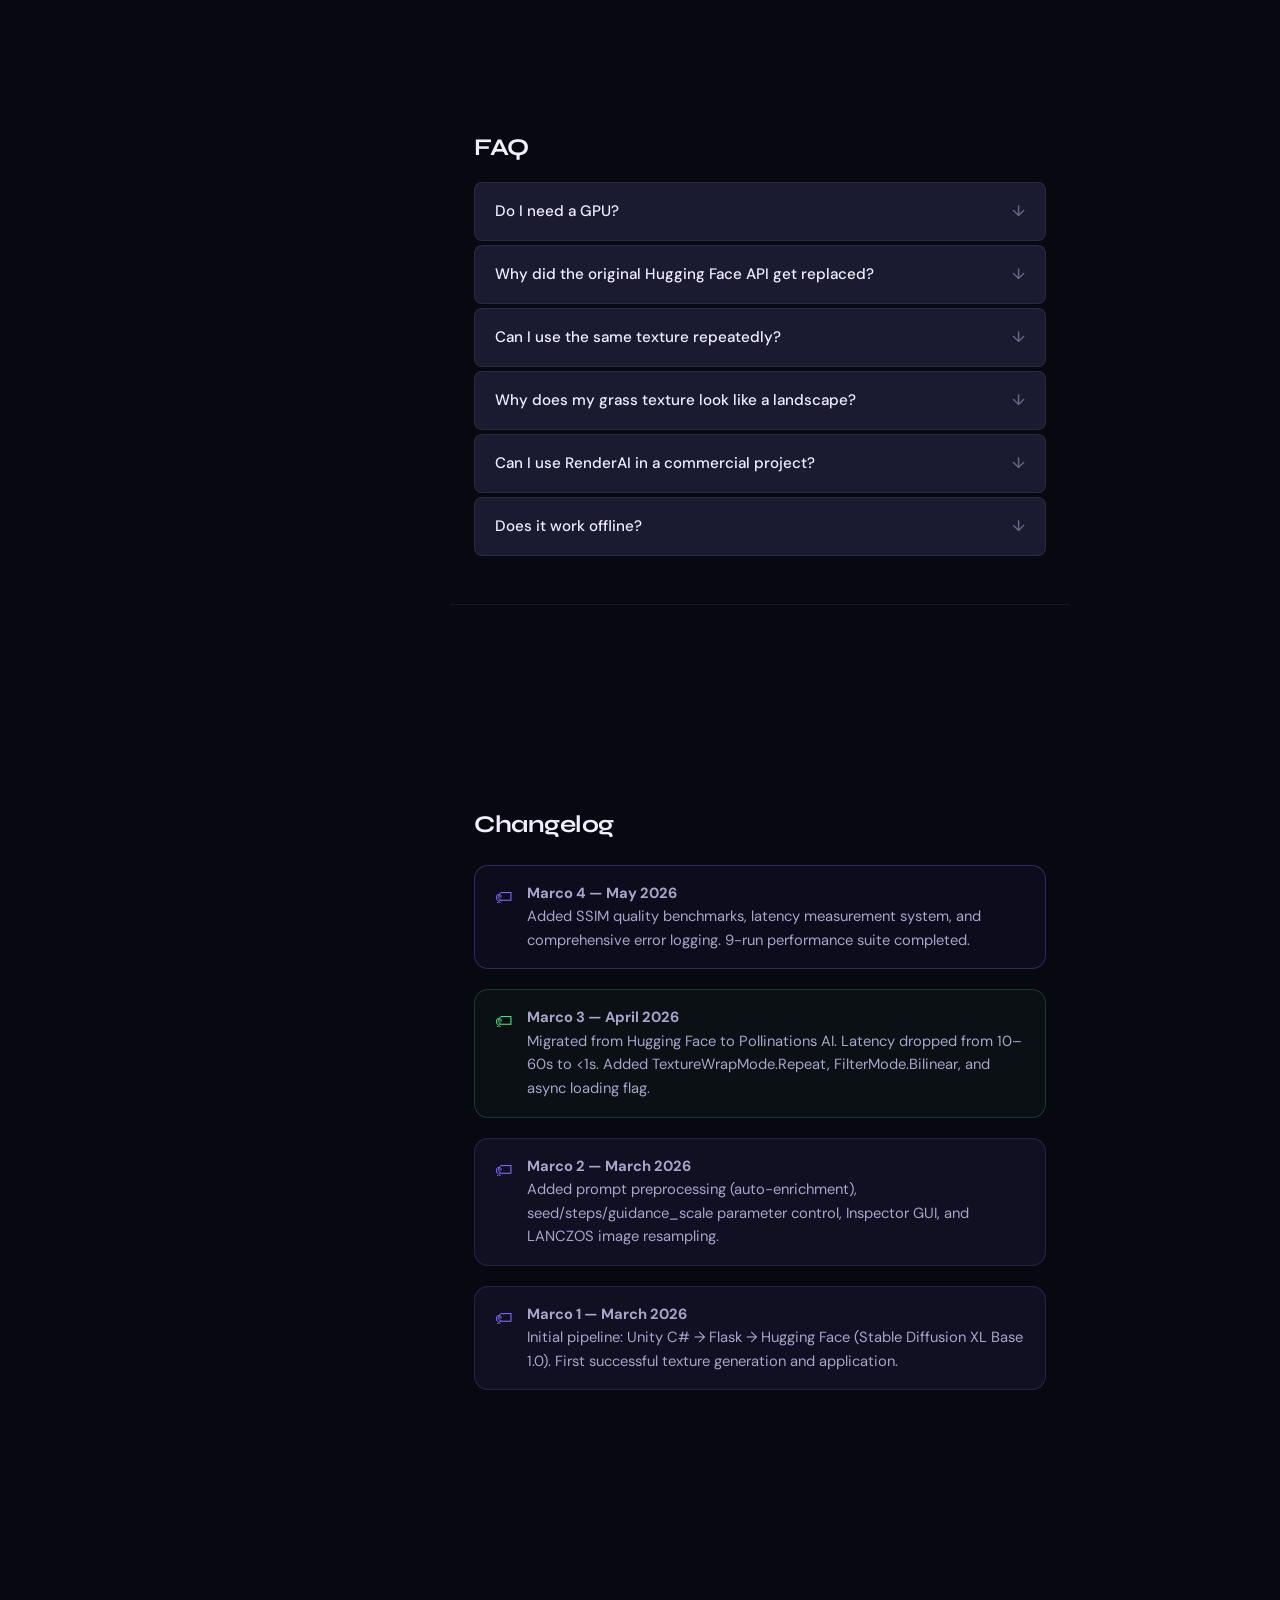
<file: docs/docs.html>
<!DOCTYPE html>
<html lang="en">
<head>
  <meta charset="UTF-8" />
  <meta name="viewport" content="width=device-width, initial-scale=1.0" />
  <title>Documentation — RenderAI</title>
  <link rel="preconnect" href="https://fonts.googleapis.com" />
  <link rel="preconnect" href="https://fonts.gstatic.com" crossorigin />
  <link href="https://fonts.googleapis.com/css2?family=Syne:wght@400;600;700;800&family=DM+Sans:wght@300;400;500&display=swap" rel="stylesheet" />
  <link rel="stylesheet" href="styles.css" />
  <link rel="stylesheet" href="extra.css" />
</head>
<body>

  <nav id="navbar">
    <div class="nav-inner">
      <a href="index.html" class="nav-logo">Render<span>AI</span></a>
      <ul class="nav-links">
        <li><a href="index.html">Home</a></li>
        <li><a href="features.html">Features</a></li>
        <li><a href="gallery.html">Gallery</a></li>
        <li><a href="docs.html" class="active">Docs</a></li>
        <li><a href="download.html" class="nav-cta">Download</a></li>
      </ul>
      <button class="hamburger" id="hamburger"><span></span><span></span><span></span></button>
    </div>
  </nav>
  <div class="mobile-menu" id="mobileMenu">
    <ul>
      <li><a href="index.html">Home</a></li>
      <li><a href="features.html">Features</a></li>
      <li><a href="gallery.html">Gallery</a></li>
      <li><a href="docs.html">Docs</a></li>
      <li><a href="download.html">Download</a></li>
    </ul>
  </div>

  <div class="docs-layout">
    <!-- Sidebar -->
    <aside class="docs-sidebar">
      <div class="docs-sidebar-inner">
        <div class="docs-sidebar-section">
          <p class="docs-sidebar-title">Getting Started</p>
          <ul>
            <li><a href="#install" class="docs-nav-link active">Installation</a></li>
            <li><a href="#quickstart" class="docs-nav-link">Quick start</a></li>
            <li><a href="#requirements" class="docs-nav-link">System requirements</a></li>
          </ul>
        </div>
        <div class="docs-sidebar-section">
          <p class="docs-sidebar-title">Architecture</p>
          <ul>
            <li><a href="#architecture" class="docs-nav-link">System overview</a></li>
            <li><a href="#flask-server" class="docs-nav-link">Flask server</a></li>
            <li><a href="#unity-script" class="docs-nav-link">Unity C# script</a></li>
          </ul>
        </div>
        <div class="docs-sidebar-section">
          <p class="docs-sidebar-title">Prompting</p>
          <ul>
            <li><a href="#prompt-basics" class="docs-nav-link">Prompt basics</a></li>
            <li><a href="#preprocessing" class="docs-nav-link">Auto-enrichment</a></li>
            <li><a href="#parameters" class="docs-nav-link">Model parameters</a></li>
          </ul>
        </div>
        <div class="docs-sidebar-section">
          <p class="docs-sidebar-title">Reference</p>
          <ul>
            <li><a href="#performance" class="docs-nav-link">Performance</a></li>
            <li><a href="#faq" class="docs-nav-link">FAQ</a></li>
            <li><a href="#changelog" class="docs-nav-link">Changelog</a></li>
          </ul>
        </div>
      </div>
    </aside>

    <!-- Main content -->
    <main class="docs-main">
      <div class="docs-content">

        <div class="docs-breadcrumb">Documentation</div>

        <section id="install" class="docs-section">
          <h1>Getting Started</h1>
          <p class="docs-lead">Welcome to RenderAI — a system that generates seamless AI textures from text descriptions and applies them to 3D objects in Unity in real time.</p>

          <h2>Installation</h2>
          <p>RenderAI consists of two components: a Python/Flask server and a Unity project. Both must be running simultaneously.</p>

          <div class="docs-callout">
            <div class="docs-callout-icon">ℹ</div>
            <div>
              <strong>Prerequisites:</strong> Python 3.10+, Unity 6 (Universal 3D), and an internet connection for the Pollinations AI API.
            </div>
          </div>

          <h3>1 — Flask server setup</h3>
          <div class="docs-code-block">
            <div class="docs-code-header"><span>bash</span><button class="docs-copy-btn" onclick="copyCode(this, 'pip install flask requests pillow\npython servidor.py')">Copy</button></div>
            <pre><code>pip install flask requests pillow
python servidor.py</code></pre>
          </div>
          <p>The server starts on <code>http://localhost:5000</code> by default. You should see:</p>
          <div class="docs-code-block">
            <div class="docs-code-header"><span>output</span></div>
            <pre><code> * Running on http://127.0.0.1:5000
 * Debug mode: on</code></pre>
          </div>

          <h3>2 — Unity project setup</h3>
          <ol class="docs-list">
            <li>Open Unity 6 and create a new <strong>Universal 3D</strong> project</li>
            <li>Add the <code>AplicarTextura.cs</code> script to any 3D object in your scene</li>
            <li>In the Inspector, fill in the <strong>Descricao</strong> field with your texture prompt</li>
            <li>Enable <strong>Gerar Ao Iniciar</strong> to generate automatically on Play, or call <code>GerarTextura()</code> manually</li>
            <li>Press Play — the texture will appear on the object within ~1 second</li>
          </ol>
        </section>

        <section id="quickstart" class="docs-section">
          <h2>Quick start</h2>
          <p>With both the Flask server and Unity running, add the script to a cube and set a description:</p>
          <div class="docs-code-block">
            <div class="docs-code-header"><span>Example descriptions</span></div>
            <pre><code>stone wall
wood planks
grass field top view seamless
rusted metal plate
cracked concrete</code></pre>
          </div>
          <p>RenderAI automatically appends <code>, seamless texture, high quality, 4k, tileable</code> to every prompt before sending it to the AI. You don't need to include these manually.</p>

          <div class="docs-callout" style="border-color: rgba(74,222,128,0.3); background: rgba(74,222,128,0.05);">
            <div class="docs-callout-icon" style="color:#4ade80;">✔</div>
            <div>
              <strong>Tip:</strong> For best results, describe the material, not the scene. "brick wall" works better than "a wall in a building". See <a href="#prompt-basics" style="color:var(--accent);">Prompt basics</a> for more examples.
            </div>
          </div>
        </section>

        <section id="requirements" class="docs-section">
          <h2>System requirements</h2>
          <div class="docs-table-wrap">
            <table class="docs-table">
              <thead>
                <tr><th>Component</th><th>Minimum</th><th>Recommended</th></tr>
              </thead>
              <tbody>
                <tr><td>OS</td><td>Windows 10 / macOS 12</td><td>Windows 11 / macOS 14</td></tr>
                <tr><td>Python</td><td>3.10</td><td>3.11+</td></tr>
                <tr><td>RAM</td><td>8 GB</td><td>16 GB+</td></tr>
                <tr><td>Internet</td><td>Required (Pollinations AI)</td><td>Stable broadband</td></tr>
                <tr><td>Unity</td><td>Unity 6 (Universal 3D)</td><td>Unity 6 LTS</td></tr>
                <tr><td>GPU</td><td>Not required (cloud AI)</td><td>Any for real-time rendering</td></tr>
              </tbody>
            </table>
          </div>
          <div class="docs-callout" style="margin-top:16px;">
            <div class="docs-callout-icon">ℹ</div>
            <div>Unlike local Stable Diffusion setups, RenderAI uses Pollinations AI's cloud API — no GPU is needed for texture generation. A GPU is still useful for Unity rendering quality.</div>
          </div>
        </section>

        <section id="architecture" class="docs-section">
          <h2>System architecture</h2>
          <p>RenderAI follows a 3-layer architecture:</p>
          <div class="docs-arch">
            <div class="arch-layer">
              <div class="arch-label">Unity / C#</div>
              <div class="arch-desc">User writes a description in the Inspector or GUI. The <code>AplicarTextura.cs</code> script sends an HTTP POST with the prompt and parameters to the local Flask server.</div>
            </div>
            <div class="arch-arrow">↓ HTTP POST (JSON)</div>
            <div class="arch-layer">
              <div class="arch-label">Flask Server / Python</div>
              <div class="arch-desc">Receives the request, enriches the prompt, builds a Pollinations AI URL with <code>width</code>, <code>height</code>, and <code>seed</code> parameters, fetches the image, resizes to target resolution, converts to RGB, and returns PNG bytes.</div>
            </div>
            <div class="arch-arrow">↓ GET image.pollinations.ai</div>
            <div class="arch-layer">
              <div class="arch-label">Pollinations AI</div>
              <div class="arch-desc">Free, no-quota image generation API powered by Stable Diffusion. Responds in avg 0.7s with a JPEG/PNG image at the requested resolution.</div>
            </div>
          </div>
        </section>

        <section id="flask-server" class="docs-section">
          <h2>Flask server</h2>
          <p>The server (<code>servidor.py</code>) exposes a single POST endpoint at <code>/gerar-textura</code>.</p>

          <h3>Request body</h3>
          <div class="docs-code-block">
            <div class="docs-code-header"><span>JSON</span></div>
            <pre><code>{
  "descricao": "stone wall",
  "resolucao": 1024,
  "seed": 42,
  "steps": 30,
  "guidance_scale": 7.5
}</code></pre>
          </div>

          <h3>Response</h3>
          <p>Returns a <code>image/png</code> binary stream — the generated texture ready to load as a Unity Texture2D.</p>

          <h3>Prompt enrichment</h3>
          <p>The server appends quality keywords automatically unless they're already present:</p>
          <div class="docs-code-block">
            <div class="docs-code-header"><span>Python</span></div>
            <pre><code>keywords = ", seamless texture, high quality, 4k, tileable"
if "seamless" not in descricao.lower():
    descricao_enriquecida = descricao + keywords</code></pre>
          </div>

          <h3>Error handling</h3>
          <p>The server includes a global try/except with detailed logging, a 120-second timeout, and descriptive error messages returned to Unity if generation fails.</p>
        </section>

        <section id="unity-script" class="docs-section">
          <h2>Unity C# script — AplicarTextura.cs</h2>
          <p>The script runs on any GameObject with a Renderer component. It uses Unity Coroutines to fetch and apply textures without blocking the main render thread.</p>

          <h3>Inspector fields</h3>
          <div class="docs-table-wrap">
            <table class="docs-table">
              <thead><tr><th>Field</th><th>Type</th><th>Description</th></tr></thead>
              <tbody>
                <tr><td>Descricao</td><td>string</td><td>Texture prompt (e.g. "stone wall")</td></tr>
                <tr><td>Resolucao</td><td>int</td><td>Output resolution in px (default: 1024)</td></tr>
                <tr><td>Gerar Ao Iniciar</td><td>bool</td><td>Generate automatically on Play</td></tr>
                <tr><td>Seed</td><td>int</td><td>Randomness seed (same seed → same texture)</td></tr>
              </tbody>
            </table>
          </div>

          <h3>Key implementation details</h3>
          <ul class="docs-list docs-list-bullet">
            <li><strong>TextureWrapMode.Repeat</strong> — ensures seamless tiling on all surfaces</li>
            <li><strong>FilterMode.Bilinear</strong> — smooth texture at all camera angles</li>
            <li><strong>estaCarregando flag</strong> — prevents duplicate requests during generation</li>
            <li><strong>120s timeout</strong> — avoids Unity hanging if the server is unreachable</li>
            <li><strong>JsonUtility serialization</strong> — safe handling of special characters in prompts</li>
          </ul>

          <div class="docs-code-block">
            <div class="docs-code-header"><span>C# — calling from code</span></div>
            <pre><code>// Get the component and generate a new texture at runtime
AplicarTextura at = cube.GetComponent&lt;AplicarTextura&gt;();
at.descricao = "rusted iron plate";
at.GerarTextura();</code></pre>
          </div>
        </section>

        <section id="prompt-basics" class="docs-section">
          <h2>Prompt basics</h2>
          <p>RenderAI is optimised for <strong>material/texture descriptions</strong> — not scene descriptions. Think of what the surface looks like, not what object it's on.</p>

          <div class="docs-table-wrap">
            <table class="docs-table">
              <thead><tr><th>Good prompts ✔</th><th>Less effective ✗</th></tr></thead>
              <tbody>
                <tr><td>stone wall</td><td>a building with stone</td></tr>
                <tr><td>wood planks, dark oak</td><td>a wooden floor in a house</td></tr>
                <tr><td>grass ground top view</td><td>a garden scene</td></tr>
                <tr><td>cracked concrete, weathered</td><td>a broken pavement</td></tr>
                <tr><td>rusted metal plate, orange</td><td>an old car door</td></tr>
              </tbody>
            </table>
          </div>

          <div class="docs-callout" style="margin-top: 20px;">
            <div class="docs-callout-icon">⚠</div>
            <div>
              <strong>Top-view textures:</strong> For floor textures (grass, dirt, sand), add <em>"top view"</em> to your prompt. Without it, the AI may generate a landscape with sky instead of a seamless surface.
              <br/><br/>
              ✗ "grass field" → generates a landscape<br/>
              ✔ "grass ground top view seamless" → generates a tileable texture
            </div>
          </div>
        </section>

        <section id="preprocessing" class="docs-section">
          <h2>Automatic prompt enrichment</h2>
          <p>RenderAI automatically adds quality keywords to every prompt to improve output consistency. This happens server-side before the request is sent to Pollinations AI.</p>
          <div class="docs-table-wrap">
            <table class="docs-table">
              <thead><tr><th>Input prompt</th><th>Sent to AI</th></tr></thead>
              <tbody>
                <tr><td>brick wall</td><td>brick wall, seamless texture, high quality, 4k, tileable</td></tr>
                <tr><td>grass ground top view seamless</td><td>grass ground top view seamless (no duplication)</td></tr>
                <tr><td>rusted metal</td><td>rusted metal, seamless texture, high quality, 4k, tileable</td></tr>
              </tbody>
            </table>
          </div>
        </section>

        <section id="parameters" class="docs-section">
          <h2>Model parameters</h2>
          <div class="docs-table-wrap">
            <table class="docs-table">
              <thead><tr><th>Parameter</th><th>Default</th><th>Effect</th></tr></thead>
              <tbody>
                <tr><td>seed</td><td>42</td><td>Same seed + same prompt = identical texture. Change to get variation.</td></tr>
                <tr><td>steps</td><td>30</td><td>Inference steps. Higher = better quality but slower. Range: 20–50.</td></tr>
                <tr><td>guidance_scale</td><td>7.5</td><td>Fidelity to the prompt. Higher = closer to description. Range: 5–12.</td></tr>
                <tr><td>resolucao</td><td>1024</td><td>Output resolution in pixels (square). 512 is faster, 1024 is recommended.</td></tr>
              </tbody>
            </table>
          </div>
        </section>

        <section id="performance" class="docs-section">
          <h2>Performance benchmarks</h2>
          <p>Measured across 9 real executions (3 per texture type) using the production Flask + Pollinations AI pipeline.</p>
          <div class="docs-table-wrap">
            <table class="docs-table">
              <thead>
                <tr><th>Texture</th><th>AI Generation</th><th>Post-processing</th><th>Total</th></tr>
              </thead>
              <tbody>
                <tr><td>Stone wall</td><td>~0.69s avg</td><td>~0.14s avg</td><td><strong>~0.84s</strong></td></tr>
                <tr><td>Wood texture</td><td>~0.69s avg</td><td>~0.13s avg</td><td><strong>~0.82s</strong></td></tr>
                <tr><td>Grass top view</td><td>~0.72s avg</td><td>~0.15s avg</td><td><strong>~0.87s</strong></td></tr>
                <tr><td colspan="3"><strong>Overall average</strong></td><td><strong>0.842s</strong></td></tr>
              </tbody>
            </table>
          </div>

          <h3>SSIM quality scores</h3>
          <p>Compared against real-world reference textures from <a href="https://polyhaven.com" target="_blank" rel="noopener" style="color:var(--accent);">Polyhaven</a> (CC0 license).</p>
          <div class="docs-table-wrap">
            <table class="docs-table">
              <thead><tr><th>Texture</th><th>SSIM</th><th>Notes</th></tr></thead>
              <tbody>
                <tr><td>Wood planks</td><td><strong>0.649</strong> — Good</td><td>Parallel plank structure reproduced faithfully</td></tr>
                <tr><td>Grass ground</td><td>0.173 — Low</td><td>AI generates more saturated green; reference has brown soil</td></tr>
                <tr><td>Stone wall</td><td>0.025 — Low</td><td>AI generates lighter stone; reference is dark grey</td></tr>
              </tbody>
            </table>
          </div>
          <div class="docs-callout" style="margin-top:16px;">
            <div class="docs-callout-icon">ℹ</div>
            <div>A low SSIM score doesn't mean poor quality — it reflects stylistic differences between AI-generated textures and photographic references. AI textures are more saturated and vivid, which is often desirable for games and prototypes.</div>
          </div>
        </section>

        <section id="faq" class="docs-section">
          <h2>FAQ</h2>
          <div class="docs-faq">
            <details class="faq-item">
              <summary>Do I need a GPU?</summary>
              <p>No. RenderAI uses the Pollinations AI cloud API for texture generation — no local GPU is required. Any modern computer can run it.</p>
            </details>
            <details class="faq-item">
              <summary>Why did the original Hugging Face API get replaced?</summary>
              <p>The Hugging Face free tier had significant response time variability (10–60 seconds) and endpoint instability. Pollinations AI provides free, no-quota access with average latency under 1 second.</p>
            </details>
            <details class="faq-item">
              <summary>Can I use the same texture repeatedly?</summary>
              <p>Yes — use the same <strong>seed</strong> value and prompt. The same seed + prompt always produces the same texture, making generation reproducible.</p>
            </details>
            <details class="faq-item">
              <summary>Why does my grass texture look like a landscape?</summary>
              <p>Add "top view" to your prompt: <code>"grass ground top view seamless"</code>. Vague prompts like "grass field" may generate a scene with sky and horizon.</p>
            </details>
            <details class="faq-item">
              <summary>Can I use RenderAI in a commercial project?</summary>
              <p>RenderAI itself is an academic project (UTAD, 2026). Textures generated via Pollinations AI are subject to their terms of service. Always verify licensing for production use.</p>
            </details>
            <details class="faq-item">
              <summary>Does it work offline?</summary>
              <p>No. Texture generation requires an internet connection to reach the Pollinations AI API. The Flask server and Unity rendering work locally.</p>
            </details>
          </div>
        </section>

        <section id="changelog" class="docs-section">
          <h2>Changelog</h2>
          <div class="docs-callout" style="border-color: rgba(124,109,250,0.3); background: rgba(124,109,250,0.05);">
            <div class="docs-callout-icon">🏷</div>
            <div>
              <strong>Marco 4 — May 2026</strong><br/>
              Added SSIM quality benchmarks, latency measurement system, and comprehensive error logging. 9-run performance suite completed.
            </div>
          </div>
          <div class="docs-callout" style="border-color: rgba(74,222,128,0.2); background: rgba(74,222,128,0.04); margin-top: 12px;">
            <div class="docs-callout-icon" style="color:#4ade80;">🏷</div>
            <div>
              <strong>Marco 3 — April 2026</strong><br/>
              Migrated from Hugging Face to Pollinations AI. Latency dropped from 10–60s to &lt;1s. Added TextureWrapMode.Repeat, FilterMode.Bilinear, and async loading flag.
            </div>
          </div>
          <div class="docs-callout" style="margin-top: 12px;">
            <div class="docs-callout-icon">🏷</div>
            <div>
              <strong>Marco 2 — March 2026</strong><br/>
              Added prompt preprocessing (auto-enrichment), seed/steps/guidance_scale parameter control, Inspector GUI, and LANCZOS image resampling.
            </div>
          </div>
          <div class="docs-callout" style="margin-top: 12px;">
            <div class="docs-callout-icon">🏷</div>
            <div>
              <strong>Marco 1 — March 2026</strong><br/>
              Initial pipeline: Unity C# → Flask → Hugging Face (Stable Diffusion XL Base 1.0). First successful texture generation and application.
            </div>
          </div>
        </section>

      </div>
    </main>
  </div>

  <script src="main.js"></script>
  <script>
    // Active docs nav link on scroll
    const sections = document.querySelectorAll('.docs-section');
    const navLinks = document.querySelectorAll('.docs-nav-link');
    window.addEventListener('scroll', () => {
      let current = '';
      sections.forEach(s => {
        if (window.scrollY >= s.offsetTop - 120) current = s.id;
      });
      navLinks.forEach(l => {
        l.classList.toggle('active', l.getAttribute('href') === '#' + current);
      });
    });

    function copyCode(btn, text) {
      navigator.clipboard.writeText(text || btn.closest('.docs-code-block').querySelector('code').textContent);
      btn.textContent = 'Copied!';
      setTimeout(() => btn.textContent = 'Copy', 2000);
    }
  </script>
</body>
</html>
</file>
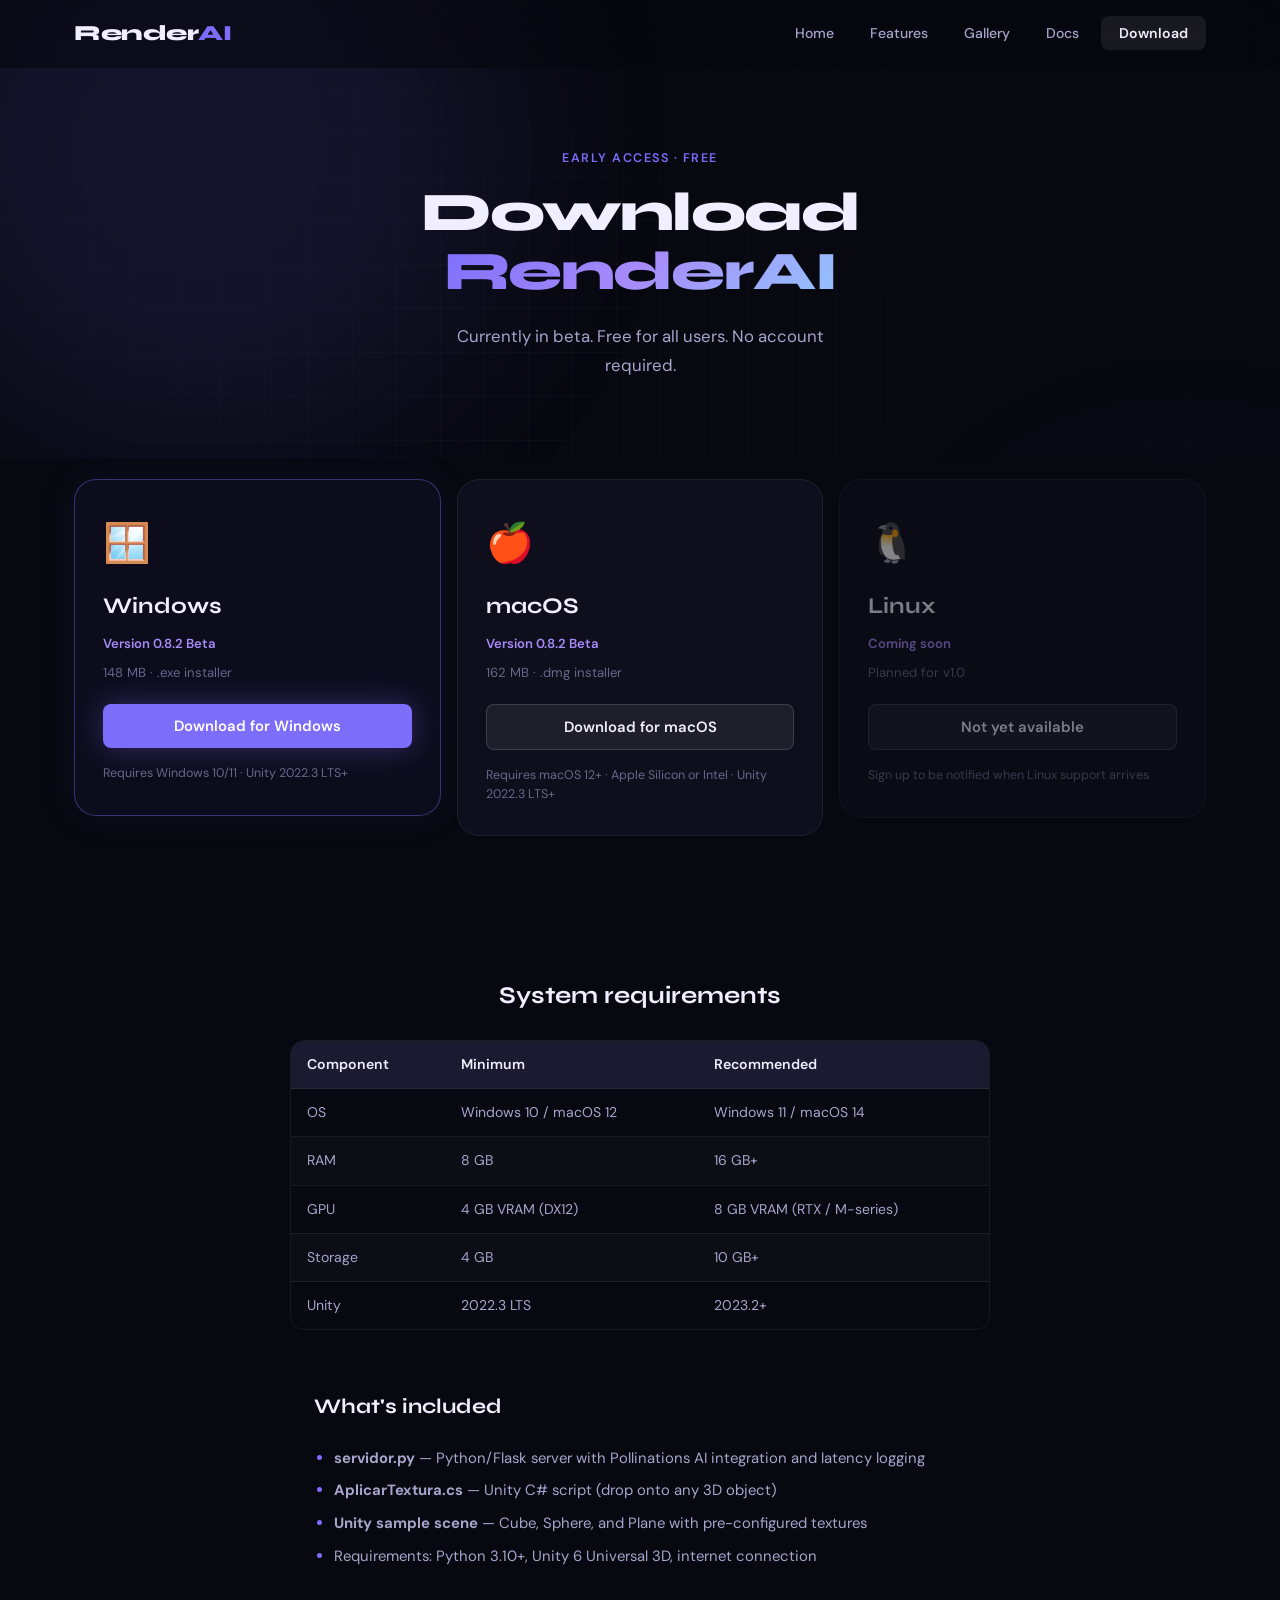
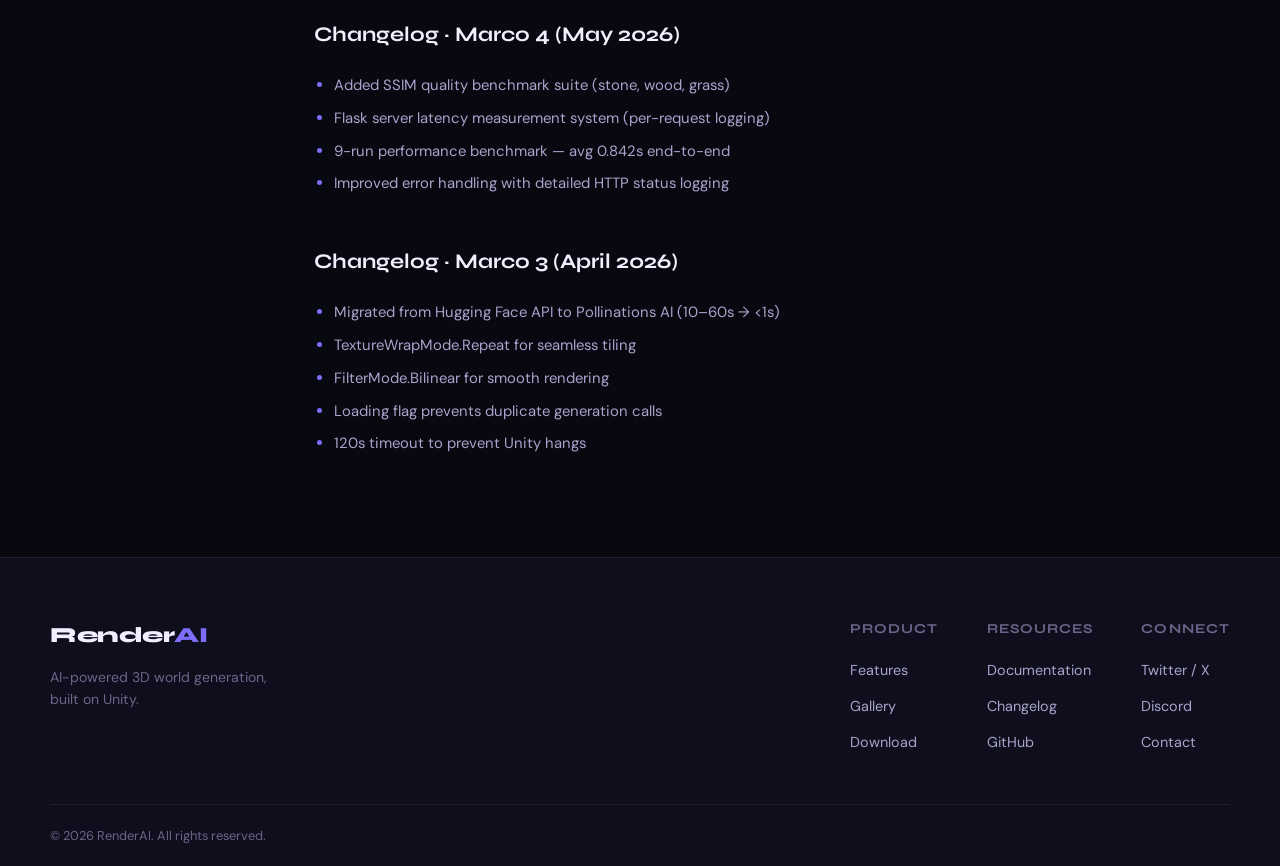
<file: docs/download.html>
<!DOCTYPE html>
<html lang="en">
<head>
  <meta charset="UTF-8" />
  <meta name="viewport" content="width=device-width, initial-scale=1.0" />
  <title>Download — RenderAI</title>
  <link rel="preconnect" href="https://fonts.googleapis.com" />
  <link rel="preconnect" href="https://fonts.gstatic.com" crossorigin />
  <link href="https://fonts.googleapis.com/css2?family=Syne:wght@400;600;700;800&family=DM+Sans:wght@300;400;500&display=swap" rel="stylesheet" />
  <link rel="stylesheet" href="styles.css" />
  <link rel="stylesheet" href="extra.css" />
</head>
<body>

  <nav id="navbar">
    <div class="nav-inner">
      <a href="index.html" class="nav-logo">Render<span>AI</span></a>
      <ul class="nav-links">
        <li><a href="index.html">Home</a></li>
        <li><a href="features.html">Features</a></li>
        <li><a href="gallery.html">Gallery</a></li>
        <li><a href="docs.html">Docs</a></li>
        <li><a href="download.html" class="nav-cta active">Download</a></li>
      </ul>
      <button class="hamburger" id="hamburger"><span></span><span></span><span></span></button>
    </div>
  </nav>
  <div class="mobile-menu" id="mobileMenu">
    <ul>
      <li><a href="index.html">Home</a></li>
      <li><a href="features.html">Features</a></li>
      <li><a href="gallery.html">Gallery</a></li>
      <li><a href="docs.html">Docs</a></li>
      <li><a href="download.html">Download</a></li>
    </ul>
  </div>

  <section class="page-hero" style="text-align:center;">
    <div class="hero-bg">
      <div class="grid-overlay"></div>
      <div class="orb orb-1" style="opacity:0.12"></div>
      <div class="orb orb-2" style="opacity:0.08"></div>
    </div>
    <div class="page-hero-content">
      <p class="section-tag">Early Access · Free</p>
      <h1>Download <span class="gradient-text">RenderAI</span></h1>
      <p class="hero-sub" style="margin: 0 auto;">Currently in beta. Free for all users. No account required.</p>
    </div>
  </section>

  <section style="background: var(--bg); padding-top: 20px;">
    <div class="download-cards">

      <div class="download-card download-card-featured">
        <div class="download-icon">🪟</div>
        <div class="download-os">Windows</div>
        <div class="download-version">Version 0.8.2 Beta</div>
        <div class="download-size">148 MB · .exe installer</div>
        <button class="btn btn-primary" style="width:100%; justify-content:center; margin-top: 8px;" onclick="showComingSoon()">
          Download for Windows
        </button>
        <div class="download-req">Requires Windows 10/11 · Unity 2022.3 LTS+</div>
      </div>

      <div class="download-card">
        <div class="download-icon">🍎</div>
        <div class="download-os">macOS</div>
        <div class="download-version">Version 0.8.2 Beta</div>
        <div class="download-size">162 MB · .dmg installer</div>
        <button class="btn btn-ghost" style="width:100%; justify-content:center; margin-top: 8px;" onclick="showComingSoon()">
          Download for macOS
        </button>
        <div class="download-req">Requires macOS 12+ · Apple Silicon or Intel · Unity 2022.3 LTS+</div>
      </div>

      <div class="download-card" style="opacity: 0.5;">
        <div class="download-icon">🐧</div>
        <div class="download-os">Linux</div>
        <div class="download-version">Coming soon</div>
        <div class="download-size">Planned for v1.0</div>
        <button class="btn btn-ghost" style="width:100%; justify-content:center; margin-top: 8px;" disabled>
          Not yet available
        </button>
        <div class="download-req">Sign up to be notified when Linux support arrives</div>
      </div>

    </div>

    <!-- Coming soon popup placeholder -->
    <div id="comingSoon" class="coming-soon-banner" style="display:none;">
      <div class="coming-soon-inner">
        <div style="font-size:1.5rem;">🚀</div>
        <div>
          <strong>Download links coming soon!</strong>
          <p style="color:var(--text-2);font-size:0.88rem;margin-top:4px;">This is a template. Add your real download links here when you're ready to ship.</p>
        </div>
        <button onclick="document.getElementById('comingSoon').style.display='none'" style="background:none;border:none;color:var(--text-3);cursor:pointer;font-size:1.2rem;">✕</button>
      </div>
    </div>

    <!-- System requirements -->
    <div style="max-width: var(--max-w); margin: 60px auto 0; padding: 0 24px;">
      <h2 style="font-family: var(--font-display); font-size:1.5rem; margin-bottom:24px; text-align:center;">System requirements</h2>
      <div class="docs-table-wrap" style="max-width:700px; margin:0 auto;">
        <table class="docs-table">
          <thead><tr><th>Component</th><th>Minimum</th><th>Recommended</th></tr></thead>
          <tbody>
            <tr><td>OS</td><td>Windows 10 / macOS 12</td><td>Windows 11 / macOS 14</td></tr>
            <tr><td>RAM</td><td>8 GB</td><td>16 GB+</td></tr>
            <tr><td>GPU</td><td>4 GB VRAM (DX12)</td><td>8 GB VRAM (RTX / M-series)</td></tr>
            <tr><td>Storage</td><td>4 GB</td><td>10 GB+</td></tr>
            <tr><td>Unity</td><td>2022.3 LTS</td><td>2023.2+</td></tr>
          </tbody>
        </table>
      </div>
    </div>

    <!-- Changelog teaser -->
    <div style="max-width: 700px; margin: 60px auto 0; padding: 0 24px;">
      <h2 style="font-family: var(--font-display); font-size:1.3rem; margin-bottom:20px;">What's included</h2>
      <ul class="docs-list docs-list-bullet">
        <li><strong>servidor.py</strong> — Python/Flask server with Pollinations AI integration and latency logging</li>
        <li><strong>AplicarTextura.cs</strong> — Unity C# script (drop onto any 3D object)</li>
        <li><strong>Unity sample scene</strong> — Cube, Sphere, and Plane with pre-configured textures</li>
        <li>Requirements: Python 3.10+, Unity 6 Universal 3D, internet connection</li>
      </ul>

      <h2 style="font-family: var(--font-display); font-size:1.3rem; margin-bottom:20px; margin-top: 48px;">Changelog · Marco 4 (May 2026)</h2>
      <ul class="docs-list docs-list-bullet">
        <li>Added SSIM quality benchmark suite (stone, wood, grass)</li>
        <li>Flask server latency measurement system (per-request logging)</li>
        <li>9-run performance benchmark — avg 0.842s end-to-end</li>
        <li>Improved error handling with detailed HTTP status logging</li>
      </ul>

      <h2 style="font-family: var(--font-display); font-size:1.3rem; margin-bottom:20px; margin-top: 48px;">Changelog · Marco 3 (April 2026)</h2>
      <ul class="docs-list docs-list-bullet">
        <li>Migrated from Hugging Face API to Pollinations AI (10–60s → &lt;1s)</li>
        <li>TextureWrapMode.Repeat for seamless tiling</li>
        <li>FilterMode.Bilinear for smooth rendering</li>
        <li>Loading flag prevents duplicate generation calls</li>
        <li>120s timeout to prevent Unity hangs</li>
      </ul>
    </div>
  </section>

  <footer class="footer">
    <div class="footer-inner">
      <div class="footer-brand"><a href="index.html" class="nav-logo">Render<span>AI</span></a><p>AI-powered 3D world generation, built on Unity.</p></div>
      <div class="footer-links">
        <div class="footer-col"><h4>Product</h4><ul><li><a href="features.html">Features</a></li><li><a href="gallery.html">Gallery</a></li><li><a href="download.html">Download</a></li></ul></div>
        <div class="footer-col"><h4>Resources</h4><ul><li><a href="docs.html">Documentation</a></li><li><a href="#">Changelog</a></li><li><a href="#">GitHub</a></li></ul></div>
        <div class="footer-col"><h4>Connect</h4><ul><li><a href="#">Twitter / X</a></li><li><a href="#">Discord</a></li><li><a href="#">Contact</a></li></ul></div>
      </div>
    </div>
    <div class="footer-bottom"><p>© 2026 RenderAI. All rights reserved.</p></div>
  </footer>

  <script src="main.js"></script>
  <script>
    function showComingSoon() {
      document.getElementById('comingSoon').style.display = 'block';
    }
  </script>
</body>
</html>
</file>
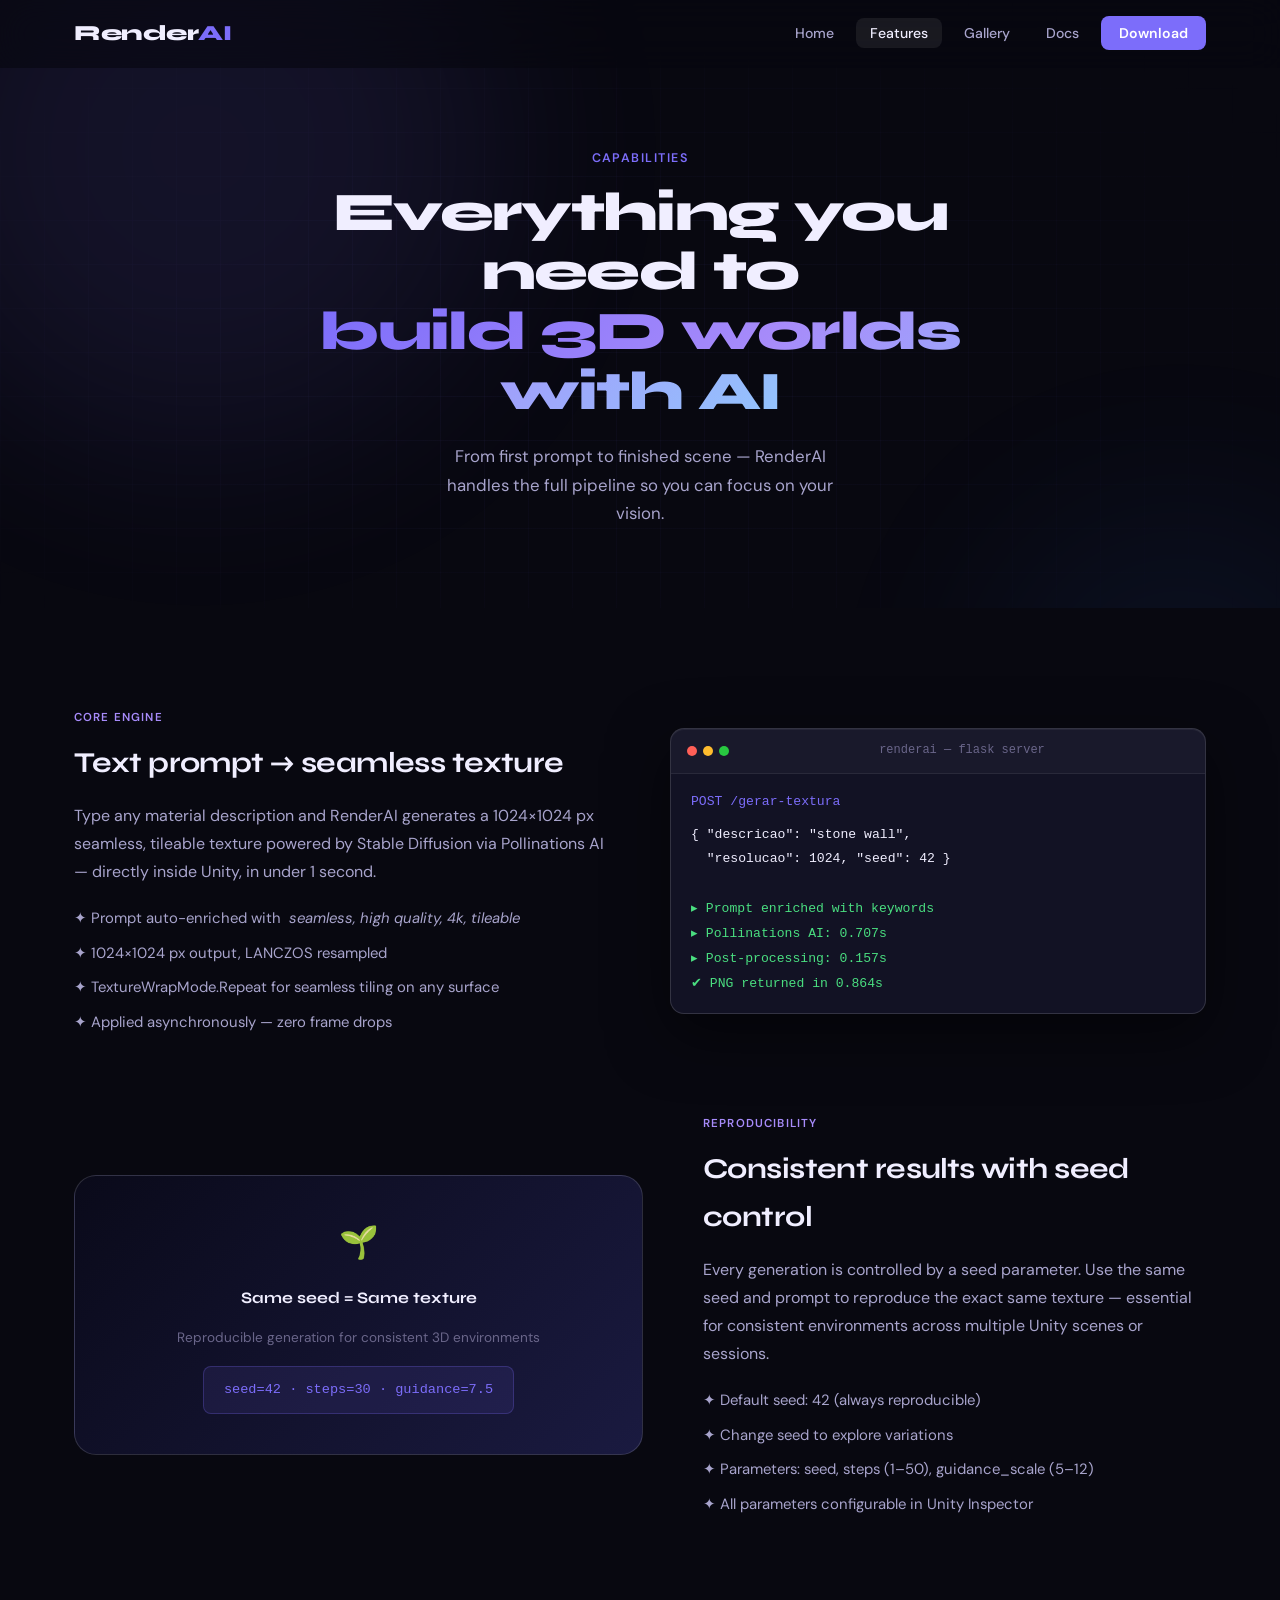
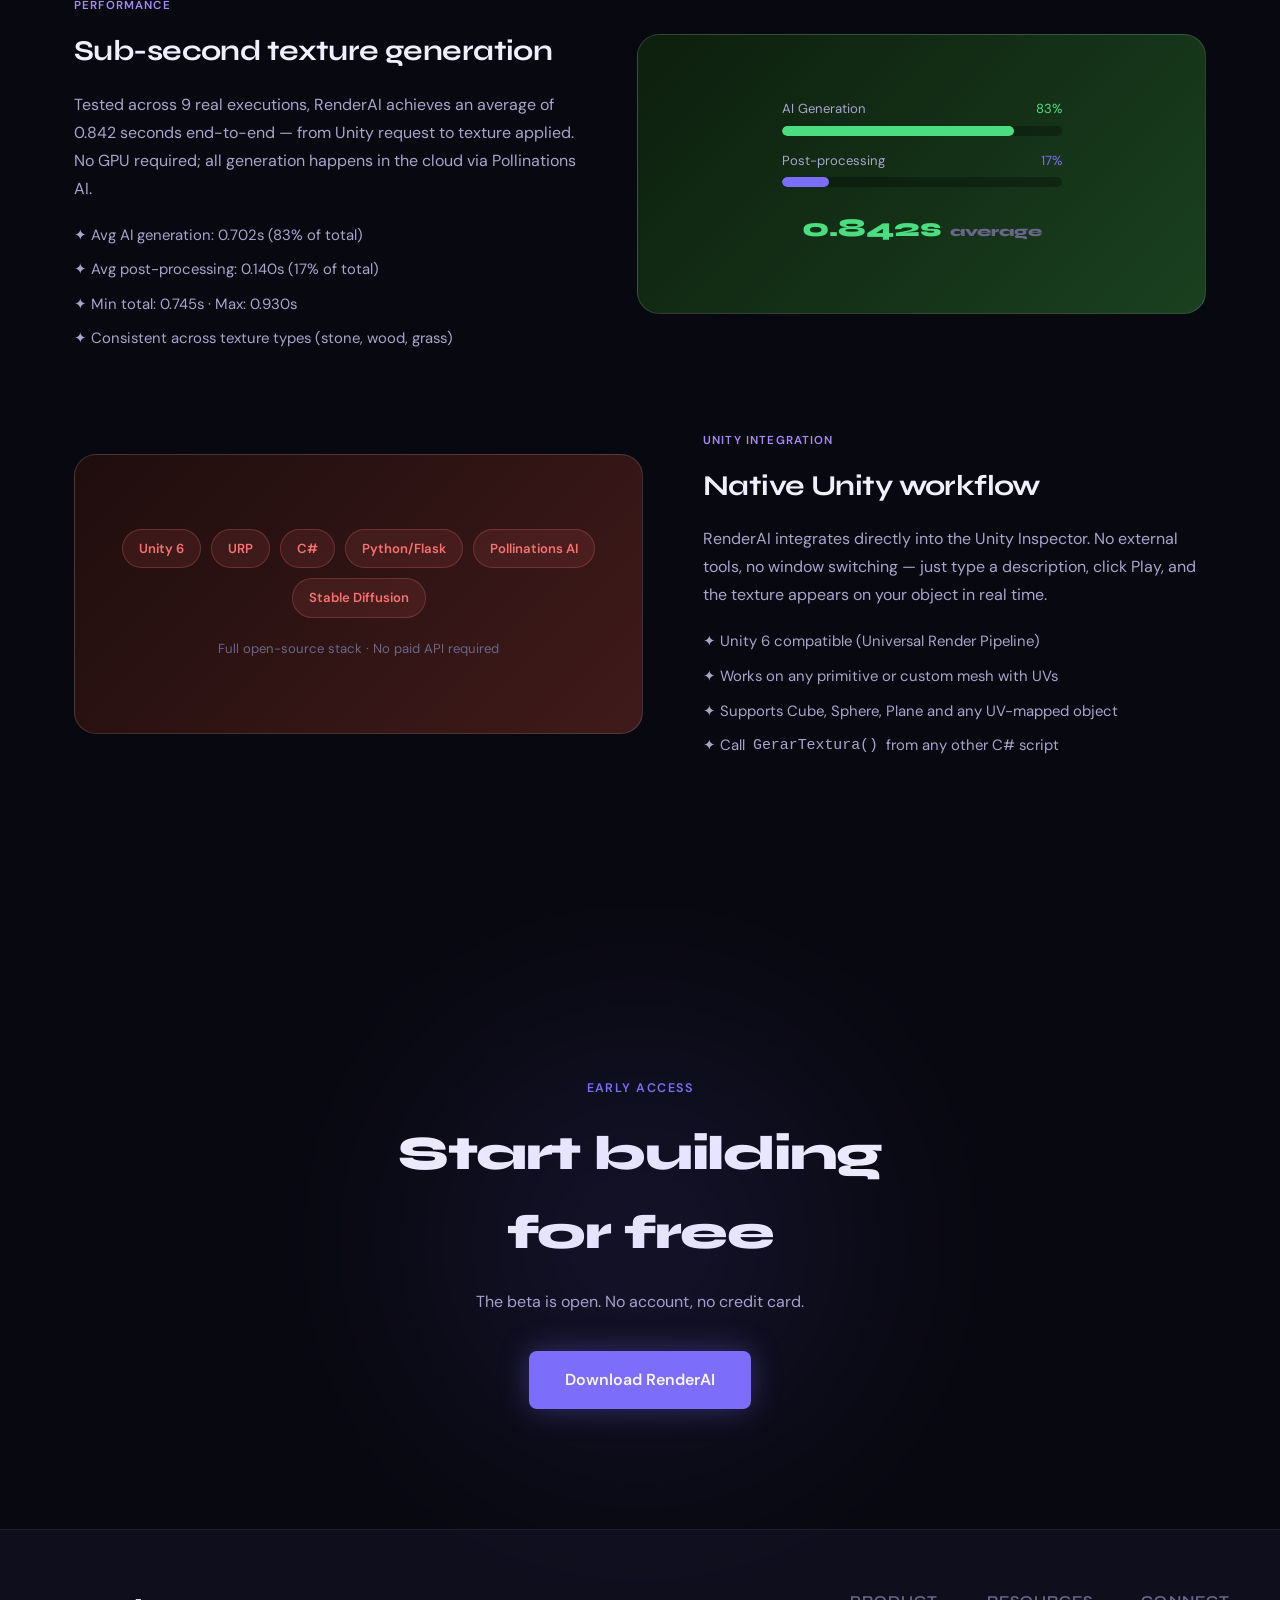
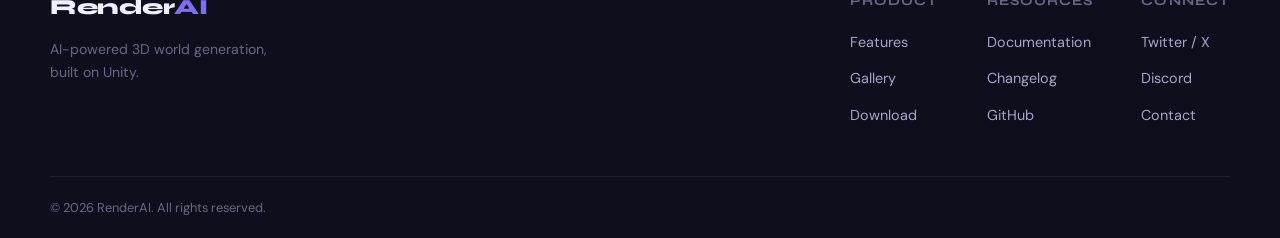
<file: docs/features.html>
<!DOCTYPE html>
<html lang="en">
<head>
  <meta charset="UTF-8" />
  <meta name="viewport" content="width=device-width, initial-scale=1.0" />
  <title>Features — RenderAI</title>
  <link rel="preconnect" href="https://fonts.googleapis.com" />
  <link rel="preconnect" href="https://fonts.gstatic.com" crossorigin />
  <link href="https://fonts.googleapis.com/css2?family=Syne:wght@400;600;700;800&family=DM+Sans:wght@300;400;500&display=swap" rel="stylesheet" />
  <link rel="stylesheet" href="styles.css" />
  <link rel="stylesheet" href="extra.css" />
</head>
<body>

  <nav id="navbar">
    <div class="nav-inner">
      <a href="index.html" class="nav-logo">Render<span>AI</span></a>
      <ul class="nav-links">
        <li><a href="index.html">Home</a></li>
        <li><a href="features.html" class="active">Features</a></li>
        <li><a href="gallery.html">Gallery</a></li>
        <li><a href="docs.html">Docs</a></li>
        <li><a href="download.html" class="nav-cta">Download</a></li>
      </ul>
      <button class="hamburger" id="hamburger"><span></span><span></span><span></span></button>
    </div>
  </nav>
  <div class="mobile-menu" id="mobileMenu">
    <ul>
      <li><a href="index.html">Home</a></li>
      <li><a href="features.html">Features</a></li>
      <li><a href="gallery.html">Gallery</a></li>
      <li><a href="docs.html">Docs</a></li>
      <li><a href="download.html">Download</a></li>
    </ul>
  </div>

  <!-- Page hero -->
  <section class="page-hero">
    <div class="hero-bg">
      <div class="grid-overlay"></div>
      <div class="orb orb-1" style="opacity:0.1"></div>
      <div class="orb orb-2" style="opacity:0.07"></div>
    </div>
    <div class="page-hero-content">
      <p class="section-tag">Capabilities</p>
      <h1>Everything you need to<br /><span class="gradient-text">build 3D worlds with AI</span></h1>
      <p class="hero-sub" style="margin:0 auto">From first prompt to finished scene — RenderAI handles the full pipeline so you can focus on your vision.</p>
    </div>
  </section>

  <!-- Features detail -->
  <section style="background: var(--bg);">
    <div class="features-detail-grid">

      <div class="feature-detail-row">
        <div class="fd-text">
          <div class="feature-tag">Core Engine</div>
          <h2>Text prompt → seamless texture</h2>
          <p>Type any material description and RenderAI generates a 1024×1024 px seamless, tileable texture powered by Stable Diffusion via Pollinations AI — directly inside Unity, in under 1 second.</p>
          <ul class="fd-list">
            <li>✦ Prompt auto-enriched with <em>seamless, high quality, 4k, tileable</em></li>
            <li>✦ 1024×1024 px output, LANCZOS resampled</li>
            <li>✦ TextureWrapMode.Repeat for seamless tiling on any surface</li>
            <li>✦ Applied asynchronously — zero frame drops</li>
          </ul>
        </div>
        <div class="fd-visual fd-visual-code">
          <div class="terminal-window" style="max-width: 100%;">
            <div class="terminal-bar">
              <span class="t-dot red"></span><span class="t-dot yellow"></span><span class="t-dot green"></span>
              <span class="t-title">renderai — flask server</span>
            </div>
            <div class="terminal-body" style="color: var(--text-2); line-height: 1.9;">
              <div style="color: var(--accent); margin-bottom:8px;">POST /gerar-textura</div>
              <div style="color: var(--text);">{ "descricao": "stone wall",<br/>&nbsp;&nbsp;"resolucao": 1024, "seed": 42 }</div>
              <br/>
              <div style="color: #4ade80;">▸ Prompt enriched with keywords</div>
              <div style="color: #4ade80;">▸ Pollinations AI: 0.707s</div>
              <div style="color: #4ade80;">▸ Post-processing: 0.157s</div>
              <div style="color: #4ade80;">✔ PNG returned in 0.864s</div>
            </div>
          </div>
        </div>
      </div>

      <div class="feature-detail-row feature-detail-row-reverse">
        <div class="fd-text">
          <div class="feature-tag">Reproducibility</div>
          <h2>Consistent results with seed control</h2>
          <p>Every generation is controlled by a seed parameter. Use the same seed and prompt to reproduce the exact same texture — essential for consistent environments across multiple Unity scenes or sessions.</p>
          <ul class="fd-list">
            <li>✦ Default seed: 42 (always reproducible)</li>
            <li>✦ Change seed to explore variations</li>
            <li>✦ Parameters: seed, steps (1–50), guidance_scale (5–12)</li>
            <li>✦ All parameters configurable in Unity Inspector</li>
          </ul>
        </div>
        <div class="fd-visual" style="background: linear-gradient(135deg, #0a0a1a, #1a1a40); border-radius: var(--radius-lg); border: 1px solid var(--border-hi); min-height: 280px; display:flex; align-items:center; justify-content:center; flex-direction:column; gap:16px; padding: 32px;">
          <div style="font-size:2rem;">🌱</div>
          <div style="font-family: var(--font-display); font-weight:700; color:var(--text);">Same seed = Same texture</div>
          <div style="color: var(--text-3); font-size: 0.85rem; text-align:center;">Reproducible generation for consistent 3D environments</div>
          <div style="background:rgba(124,109,250,0.1); border:1px solid rgba(124,109,250,0.25); border-radius:8px; padding:12px 20px; font-family:monospace; font-size:0.85rem; color:var(--accent);">seed=42 · steps=30 · guidance=7.5</div>
        </div>
      </div>

      <div class="feature-detail-row">
        <div class="fd-text">
          <div class="feature-tag">Performance</div>
          <h2>Sub-second texture generation</h2>
          <p>Tested across 9 real executions, RenderAI achieves an average of 0.842 seconds end-to-end — from Unity request to texture applied. No GPU required; all generation happens in the cloud via Pollinations AI.</p>
          <ul class="fd-list">
            <li>✦ Avg AI generation: 0.702s (83% of total)</li>
            <li>✦ Avg post-processing: 0.140s (17% of total)</li>
            <li>✦ Min total: 0.745s · Max: 0.930s</li>
            <li>✦ Consistent across texture types (stone, wood, grass)</li>
          </ul>
        </div>
        <div class="fd-visual" style="background: linear-gradient(135deg, #0d1f0d, #1a4020); border-radius: var(--radius-lg); border: 1px solid var(--border-hi); min-height: 280px; display:flex; align-items:center; justify-content:center; flex-direction:column; gap:12px; padding: 32px;">
          <div style="width:100%; max-width:280px;">
            <div style="display:flex; justify-content:space-between; color:var(--text-2); font-size:0.82rem; margin-bottom:6px;"><span>AI Generation</span><span style="color:#4ade80;">83%</span></div>
            <div style="background:rgba(0,0,0,0.3); border-radius:100px; height:10px; overflow:hidden; margin-bottom:14px;"><div style="width:83%; height:100%; background:#4ade80; border-radius:100px;"></div></div>
            <div style="display:flex; justify-content:space-between; color:var(--text-2); font-size:0.82rem; margin-bottom:6px;"><span>Post-processing</span><span style="color:var(--accent);">17%</span></div>
            <div style="background:rgba(0,0,0,0.3); border-radius:100px; height:10px; overflow:hidden;"><div style="width:17%; height:100%; background:var(--accent); border-radius:100px;"></div></div>
            <div style="text-align:center; margin-top:20px; font-family:var(--font-display); font-size:1.6rem; font-weight:800; color:#4ade80;">0.842s <span style="font-size:0.9rem; color:var(--text-3);">average</span></div>
          </div>
        </div>
      </div>

      <div class="feature-detail-row feature-detail-row-reverse">
        <div class="fd-text">
          <div class="feature-tag">Unity Integration</div>
          <h2>Native Unity workflow</h2>
          <p>RenderAI integrates directly into the Unity Inspector. No external tools, no window switching — just type a description, click Play, and the texture appears on your object in real time.</p>
          <ul class="fd-list">
            <li>✦ Unity 6 compatible (Universal Render Pipeline)</li>
            <li>✦ Works on any primitive or custom mesh with UVs</li>
            <li>✦ Supports Cube, Sphere, Plane and any UV-mapped object</li>
            <li>✦ Call <code>GerarTextura()</code> from any other C# script</li>
          </ul>
        </div>
        <div class="fd-visual" style="background: linear-gradient(135deg, #1f0d0d, #401a1a); border-radius: var(--radius-lg); border: 1px solid var(--border-hi); min-height: 280px; display:flex; align-items:center; justify-content:center; flex-direction:column; gap:12px; padding: 32px;">
          <div style="display:flex; gap:10px; flex-wrap:wrap; justify-content:center;">
            <span style="background:rgba(248,113,113,0.1); border:1px solid rgba(248,113,113,0.25); color:#f87171; padding:8px 16px; border-radius:100px; font-size:0.82rem; font-weight:600;">Unity 6</span>
            <span style="background:rgba(248,113,113,0.1); border:1px solid rgba(248,113,113,0.25); color:#f87171; padding:8px 16px; border-radius:100px; font-size:0.82rem; font-weight:600;">URP</span>
            <span style="background:rgba(248,113,113,0.1); border:1px solid rgba(248,113,113,0.25); color:#f87171; padding:8px 16px; border-radius:100px; font-size:0.82rem; font-weight:600;">C#</span>
            <span style="background:rgba(248,113,113,0.1); border:1px solid rgba(248,113,113,0.25); color:#f87171; padding:8px 16px; border-radius:100px; font-size:0.82rem; font-weight:600;">Python/Flask</span>
            <span style="background:rgba(248,113,113,0.1); border:1px solid rgba(248,113,113,0.25); color:#f87171; padding:8px 16px; border-radius:100px; font-size:0.82rem; font-weight:600;">Pollinations AI</span>
            <span style="background:rgba(248,113,113,0.1); border:1px solid rgba(248,113,113,0.25); color:#f87171; padding:8px 16px; border-radius:100px; font-size:0.82rem; font-weight:600;">Stable Diffusion</span>
          </div>
          <div style="color: var(--text-3); font-size: 0.82rem; text-align:center; margin-top:8px;">Full open-source stack · No paid API required</div>
        </div>
      </div>

    </div>
  </section>

  <!-- CTA -->
  <section class="cta-section">
    <div class="cta-inner">
      <div class="cta-orb"></div>
      <p class="cta-tag">Early Access</p>
      <h2 class="cta-title">Start building for free</h2>
      <p class="cta-sub">The beta is open. No account, no credit card.</p>
      <a href="download.html" class="btn btn-primary btn-lg">Download RenderAI</a>
    </div>
  </section>

  <footer class="footer">
    <div class="footer-inner">
      <div class="footer-brand">
        <a href="index.html" class="nav-logo">Render<span>AI</span></a>
        <p>AI-powered 3D world generation, built on Unity.</p>
      </div>
      <div class="footer-links">
        <div class="footer-col">
          <h4>Product</h4>
          <ul><li><a href="features.html">Features</a></li><li><a href="gallery.html">Gallery</a></li><li><a href="download.html">Download</a></li></ul>
        </div>
        <div class="footer-col">
          <h4>Resources</h4>
          <ul><li><a href="docs.html">Documentation</a></li><li><a href="#">Changelog</a></li><li><a href="#">GitHub</a></li></ul>
        </div>
        <div class="footer-col">
          <h4>Connect</h4>
          <ul><li><a href="#">Twitter / X</a></li><li><a href="#">Discord</a></li><li><a href="#">Contact</a></li></ul>
        </div>
      </div>
    </div>
    <div class="footer-bottom"><p>© 2026 RenderAI. All rights reserved.</p></div>
  </footer>

  <script src="main.js"></script>
</body>
</html>
</file>
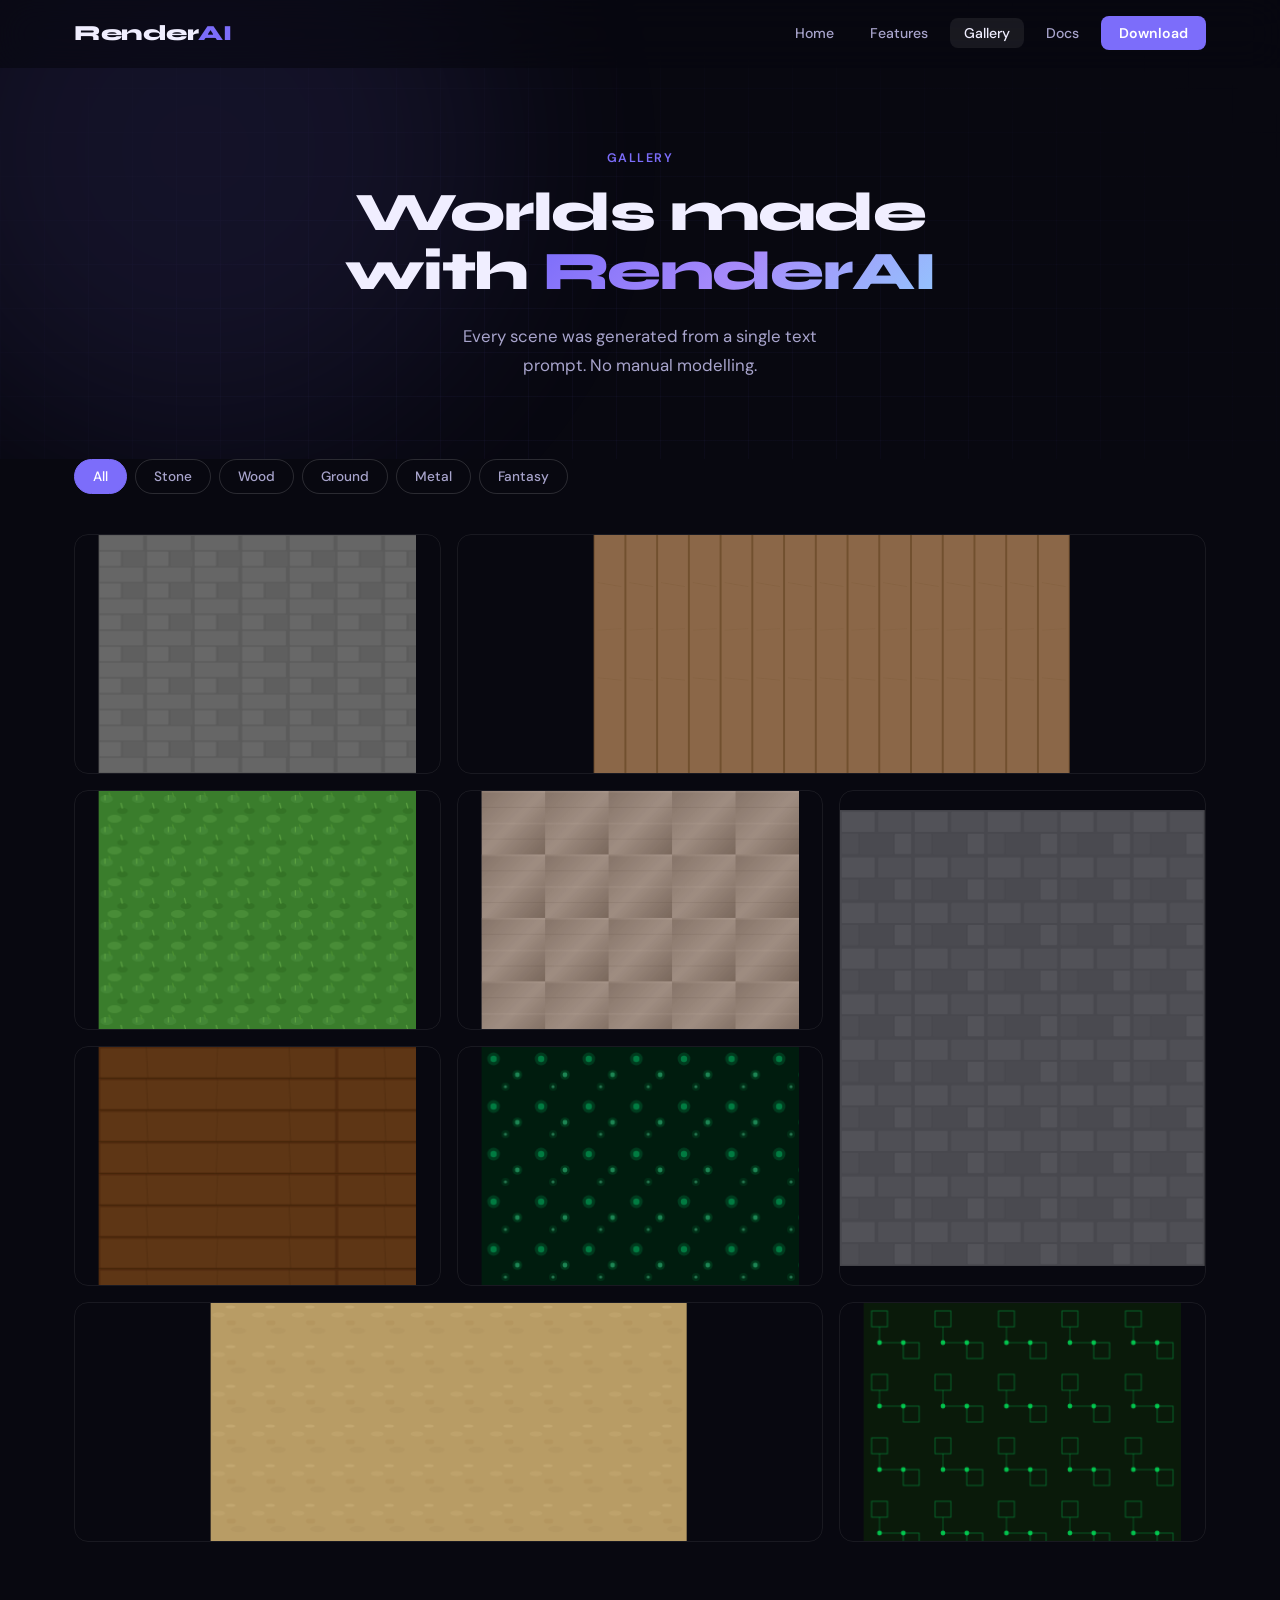
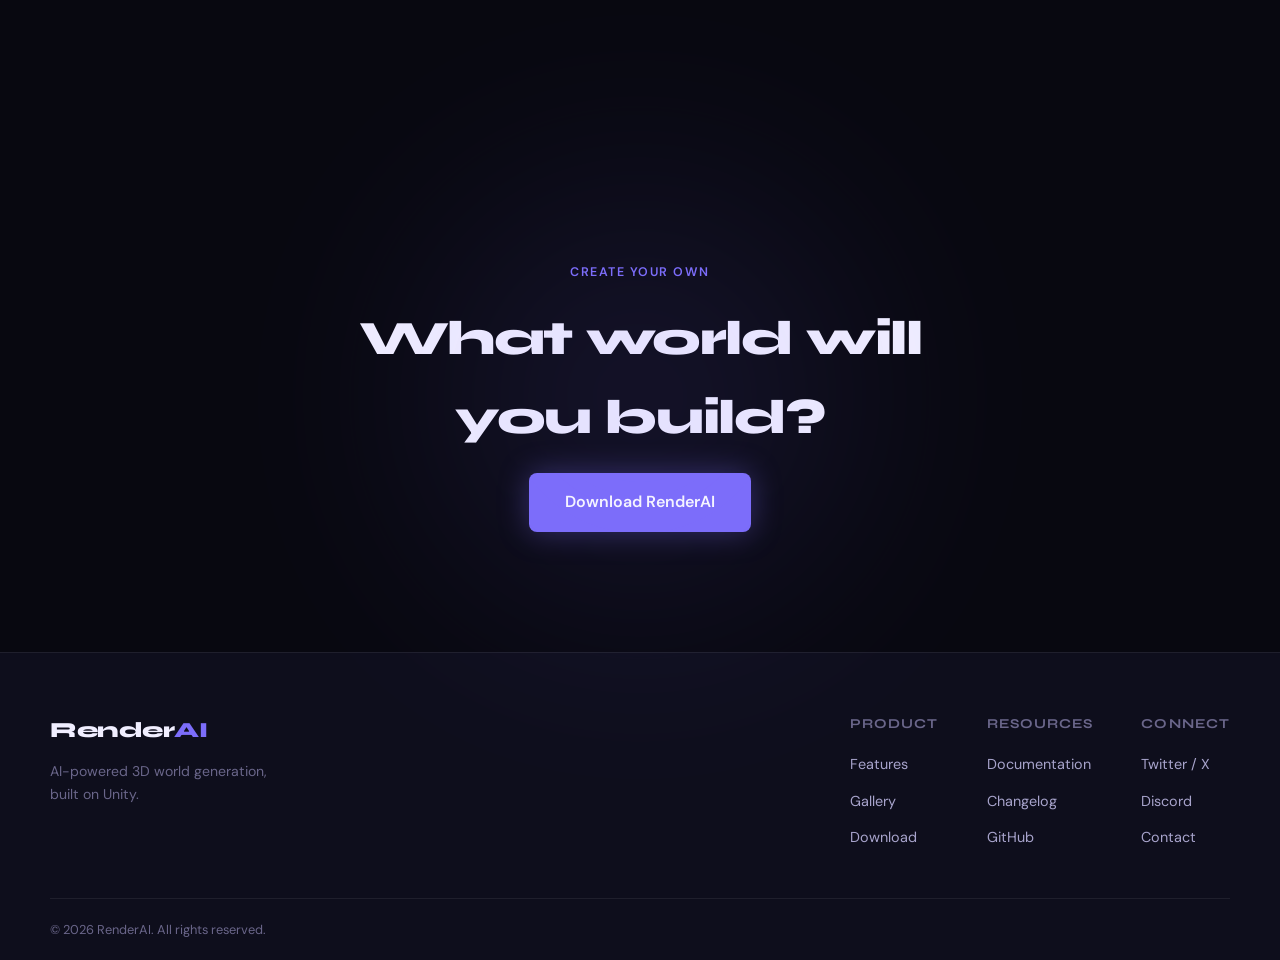
<file: docs/gallery.html>
<!DOCTYPE html>
<html lang="en">
<head>
  <meta charset="UTF-8" />
  <meta name="viewport" content="width=device-width, initial-scale=1.0" />
  <title>Gallery — RenderAI</title>
  <link rel="preconnect" href="https://fonts.googleapis.com" />
  <link rel="preconnect" href="https://fonts.gstatic.com" crossorigin />
  <link href="https://fonts.googleapis.com/css2?family=Syne:wght@400;600;700;800&family=DM+Sans:wght@300;400;500&display=swap" rel="stylesheet" />
  <link rel="stylesheet" href="styles.css" />
  <link rel="stylesheet" href="extra.css" />
</head>
<body>

  <nav id="navbar">
    <div class="nav-inner">
      <a href="index.html" class="nav-logo">Render<span>AI</span></a>
      <ul class="nav-links">
        <li><a href="index.html">Home</a></li>
        <li><a href="features.html">Features</a></li>
        <li><a href="gallery.html" class="active">Gallery</a></li>
        <li><a href="docs.html">Docs</a></li>
        <li><a href="download.html" class="nav-cta">Download</a></li>
      </ul>
      <button class="hamburger" id="hamburger"><span></span><span></span><span></span></button>
    </div>
  </nav>
  <div class="mobile-menu" id="mobileMenu">
    <ul>
      <li><a href="index.html">Home</a></li>
      <li><a href="features.html">Features</a></li>
      <li><a href="gallery.html">Gallery</a></li>
      <li><a href="docs.html">Docs</a></li>
      <li><a href="download.html">Download</a></li>
    </ul>
  </div>

  <section class="page-hero">
    <div class="hero-bg">
      <div class="grid-overlay"></div>
      <div class="orb orb-1" style="opacity:0.1"></div>
    </div>
    <div class="page-hero-content">
      <p class="section-tag">Gallery</p>
      <h1>Worlds made with <span class="gradient-text">RenderAI</span></h1>
      <p class="hero-sub" style="margin: 0 auto">Every scene was generated from a single text prompt. No manual modelling.</p>
    </div>
  </section>

  <section style="background: var(--bg); padding-top: 0;">
    <!-- Filter bar -->
    <div class="gallery-filter">
      <button class="gf-btn active" data-filter="all">All</button>
      <button class="gf-btn" data-filter="stone">Stone</button>
      <button class="gf-btn" data-filter="wood">Wood</button>
      <button class="gf-btn" data-filter="ground">Ground</button>
      <button class="gf-btn" data-filter="metal">Metal</button>
      <button class="gf-btn" data-filter="fantasy">Fantasy</button>
    </div>

    <div class="gallery-grid" id="galleryGrid">

      <div class="gallery-card" data-tag="stone">
        <div class="gallery-img">
          <svg viewBox="0 0 400 300" xmlns="http://www.w3.org/2000/svg" style="width:100%;height:100%;display:block;">
            <defs><pattern id="stone1" patternUnits="userSpaceOnUse" width="60" height="40"><rect width="60" height="40" fill="#6b6b6b"/><rect x="1" y="1" width="55" height="18" fill="#787878" rx="1"/><rect x="31" y="21" width="27" height="18" fill="#707070" rx="1"/><rect x="1" y="21" width="27" height="18" fill="#7a7a7a" rx="1"/></pattern></defs>
            <rect width="400" height="300" fill="url(#stone1)"/>
            <rect width="400" height="300" fill="rgba(0,0,0,0.15)"/>
          </svg>
          <div class="gallery-overlay">
            <div class="gallery-prompt">"stone wall" → seamless 1024px texture applied to Unity cube</div>
            <div class="gallery-tags"><span>Stone</span><span>SSIM 0.025</span><span>0.86s</span></div>
          </div>
        </div>
      </div>

      <div class="gallery-card gallery-card-wide" data-tag="wood">
        <div class="gallery-img">
          <svg viewBox="0 0 600 300" xmlns="http://www.w3.org/2000/svg" style="width:100%;height:100%;display:block;">
            <defs><pattern id="wood1" patternUnits="userSpaceOnUse" width="40" height="300"><rect width="40" height="300" fill="#8B6340"/><rect x="1" width="38" height="300" fill="#9B7350"/><line x1="0" y1="0" x2="0" y2="300" stroke="#7a5530" stroke-width="2"/><line x1="40" y1="0" x2="40" y2="300" stroke="#7a5530" stroke-width="2"/><line x1="5" y1="60" x2="35" y2="65" stroke="#7a5530" stroke-width="0.5" opacity="0.5"/><line x1="5" y1="120" x2="35" y2="118" stroke="#7a5530" stroke-width="0.5" opacity="0.4"/><line x1="5" y1="180" x2="35" y2="183" stroke="#7a5530" stroke-width="0.5" opacity="0.5"/></pattern></defs>
            <rect width="600" height="300" fill="url(#wood1)"/>
            <rect width="600" height="300" fill="rgba(0,0,0,0.1)"/>
          </svg>
          <div class="gallery-overlay">
            <div class="gallery-prompt">"wood texture" → best SSIM score (0.649) — parallel plank structure faithfully reproduced</div>
            <div class="gallery-tags"><span>Wood</span><span>SSIM 0.649</span><span>0.82s</span></div>
          </div>
        </div>
      </div>

      <div class="gallery-card" data-tag="ground">
        <div class="gallery-img">
          <svg viewBox="0 0 400 300" xmlns="http://www.w3.org/2000/svg" style="width:100%;height:100%;display:block;">
            <defs><pattern id="grass1" patternUnits="userSpaceOnUse" width="40" height="40"><rect width="40" height="40" fill="#3a7d2c"/><ellipse cx="10" cy="10" rx="8" ry="5" fill="#4a8d3c" opacity="0.6"/><ellipse cx="30" cy="25" rx="7" ry="4" fill="#2d6a20" opacity="0.5"/><ellipse cx="20" cy="35" rx="9" ry="5" fill="#52963e" opacity="0.6"/><line x1="8" y1="12" x2="8" y2="5" stroke="#5aa040" stroke-width="1.5"/><line x1="15" y1="8" x2="13" y2="2" stroke="#4a9030" stroke-width="1.5"/><line x1="30" y1="22" x2="28" y2="15" stroke="#5aa040" stroke-width="1.5"/></pattern></defs>
            <rect width="400" height="300" fill="url(#grass1)"/>
          </svg>
          <div class="gallery-overlay">
            <div class="gallery-prompt">"grass ground top view seamless" → learned: vague prompts generate landscapes, not textures</div>
            <div class="gallery-tags"><span>Ground</span><span>SSIM 0.173</span><span>0.87s</span></div>
          </div>
        </div>
      </div>

      <div class="gallery-card" data-tag="metal">
        <div class="gallery-img">
          <svg viewBox="0 0 400 300" xmlns="http://www.w3.org/2000/svg" style="width:100%;height:100%;display:block;">
            <defs>
              <linearGradient id="metal-grad" x1="0" y1="0" x2="1" y2="1"><stop offset="0%" stop-color="#8a8a8a"/><stop offset="50%" stop-color="#b0b0b0"/><stop offset="100%" stop-color="#787878"/></linearGradient>
              <pattern id="metal1" patternUnits="userSpaceOnUse" width="80" height="80"><rect width="80" height="80" fill="url(#metal-grad)"/><rect x="0" y="0" width="80" height="2" fill="rgba(255,255,255,0.15)"/><rect x="0" y="20" width="80" height="1" fill="rgba(0,0,0,0.1)"/><rect x="0" y="40" width="80" height="2" fill="rgba(255,255,255,0.1)"/><rect x="0" y="60" width="80" height="1" fill="rgba(0,0,0,0.1)"/></pattern>
            </defs>
            <rect width="400" height="300" fill="url(#metal1)"/>
            <rect width="400" height="300" fill="rgba(180,100,50,0.25)"/>
            <rect width="400" height="300" fill="rgba(0,0,0,0.1)"/>
          </svg>
          <div class="gallery-overlay">
            <div class="gallery-prompt">"metal enferrujado" (rusted metal) — one of the first textures generated in Marco 1</div>
            <div class="gallery-tags"><span>Metal</span><span>Marco 1</span><span>~45s HF API</span></div>
          </div>
        </div>
      </div>

      <div class="gallery-card gallery-card-tall" data-tag="stone">
        <div class="gallery-img">
          <svg viewBox="0 0 400 500" xmlns="http://www.w3.org/2000/svg" style="width:100%;height:100%;display:block;">
            <defs><pattern id="stone2" patternUnits="userSpaceOnUse" width="80" height="50"><rect width="80" height="50" fill="#5a5a5a"/><rect x="2" y="2" width="36" height="22" fill="#666" rx="1"/><rect x="42" y="2" width="36" height="22" fill="#636363" rx="1"/><rect x="22" y="26" width="36" height="22" fill="#5d5d5d" rx="1"/><rect x="2" y="26" width="18" height="22" fill="#606060" rx="1"/><rect x="60" y="26" width="18" height="22" fill="#686868" rx="1"/></pattern></defs>
            <rect width="400" height="500" fill="url(#stone2)"/>
            <rect width="400" height="500" fill="rgba(0,0,30,0.2)"/>
          </svg>
          <div class="gallery-overlay">
            <div class="gallery-prompt">"brick wall" → seamless tileable, applied to Unity sphere with TextureWrapMode.Repeat</div>
            <div class="gallery-tags"><span>Stone</span><span>Marco 2</span><span>0.91s</span></div>
          </div>
        </div>
      </div>

      <div class="gallery-card" data-tag="wood">
        <div class="gallery-img">
          <svg viewBox="0 0 400 300" xmlns="http://www.w3.org/2000/svg" style="width:100%;height:100%;display:block;">
            <defs><pattern id="wood2" patternUnits="userSpaceOnUse" width="300" height="40"><rect width="300" height="40" fill="#5c3010"/><rect x="2" y="2" width="296" height="36" fill="#6b3d18" rx="1"/><line x1="0" y1="40" x2="300" y2="40" stroke="#4a2808" stroke-width="2"/><line x1="60" y1="0" x2="62" y2="40" stroke="#4a2808" stroke-width="1" opacity="0.5"/><line x1="150" y1="0" x2="148" y2="40" stroke="#4a2808" stroke-width="1" opacity="0.4"/><line x1="240" y1="0" x2="242" y2="40" stroke="#4a2808" stroke-width="1" opacity="0.5"/></pattern></defs>
            <rect width="400" height="300" fill="url(#wood2)"/>
            <rect width="400" height="300" fill="rgba(0,0,0,0.12)"/>
          </svg>
          <div class="gallery-overlay">
            <div class="gallery-prompt">"wood texture" applied to Unity plane — dark oak planks, horizontal grain</div>
            <div class="gallery-tags"><span>Wood</span><span>Unity Plane</span><span>0.79s</span></div>
          </div>
        </div>
      </div>

      <div class="gallery-card" data-tag="fantasy">
        <div class="gallery-img">
          <svg viewBox="0 0 400 300" xmlns="http://www.w3.org/2000/svg" style="width:100%;height:100%;display:block;">
            <defs><pattern id="glow1" patternUnits="userSpaceOnUse" width="60" height="60"><rect width="60" height="60" fill="#001a0d"/><circle cx="15" cy="15" r="8" fill="#00cc66" opacity="0.3"/><circle cx="15" cy="15" r="4" fill="#00ff88" opacity="0.6"/><circle cx="45" cy="35" r="6" fill="#00bb55" opacity="0.3"/><circle cx="45" cy="35" r="3" fill="#44ffaa" opacity="0.7"/><circle cx="30" cy="50" r="5" fill="#009944" opacity="0.25"/><circle cx="30" cy="50" r="2" fill="#66ffbb" opacity="0.6"/></pattern></defs>
            <rect width="400" height="300" fill="url(#glow1)"/>
            <rect width="400" height="300" fill="rgba(0,30,15,0.4)"/>
          </svg>
          <div class="gallery-overlay">
            <div class="gallery-prompt">"bioluminescent moss texture" — procedural glowing surface for fantasy environments</div>
            <div class="gallery-tags"><span>Fantasy</span><span>Pollinations AI</span><span>0.93s</span></div>
          </div>
        </div>
      </div>

      <div class="gallery-card gallery-card-wide" data-tag="ground">
        <div class="gallery-img">
          <svg viewBox="0 0 600 300" xmlns="http://www.w3.org/2000/svg" style="width:100%;height:100%;display:block;">
            <defs><pattern id="sand1" patternUnits="userSpaceOnUse" width="50" height="50"><rect width="50" height="50" fill="#c8a96e"/><ellipse cx="10" cy="15" rx="8" ry="3" fill="#d4b87a" opacity="0.5"/><ellipse cx="35" cy="35" rx="10" ry="4" fill="#bc9f64" opacity="0.4"/><ellipse cx="25" cy="5" rx="6" ry="2" fill="#d8bc80" opacity="0.6"/><rect x="20" y="22" width="12" height="6" rx="3" fill="#b89558" opacity="0.3"/></pattern></defs>
            <rect width="600" height="300" fill="url(#sand1)"/>
            <rect width="600" height="300" fill="rgba(0,0,0,0.08)"/>
          </svg>
          <div class="gallery-overlay">
            <div class="gallery-prompt">"desert sand ground top view seamless" — natural terrain texture for 3D environments</div>
            <div class="gallery-tags"><span>Ground</span><span>Top View</span><span>0.75s</span></div>
          </div>
        </div>
      </div>

      <div class="gallery-card" data-tag="metal">
        <div class="gallery-img">
          <svg viewBox="0 0 400 300" xmlns="http://www.w3.org/2000/svg" style="width:100%;height:100%;display:block;">
            <defs><pattern id="circuit1" patternUnits="userSpaceOnUse" width="80" height="80"><rect width="80" height="80" fill="#0a1a0a"/><rect x="10" y="10" width="20" height="20" fill="none" stroke="#00aa44" stroke-width="1" opacity="0.6"/><rect x="50" y="50" width="20" height="20" fill="none" stroke="#00aa44" stroke-width="1" opacity="0.6"/><line x1="20" y1="30" x2="20" y2="50" stroke="#00aa44" stroke-width="1" opacity="0.5"/><line x1="20" y1="50" x2="50" y2="50" stroke="#00aa44" stroke-width="1" opacity="0.5"/><circle cx="20" cy="50" r="3" fill="#00ff66" opacity="0.7"/><circle cx="50" cy="50" r="3" fill="#00ff66" opacity="0.7"/></pattern></defs>
            <rect width="400" height="300" fill="url(#circuit1)"/>
          </svg>
          <div class="gallery-overlay">
            <div class="gallery-prompt">"circuit board texture seamless" — sci-fi surface for futuristic 3D models</div>
            <div class="gallery-tags"><span>Metal</span><span>Sci-Fi</span><span>0.84s</span></div>
          </div>
        </div>
      </div>

    </div>
  </section>

  <section class="cta-section">
    <div class="cta-inner">
      <div class="cta-orb"></div>
      <p class="cta-tag">Create your own</p>
      <h2 class="cta-title">What world will you build?</h2>
      <a href="download.html" class="btn btn-primary btn-lg">Download RenderAI</a>
    </div>
  </section>

  <footer class="footer">
    <div class="footer-inner">
      <div class="footer-brand"><a href="index.html" class="nav-logo">Render<span>AI</span></a><p>AI-powered 3D world generation, built on Unity.</p></div>
      <div class="footer-links">
        <div class="footer-col"><h4>Product</h4><ul><li><a href="features.html">Features</a></li><li><a href="gallery.html">Gallery</a></li><li><a href="download.html">Download</a></li></ul></div>
        <div class="footer-col"><h4>Resources</h4><ul><li><a href="docs.html">Documentation</a></li><li><a href="#">Changelog</a></li><li><a href="#">GitHub</a></li></ul></div>
        <div class="footer-col"><h4>Connect</h4><ul><li><a href="#">Twitter / X</a></li><li><a href="#">Discord</a></li><li><a href="#">Contact</a></li></ul></div>
      </div>
    </div>
    <div class="footer-bottom"><p>© 2026 RenderAI. All rights reserved.</p></div>
  </footer>

  <script src="main.js"></script>
  <script>
    // Gallery filter
    const filterBtns = document.querySelectorAll('.gf-btn');
    const cards      = document.querySelectorAll('.gallery-card');
    filterBtns.forEach(btn => {
      btn.addEventListener('click', () => {
        filterBtns.forEach(b => b.classList.remove('active'));
        btn.classList.add('active');
        const f = btn.dataset.filter;
        cards.forEach(c => {
          const show = f === 'all' || c.dataset.tag === f;
          c.style.opacity = show ? '1' : '0.15';
          c.style.transform = show ? '' : 'scale(0.97)';
          c.style.pointerEvents = show ? '' : 'none';
          c.style.transition = 'opacity 0.3s ease, transform 0.3s ease';
        });
      });
    });
  </script>
</body>
</html>
</file>
<file: docs/styles.css>
/* ============================================
   RenderAI — Global Stylesheet
   ============================================ */

:root {
  --bg:        #080810;
  --bg-2:      #0e0e1c;
  --bg-3:      #141428;
  --surface:   #1a1a30;
  --border:    rgba(255,255,255,0.07);
  --border-hi: rgba(255,255,255,0.14);

  --accent:    #7c6dfa;
  --accent-2:  #a78bfa;
  --accent-glow: rgba(124, 109, 250, 0.35);

  --text:      #f0eeff;
  --text-2:    #a8a4cc;
  --text-3:    #6a668a;

  --font-display: 'Syne', sans-serif;
  --font-body:    'DM Sans', sans-serif;

  --radius-sm: 8px;
  --radius-md: 14px;
  --radius-lg: 22px;

  --nav-h: 68px;
  --max-w: 1180px;

  --transition: all 0.28s cubic-bezier(0.4, 0, 0.2, 1);
}

/* ── Reset ── */
*, *::before, *::after { box-sizing: border-box; margin: 0; padding: 0; }
html { scroll-behavior: smooth; }
body {
  font-family: var(--font-body);
  background: var(--bg);
  color: var(--text);
  line-height: 1.65;
  -webkit-font-smoothing: antialiased;
  overflow-x: hidden;
}
a { color: inherit; text-decoration: none; }
ul { list-style: none; }
img { display: block; max-width: 100%; }

/* ── Nav ── */
#navbar {
  position: fixed;
  top: 0; left: 0; right: 0;
  z-index: 1000;
  height: var(--nav-h);
  background: rgba(8, 8, 16, 0.6);
  backdrop-filter: blur(18px);
  border-bottom: 1px solid transparent;
  transition: var(--transition);
}
#navbar.scrolled {
  border-bottom-color: var(--border);
  background: rgba(8, 8, 16, 0.88);
}
.nav-inner {
  max-width: var(--max-w);
  margin: 0 auto;
  padding: 0 24px;
  height: 100%;
  display: flex;
  align-items: center;
  justify-content: space-between;
}
.nav-logo {
  font-family: var(--font-display);
  font-size: 1.35rem;
  font-weight: 800;
  letter-spacing: -0.02em;
  color: var(--text);
}
.nav-logo span { color: var(--accent); }

.nav-links {
  display: flex;
  gap: 8px;
  align-items: center;
}
.nav-links a {
  font-size: 0.88rem;
  font-weight: 500;
  color: var(--text-2);
  padding: 6px 14px;
  border-radius: var(--radius-sm);
  transition: var(--transition);
}
.nav-links a:hover, .nav-links a.active {
  color: var(--text);
  background: var(--border);
}
.nav-links .nav-cta {
  background: var(--accent);
  color: #fff;
  padding: 8px 18px;
  border-radius: var(--radius-sm);
  font-weight: 600;
}
.nav-links .nav-cta:hover {
  background: var(--accent-2);
  color: #fff;
}

.hamburger {
  display: none;
  flex-direction: column;
  gap: 5px;
  cursor: pointer;
  background: none;
  border: none;
  padding: 4px;
}
.hamburger span {
  display: block;
  width: 22px;
  height: 2px;
  background: var(--text);
  border-radius: 2px;
  transition: var(--transition);
}
.hamburger.open span:nth-child(1) { transform: translateY(7px) rotate(45deg); }
.hamburger.open span:nth-child(2) { opacity: 0; }
.hamburger.open span:nth-child(3) { transform: translateY(-7px) rotate(-45deg); }

/* ── Mobile Menu ── */
.mobile-menu {
  display: none;
  position: fixed;
  top: var(--nav-h);
  left: 0; right: 0;
  background: rgba(8,8,16,0.97);
  backdrop-filter: blur(18px);
  border-bottom: 1px solid var(--border);
  z-index: 999;
  padding: 20px 24px;
}
.mobile-menu.open { display: block; }
.mobile-menu ul { display: flex; flex-direction: column; gap: 4px; }
.mobile-menu a {
  display: block;
  padding: 12px 16px;
  font-size: 1rem;
  font-weight: 500;
  color: var(--text-2);
  border-radius: var(--radius-sm);
  transition: var(--transition);
}
.mobile-menu a:hover { color: var(--text); background: var(--border); }

/* ── Hero ── */
.hero {
  min-height: 100vh;
  padding-top: var(--nav-h);
  position: relative;
  display: flex;
  align-items: center;
  justify-content: space-between;
  max-width: var(--max-w);
  margin: 0 auto;
  padding-left: 24px;
  padding-right: 24px;
  gap: 40px;
  overflow: hidden;
}

.hero-bg {
  position: fixed;
  inset: 0;
  z-index: -1;
  pointer-events: none;
}
.grid-overlay {
  position: absolute;
  inset: 0;
  background-image:
    linear-gradient(rgba(124,109,250,0.04) 1px, transparent 1px),
    linear-gradient(90deg, rgba(124,109,250,0.04) 1px, transparent 1px);
  background-size: 44px 44px;
  mask-image: radial-gradient(ellipse 80% 60% at 50% 40%, black 20%, transparent 80%);
}
.orb {
  position: absolute;
  border-radius: 50%;
  filter: blur(100px);
  opacity: 0.2;
  animation: orbFloat 12s ease-in-out infinite;
}
.orb-1 {
  width: 600px; height: 600px;
  background: var(--accent);
  top: -150px; left: -100px;
  animation-duration: 14s;
}
.orb-2 {
  width: 400px; height: 400px;
  background: #3b82f6;
  bottom: 0; right: -100px;
  animation-duration: 10s;
  animation-delay: -5s;
}
.orb-3 {
  width: 300px; height: 300px;
  background: #ec4899;
  top: 50%; left: 50%;
  transform: translate(-50%,-50%);
  opacity: 0.08;
  animation-duration: 18s;
  animation-delay: -8s;
}
@keyframes orbFloat {
  0%,100% { transform: translate(0,0) scale(1); }
  33%      { transform: translate(30px,-20px) scale(1.04); }
  66%      { transform: translate(-20px,30px) scale(0.97); }
}

.hero-content {
  flex: 1;
  max-width: 540px;
  z-index: 1;
  padding-top: 40px;
  padding-bottom: 40px;
}

.hero-badge {
  display: inline-flex;
  align-items: center;
  gap: 8px;
  background: rgba(124,109,250,0.12);
  border: 1px solid rgba(124,109,250,0.25);
  color: var(--accent-2);
  font-size: 0.8rem;
  font-weight: 500;
  padding: 6px 14px;
  border-radius: 100px;
  margin-bottom: 28px;
  letter-spacing: 0.02em;
}
.badge-dot {
  width: 7px; height: 7px;
  background: var(--accent);
  border-radius: 50%;
  animation: pulse 2s ease-in-out infinite;
}
@keyframes pulse {
  0%,100% { opacity: 1; transform: scale(1); box-shadow: 0 0 0 0 var(--accent-glow); }
  50%      { opacity: 0.8; transform: scale(1.2); box-shadow: 0 0 0 6px transparent; }
}

.hero-title {
  font-family: var(--font-display);
  font-size: clamp(2.6rem, 5vw, 4rem);
  font-weight: 800;
  line-height: 1.08;
  letter-spacing: -0.03em;
  margin-bottom: 22px;
}
.gradient-text {
  background: linear-gradient(135deg, var(--accent) 0%, var(--accent-2) 50%, #93c5fd 100%);
  -webkit-background-clip: text;
  -webkit-text-fill-color: transparent;
  background-clip: text;
}
.hero-sub {
  font-size: 1.05rem;
  color: var(--text-2);
  max-width: 420px;
  margin-bottom: 36px;
  line-height: 1.7;
}
.hero-actions {
  display: flex;
  gap: 14px;
  flex-wrap: wrap;
  margin-bottom: 48px;
}

/* ── Buttons ── */
.btn {
  display: inline-flex;
  align-items: center;
  gap: 8px;
  padding: 12px 26px;
  border-radius: var(--radius-sm);
  font-family: var(--font-body);
  font-size: 0.93rem;
  font-weight: 600;
  cursor: pointer;
  border: none;
  transition: var(--transition);
}
.btn-primary {
  background: var(--accent);
  color: #fff;
  box-shadow: 0 0 30px var(--accent-glow);
}
.btn-primary:hover {
  background: var(--accent-2);
  transform: translateY(-2px);
  box-shadow: 0 0 45px rgba(124,109,250,0.5);
  color: #fff;
}
.btn-ghost {
  background: var(--border);
  color: var(--text);
  border: 1px solid var(--border-hi);
}
.btn-ghost:hover {
  background: var(--surface);
  color: var(--text);
}
.btn-lg { padding: 16px 36px; font-size: 1rem; }

/* ── Hero stats ── */
.hero-stats {
  display: flex;
  align-items: center;
  gap: 24px;
}
.stat { display: flex; flex-direction: column; }
.stat-num {
  font-family: var(--font-display);
  font-size: 1.5rem;
  font-weight: 700;
  color: var(--text);
}
.stat-label {
  font-size: 0.75rem;
  color: var(--text-3);
  font-weight: 500;
}
.stat-divider {
  width: 1px;
  height: 36px;
  background: var(--border-hi);
}

/* ── Hero visual ── */
.hero-visual {
  flex: 1;
  max-width: 480px;
  z-index: 1;
  display: flex;
  flex-direction: column;
  gap: 20px;
  padding-top: 40px;
  padding-bottom: 40px;
}

.terminal-window {
  background: rgba(20, 20, 40, 0.85);
  border: 1px solid var(--border-hi);
  border-radius: var(--radius-md);
  overflow: hidden;
  backdrop-filter: blur(10px);
  box-shadow: 0 20px 60px rgba(0,0,0,0.5), inset 0 1px 0 rgba(255,255,255,0.06);
}
.terminal-bar {
  display: flex;
  align-items: center;
  gap: 6px;
  padding: 12px 16px;
  background: rgba(255,255,255,0.03);
  border-bottom: 1px solid var(--border);
}
.t-dot {
  width: 10px; height: 10px;
  border-radius: 50%;
}
.t-dot.red    { background: #ff5f57; }
.t-dot.yellow { background: #febc2e; }
.t-dot.green  { background: #28c840; }
.t-title {
  flex: 1;
  text-align: center;
  font-size: 0.75rem;
  color: var(--text-3);
  font-family: 'Courier New', monospace;
}
.terminal-body {
  padding: 16px 20px;
  font-family: 'Courier New', monospace;
  font-size: 0.82rem;
  min-height: 120px;
}
.t-line { display: flex; gap: 8px; margin-bottom: 10px; }
.t-prompt { color: var(--accent); }
.t-cmd { color: var(--text); }
.t-output { color: #4ade80; line-height: 1.8; }

/* ── Typing animation ── */
.typed {
  overflow: hidden;
  white-space: nowrap;
  border-right: 2px solid var(--accent);
  animation: typing 2.5s steps(60,end) forwards, blink .75s step-end infinite;
  max-width: 100%;
}
@keyframes typing {
  from { width: 0; }
  to   { width: 100%; }
}
@keyframes blink {
  50% { border-color: transparent; }
}

/* ── Render preview ── */
.render-preview {
  height: 160px;
  background: linear-gradient(135deg, #0a0a1a, #1a1a40);
  border: 1px solid var(--border-hi);
  border-radius: var(--radius-md);
  display: flex;
  flex-direction: column;
  align-items: center;
  justify-content: center;
  gap: 12px;
  position: relative;
  overflow: hidden;
  opacity: 0;
  transition: opacity 1s ease 3.5s;
}
.render-preview.visible { opacity: 1; }
.render-ring {
  width: 60px; height: 60px;
  border: 2px solid transparent;
  border-top-color: var(--accent);
  border-right-color: var(--accent-2);
  border-radius: 50%;
  animation: spin 1.2s linear infinite;
}
@keyframes spin { to { transform: rotate(360deg); } }
.render-label {
  font-size: 0.78rem;
  color: var(--text-3);
  font-family: 'Courier New', monospace;
  letter-spacing: 0.05em;
}

/* ── Scroll hint ── */
.scroll-hint {
  display: flex;
  flex-direction: column;
  align-items: center;
  gap: 8px;
  position: relative;
  z-index: 1;
  padding-bottom: 40px;
  color: var(--text-3);
  font-size: 0.75rem;
  letter-spacing: 0.08em;
  text-transform: uppercase;
}
.scroll-arrow {
  width: 20px; height: 20px;
  border-right: 2px solid var(--text-3);
  border-bottom: 2px solid var(--text-3);
  transform: rotate(45deg);
  animation: bounce 1.8s ease-in-out infinite;
}
@keyframes bounce {
  0%,100% { transform: rotate(45deg) translateY(0); }
  50%      { transform: rotate(45deg) translateY(5px); }
}

/* ── Feature Strip ── */
.feature-strip {
  border-top: 1px solid var(--border);
  border-bottom: 1px solid var(--border);
  padding: 18px 0;
  overflow: hidden;
}
.strip-inner {
  display: flex;
  gap: 0;
  animation: marquee 20s linear infinite;
  width: max-content;
}
.strip-item {
  display: flex;
  align-items: center;
  gap: 10px;
  padding: 0 36px;
  white-space: nowrap;
  color: var(--text-2);
  font-size: 0.88rem;
  font-weight: 500;
  border-right: 1px solid var(--border);
}
.strip-icon { color: var(--accent); font-size: 0.6rem; }
@keyframes marquee {
  0%   { transform: translateX(0); }
  100% { transform: translateX(-50%); }
}

/* ── Section base ── */
section { padding: 100px 24px; }
.section-header {
  max-width: var(--max-w);
  margin: 0 auto 60px;
  text-align: center;
}
.section-tag {
  font-size: 0.78rem;
  font-weight: 600;
  text-transform: uppercase;
  letter-spacing: 0.12em;
  color: var(--accent);
  margin-bottom: 14px;
}
.section-header h2 {
  font-family: var(--font-display);
  font-size: clamp(1.9rem, 3.5vw, 2.8rem);
  font-weight: 700;
  letter-spacing: -0.03em;
  margin-bottom: 16px;
}
.section-sub {
  color: var(--text-2);
  font-size: 1rem;
  max-width: 500px;
  margin: 0 auto;
}

/* ── Slider ── */
.slider-section { background: var(--bg-2); }

.slider-wrapper {
  max-width: var(--max-w);
  margin: 0 auto;
  position: relative;
  overflow: hidden;
}
.slider-track {
  display: flex;
  transition: transform 0.5s cubic-bezier(0.4, 0, 0.2, 1);
}
.slide {
  min-width: 100%;
  display: flex;
  gap: 28px;
  align-items: center;
  padding: 0 60px;
}
.slide-img {
  flex: 1;
  height: 360px;
  border-radius: var(--radius-lg);
  position: relative;
  overflow: hidden;
  border: 1px solid var(--border-hi);
}
.slide-overlay {
  position: absolute;
  inset: 0;
  display: flex;
  align-items: flex-end;
  padding: 28px;
  background: linear-gradient(to top, rgba(0,0,0,0.7) 0%, transparent 50%);
}
.scene-label-inner {
  display: flex;
  align-items: center;
  gap: 10px;
  color: rgba(255,255,255,0.9);
  font-size: 1rem;
  font-weight: 600;
  font-family: var(--font-display);
}
.scene-icon { font-size: 1.4rem; }

/* Slide particles */
.scene-particles { position: absolute; inset: 0; }
.particle {
  position: absolute;
  width: 3px; height: 3px;
  background: rgba(255,255,255,0.5);
  border-radius: 50%;
  animation: floatParticle 6s ease-in-out infinite;
}
.particle:nth-child(1) { top: 20%; left: 30%; animation-delay: 0s; }
.particle:nth-child(2) { top: 60%; left: 70%; animation-delay: -2s; }
.particle:nth-child(3) { top: 40%; left: 50%; animation-delay: -4s; }
.particle:nth-child(4) { top: 80%; left: 20%; animation-delay: -1s; }
@keyframes floatParticle {
  0%,100% { transform: translateY(0); opacity: 0.4; }
  50%      { transform: translateY(-20px); opacity: 1; }
}

.slide-info {
  flex: 0 0 280px;
  display: flex;
  flex-direction: column;
  gap: 20px;
}
.slide-prompt {
  font-size: 1rem;
  color: var(--text-2);
  line-height: 1.6;
  font-style: italic;
  border-left: 2px solid var(--accent);
  padding-left: 14px;
}
.slide-meta {
  display: flex;
  gap: 12px;
  align-items: center;
}
.slide-time, .slide-engine {
  font-size: 0.78rem;
  font-weight: 600;
  padding: 5px 12px;
  border-radius: 100px;
  background: var(--border);
  color: var(--text-2);
}
.slide-time { color: #4ade80; background: rgba(74, 222, 128, 0.1); border: 1px solid rgba(74,222,128,0.2); }

.slider-btn {
  position: absolute;
  top: 50%;
  transform: translateY(-50%);
  width: 42px; height: 42px;
  border-radius: 50%;
  background: var(--surface);
  border: 1px solid var(--border-hi);
  color: var(--text);
  font-size: 1.4rem;
  cursor: pointer;
  display: flex;
  align-items: center;
  justify-content: center;
  transition: var(--transition);
  z-index: 10;
}
.slider-btn:hover { background: var(--accent); border-color: var(--accent); }
.slider-prev { left: 8px; }
.slider-next { right: 8px; }

.slider-dots {
  display: flex;
  justify-content: center;
  gap: 8px;
  margin-top: 28px;
}
.dot {
  width: 8px; height: 8px;
  border-radius: 50%;
  background: var(--border-hi);
  cursor: pointer;
  transition: var(--transition);
}
.dot.active {
  background: var(--accent);
  width: 24px;
  border-radius: 4px;
}

/* ── How it works ── */
.how-section { background: var(--bg); }
.steps-grid {
  max-width: var(--max-w);
  margin: 0 auto;
  display: flex;
  align-items: flex-start;
  gap: 16px;
}
.step-card {
  flex: 1;
  background: var(--bg-2);
  border: 1px solid var(--border);
  border-radius: var(--radius-lg);
  padding: 36px 32px;
  position: relative;
  overflow: hidden;
  transition: var(--transition);
}
.step-card:hover {
  border-color: var(--border-hi);
  transform: translateY(-4px);
  box-shadow: 0 20px 50px rgba(0,0,0,0.3);
}
.step-num {
  position: absolute;
  top: 20px; right: 24px;
  font-family: var(--font-display);
  font-size: 3.5rem;
  font-weight: 800;
  color: rgba(124,109,250,0.06);
  line-height: 1;
}
.step-icon-wrap {
  width: 50px; height: 50px;
  background: rgba(124,109,250,0.12);
  border: 1px solid rgba(124,109,250,0.2);
  border-radius: var(--radius-sm);
  display: flex;
  align-items: center;
  justify-content: center;
  font-size: 1.4rem;
  margin-bottom: 20px;
}
.step-card h3 {
  font-family: var(--font-display);
  font-size: 1.15rem;
  font-weight: 700;
  margin-bottom: 12px;
}
.step-card p { color: var(--text-2); font-size: 0.92rem; margin-bottom: 20px; }
.step-example {
  font-size: 0.78rem;
  font-family: 'Courier New', monospace;
  color: var(--accent-2);
  background: rgba(124,109,250,0.07);
  padding: 10px 14px;
  border-radius: var(--radius-sm);
  border-left: 2px solid var(--accent);
  font-style: italic;
}
.step-bar {
  height: 4px;
  background: var(--border);
  border-radius: 2px;
  overflow: hidden;
}
.step-bar-fill {
  height: 100%;
  width: 0%;
  background: linear-gradient(90deg, var(--accent), var(--accent-2));
  border-radius: 2px;
  animation: fillBar 2s ease-in-out infinite 1s;
}
@keyframes fillBar {
  0%   { width: 0%; }
  70%  { width: 100%; }
  100% { width: 100%; }
}
.step-link {
  font-size: 0.88rem;
  font-weight: 600;
  color: var(--accent);
  transition: var(--transition);
}
.step-link:hover { color: var(--accent-2); letter-spacing: 0.01em; }

.step-connector {
  font-size: 1.5rem;
  color: var(--text-3);
  padding-top: 80px;
  flex-shrink: 0;
}

/* ── Features grid ── */
.features-section { background: var(--bg-2); }
.features-grid {
  max-width: var(--max-w);
  margin: 0 auto;
  display: grid;
  grid-template-columns: repeat(3, 1fr);
  grid-template-rows: auto auto;
  gap: 16px;
}
.feature-card {
  border-radius: var(--radius-lg);
  overflow: hidden;
  position: relative;
  border: 1px solid var(--border);
  transition: var(--transition);
  min-height: 220px;
}
.feature-card:hover { border-color: var(--border-hi); transform: translateY(-3px); }
.feature-card-large {
  grid-column: 1 / 3;
  min-height: 280px;
}
.feature-card-bg {
  position: absolute;
  inset: 0;
  opacity: 0.6;
}
.feature-card-content {
  position: relative;
  z-index: 1;
  padding: 32px;
  height: 100%;
  display: flex;
  flex-direction: column;
  justify-content: space-between;
}
.feature-tag {
  font-size: 0.72rem;
  font-weight: 600;
  text-transform: uppercase;
  letter-spacing: 0.1em;
  color: var(--accent-2);
  margin-bottom: 12px;
}
.feature-card h3 {
  font-family: var(--font-display);
  font-size: 1.25rem;
  font-weight: 700;
  margin-bottom: 10px;
  color: var(--text);
}
.feature-card p { color: var(--text-2); font-size: 0.9rem; }
.code-chip {
  display: inline-block;
  background: rgba(0,0,0,0.4);
  border: 1px solid rgba(255,255,255,0.1);
  color: #4ade80;
  font-family: 'Courier New', monospace;
  font-size: 0.8rem;
  padding: 10px 16px;
  border-radius: var(--radius-sm);
  margin-top: 20px;
}

/* ── CTA ── */
.cta-section {
  background: var(--bg);
  text-align: center;
  padding: 120px 24px;
}
.cta-inner {
  max-width: 600px;
  margin: 0 auto;
  position: relative;
}
.cta-orb {
  position: absolute;
  width: 400px; height: 400px;
  background: var(--accent);
  border-radius: 50%;
  filter: blur(120px);
  opacity: 0.12;
  top: 50%; left: 50%;
  transform: translate(-50%,-50%);
  pointer-events: none;
}
.cta-tag {
  font-size: 0.78rem;
  font-weight: 600;
  text-transform: uppercase;
  letter-spacing: 0.12em;
  color: var(--accent);
  margin-bottom: 16px;
}
.cta-title {
  font-family: var(--font-display);
  font-size: clamp(2rem, 4vw, 3rem);
  font-weight: 800;
  letter-spacing: -0.03em;
  margin-bottom: 16px;
}
.cta-sub {
  color: var(--text-2);
  font-size: 1rem;
  margin-bottom: 36px;
}
.cta-note {
  margin-top: 16px;
  font-size: 0.8rem;
  color: var(--text-3);
}

/* ── Footer ── */
.footer {
  background: var(--bg-2);
  border-top: 1px solid var(--border);
  padding: 60px 24px 0;
}
.footer-inner {
  max-width: var(--max-w);
  margin: 0 auto;
  display: flex;
  gap: 60px;
  justify-content: space-between;
  padding-bottom: 48px;
  border-bottom: 1px solid var(--border);
}
.footer-brand { max-width: 240px; }
.footer-brand p {
  color: var(--text-3);
  font-size: 0.88rem;
  margin-top: 12px;
  line-height: 1.6;
}
.footer-links { display: flex; gap: 48px; }
.footer-col h4 {
  font-family: var(--font-display);
  font-size: 0.85rem;
  font-weight: 700;
  text-transform: uppercase;
  letter-spacing: 0.08em;
  color: var(--text-3);
  margin-bottom: 16px;
}
.footer-col ul { display: flex; flex-direction: column; gap: 10px; }
.footer-col a {
  font-size: 0.9rem;
  color: var(--text-2);
  transition: var(--transition);
}
.footer-col a:hover { color: var(--text); }
.footer-bottom {
  max-width: var(--max-w);
  margin: 0 auto;
  padding: 20px 0;
  font-size: 0.8rem;
  color: var(--text-3);
}

/* ── Responsive ── */
@media (max-width: 900px) {
  .hero {
    flex-direction: column;
    text-align: center;
    align-items: center;
    padding-top: calc(var(--nav-h) + 40px);
  }
  .hero-badge { align-self: center; }
  .hero-content { max-width: 100%; }
  .hero-sub { margin: 0 auto 36px; }
  .hero-actions { justify-content: center; }
  .hero-stats { justify-content: center; }
  .hero-visual { max-width: 100%; width: 100%; }

  .steps-grid { flex-direction: column; }
  .step-connector { display: none; }

  .features-grid { grid-template-columns: 1fr; }
  .feature-card-large { grid-column: 1; }

  .slide { flex-direction: column; padding: 0 50px; }
  .slide-info { flex: unset; width: 100%; }

  .footer-inner { flex-direction: column; gap: 32px; }
  .footer-links { flex-wrap: wrap; gap: 28px; }

  .nav-links { display: none; }
  .hamburger { display: flex; }
}

@media (max-width: 600px) {
  section { padding: 70px 20px; }
  .slide { padding: 0 44px; }
  .slide-img { height: 240px; }
  .hero-title { font-size: 2.2rem; }
}

/* ── Slide before/after layout ── */
.slide-before-after {
  display: flex;
  flex-direction: column;
  gap: 8px;
}
.before-tag, .after-tag {
  font-size: 0.72rem;
  font-weight: 700;
  text-transform: uppercase;
  letter-spacing: 0.1em;
  padding: 3px 10px;
  border-radius: 100px;
  display: inline-block;
  width: fit-content;
}
.before-tag {
  background: rgba(255,255,255,0.08);
  color: var(--text-3);
}
.after-tag {
  background: rgba(124,109,250,0.15);
  color: var(--accent-2);
  border: 1px solid rgba(124,109,250,0.25);
}
.arrow-down {
  font-size: 1.1rem;
  color: var(--accent);
  padding-left: 10px;
}
.after-prompt {
  border-left-color: var(--accent) !important;
  color: var(--text) !important;
  font-style: normal !important;
  font-weight: 500;
}
.slide-img svg {
  border-radius: var(--radius-lg);
}
</file>
<file: site/styles.css>
/* ============================================
   RenderAI — Global Stylesheet
   ============================================ */

:root {
  --bg:        #080810;
  --bg-2:      #0e0e1c;
  --bg-3:      #141428;
  --surface:   #1a1a30;
  --border:    rgba(255,255,255,0.07);
  --border-hi: rgba(255,255,255,0.14);

  --accent:    #7c6dfa;
  --accent-2:  #a78bfa;
  --accent-glow: rgba(124, 109, 250, 0.35);

  --text:      #f0eeff;
  --text-2:    #a8a4cc;
  --text-3:    #6a668a;

  --font-display: 'Syne', sans-serif;
  --font-body:    'DM Sans', sans-serif;

  --radius-sm: 8px;
  --radius-md: 14px;
  --radius-lg: 22px;

  --nav-h: 68px;
  --max-w: 1180px;

  --transition: all 0.28s cubic-bezier(0.4, 0, 0.2, 1);
}

/* ── Reset ── */
*, *::before, *::after { box-sizing: border-box; margin: 0; padding: 0; }
html { scroll-behavior: smooth; }
body {
  font-family: var(--font-body);
  background: var(--bg);
  color: var(--text);
  line-height: 1.65;
  -webkit-font-smoothing: antialiased;
  overflow-x: hidden;
}
a { color: inherit; text-decoration: none; }
ul { list-style: none; }
img { display: block; max-width: 100%; }

/* ── Nav ── */
#navbar {
  position: fixed;
  top: 0; left: 0; right: 0;
  z-index: 1000;
  height: var(--nav-h);
  background: rgba(8, 8, 16, 0.6);
  backdrop-filter: blur(18px);
  border-bottom: 1px solid transparent;
  transition: var(--transition);
}
#navbar.scrolled {
  border-bottom-color: var(--border);
  background: rgba(8, 8, 16, 0.88);
}
.nav-inner {
  max-width: var(--max-w);
  margin: 0 auto;
  padding: 0 24px;
  height: 100%;
  display: flex;
  align-items: center;
  justify-content: space-between;
}
.nav-logo {
  font-family: var(--font-display);
  font-size: 1.35rem;
  font-weight: 800;
  letter-spacing: -0.02em;
  color: var(--text);
}
.nav-logo span { color: var(--accent); }

.nav-links {
  display: flex;
  gap: 8px;
  align-items: center;
}
.nav-links a {
  font-size: 0.88rem;
  font-weight: 500;
  color: var(--text-2);
  padding: 6px 14px;
  border-radius: var(--radius-sm);
  transition: var(--transition);
}
.nav-links a:hover, .nav-links a.active {
  color: var(--text);
  background: var(--border);
}
.nav-links .nav-cta {
  background: var(--accent);
  color: #fff;
  padding: 8px 18px;
  border-radius: var(--radius-sm);
  font-weight: 600;
}
.nav-links .nav-cta:hover {
  background: var(--accent-2);
  color: #fff;
}

.hamburger {
  display: none;
  flex-direction: column;
  gap: 5px;
  cursor: pointer;
  background: none;
  border: none;
  padding: 4px;
}
.hamburger span {
  display: block;
  width: 22px;
  height: 2px;
  background: var(--text);
  border-radius: 2px;
  transition: var(--transition);
}
.hamburger.open span:nth-child(1) { transform: translateY(7px) rotate(45deg); }
.hamburger.open span:nth-child(2) { opacity: 0; }
.hamburger.open span:nth-child(3) { transform: translateY(-7px) rotate(-45deg); }

/* ── Mobile Menu ── */
.mobile-menu {
  display: none;
  position: fixed;
  top: var(--nav-h);
  left: 0; right: 0;
  background: rgba(8,8,16,0.97);
  backdrop-filter: blur(18px);
  border-bottom: 1px solid var(--border);
  z-index: 999;
  padding: 20px 24px;
}
.mobile-menu.open { display: block; }
.mobile-menu ul { display: flex; flex-direction: column; gap: 4px; }
.mobile-menu a {
  display: block;
  padding: 12px 16px;
  font-size: 1rem;
  font-weight: 500;
  color: var(--text-2);
  border-radius: var(--radius-sm);
  transition: var(--transition);
}
.mobile-menu a:hover { color: var(--text); background: var(--border); }

/* ── Hero ── */
.hero {
  min-height: 100vh;
  padding-top: var(--nav-h);
  position: relative;
  display: flex;
  align-items: center;
  justify-content: space-between;
  max-width: var(--max-w);
  margin: 0 auto;
  padding-left: 24px;
  padding-right: 24px;
  gap: 40px;
  overflow: hidden;
}

.hero-bg {
  position: fixed;
  inset: 0;
  z-index: -1;
  pointer-events: none;
}
.grid-overlay {
  position: absolute;
  inset: 0;
  background-image:
    linear-gradient(rgba(124,109,250,0.04) 1px, transparent 1px),
    linear-gradient(90deg, rgba(124,109,250,0.04) 1px, transparent 1px);
  background-size: 44px 44px;
  mask-image: radial-gradient(ellipse 80% 60% at 50% 40%, black 20%, transparent 80%);
}
.orb {
  position: absolute;
  border-radius: 50%;
  filter: blur(100px);
  opacity: 0.2;
  animation: orbFloat 12s ease-in-out infinite;
}
.orb-1 {
  width: 600px; height: 600px;
  background: var(--accent);
  top: -150px; left: -100px;
  animation-duration: 14s;
}
.orb-2 {
  width: 400px; height: 400px;
  background: #3b82f6;
  bottom: 0; right: -100px;
  animation-duration: 10s;
  animation-delay: -5s;
}
.orb-3 {
  width: 300px; height: 300px;
  background: #ec4899;
  top: 50%; left: 50%;
  transform: translate(-50%,-50%);
  opacity: 0.08;
  animation-duration: 18s;
  animation-delay: -8s;
}
@keyframes orbFloat {
  0%,100% { transform: translate(0,0) scale(1); }
  33%      { transform: translate(30px,-20px) scale(1.04); }
  66%      { transform: translate(-20px,30px) scale(0.97); }
}

.hero-content {
  flex: 1;
  max-width: 540px;
  z-index: 1;
  padding-top: 40px;
  padding-bottom: 40px;
}

.hero-badge {
  display: inline-flex;
  align-items: center;
  gap: 8px;
  background: rgba(124,109,250,0.12);
  border: 1px solid rgba(124,109,250,0.25);
  color: var(--accent-2);
  font-size: 0.8rem;
  font-weight: 500;
  padding: 6px 14px;
  border-radius: 100px;
  margin-bottom: 28px;
  letter-spacing: 0.02em;
}
.badge-dot {
  width: 7px; height: 7px;
  background: var(--accent);
  border-radius: 50%;
  animation: pulse 2s ease-in-out infinite;
}
@keyframes pulse {
  0%,100% { opacity: 1; transform: scale(1); box-shadow: 0 0 0 0 var(--accent-glow); }
  50%      { opacity: 0.8; transform: scale(1.2); box-shadow: 0 0 0 6px transparent; }
}

.hero-title {
  font-family: var(--font-display);
  font-size: clamp(2.6rem, 5vw, 4rem);
  font-weight: 800;
  line-height: 1.08;
  letter-spacing: -0.03em;
  margin-bottom: 22px;
}
.gradient-text {
  background: linear-gradient(135deg, var(--accent) 0%, var(--accent-2) 50%, #93c5fd 100%);
  -webkit-background-clip: text;
  -webkit-text-fill-color: transparent;
  background-clip: text;
}
.hero-sub {
  font-size: 1.05rem;
  color: var(--text-2);
  max-width: 420px;
  margin-bottom: 36px;
  line-height: 1.7;
}
.hero-actions {
  display: flex;
  gap: 14px;
  flex-wrap: wrap;
  margin-bottom: 48px;
}

/* ── Buttons ── */
.btn {
  display: inline-flex;
  align-items: center;
  gap: 8px;
  padding: 12px 26px;
  border-radius: var(--radius-sm);
  font-family: var(--font-body);
  font-size: 0.93rem;
  font-weight: 600;
  cursor: pointer;
  border: none;
  transition: var(--transition);
}
.btn-primary {
  background: var(--accent);
  color: #fff;
  box-shadow: 0 0 30px var(--accent-glow);
}
.btn-primary:hover {
  background: var(--accent-2);
  transform: translateY(-2px);
  box-shadow: 0 0 45px rgba(124,109,250,0.5);
  color: #fff;
}
.btn-ghost {
  background: var(--border);
  color: var(--text);
  border: 1px solid var(--border-hi);
}
.btn-ghost:hover {
  background: var(--surface);
  color: var(--text);
}
.btn-lg { padding: 16px 36px; font-size: 1rem; }

/* ── Hero stats ── */
.hero-stats {
  display: flex;
  align-items: center;
  gap: 24px;
}
.stat { display: flex; flex-direction: column; }
.stat-num {
  font-family: var(--font-display);
  font-size: 1.5rem;
  font-weight: 700;
  color: var(--text);
}
.stat-label {
  font-size: 0.75rem;
  color: var(--text-3);
  font-weight: 500;
}
.stat-divider {
  width: 1px;
  height: 36px;
  background: var(--border-hi);
}

/* ── Hero visual ── */
.hero-visual {
  flex: 1;
  max-width: 480px;
  z-index: 1;
  display: flex;
  flex-direction: column;
  gap: 20px;
  padding-top: 40px;
  padding-bottom: 40px;
}

.terminal-window {
  background: rgba(20, 20, 40, 0.85);
  border: 1px solid var(--border-hi);
  border-radius: var(--radius-md);
  overflow: hidden;
  backdrop-filter: blur(10px);
  box-shadow: 0 20px 60px rgba(0,0,0,0.5), inset 0 1px 0 rgba(255,255,255,0.06);
}
.terminal-bar {
  display: flex;
  align-items: center;
  gap: 6px;
  padding: 12px 16px;
  background: rgba(255,255,255,0.03);
  border-bottom: 1px solid var(--border);
}
.t-dot {
  width: 10px; height: 10px;
  border-radius: 50%;
}
.t-dot.red    { background: #ff5f57; }
.t-dot.yellow { background: #febc2e; }
.t-dot.green  { background: #28c840; }
.t-title {
  flex: 1;
  text-align: center;
  font-size: 0.75rem;
  color: var(--text-3);
  font-family: 'Courier New', monospace;
}
.terminal-body {
  padding: 16px 20px;
  font-family: 'Courier New', monospace;
  font-size: 0.82rem;
  min-height: 120px;
}
.t-line { display: flex; gap: 8px; margin-bottom: 10px; }
.t-prompt { color: var(--accent); }
.t-cmd { color: var(--text); }
.t-output { color: #4ade80; line-height: 1.8; }

/* ── Typing animation ── */
.typed {
  overflow: hidden;
  white-space: nowrap;
  border-right: 2px solid var(--accent);
  animation: typing 2.5s steps(60,end) forwards, blink .75s step-end infinite;
  max-width: 100%;
}
@keyframes typing {
  from { width: 0; }
  to   { width: 100%; }
}
@keyframes blink {
  50% { border-color: transparent; }
}

/* ── Render preview ── */
.render-preview {
  height: 160px;
  background: linear-gradient(135deg, #0a0a1a, #1a1a40);
  border: 1px solid var(--border-hi);
  border-radius: var(--radius-md);
  display: flex;
  flex-direction: column;
  align-items: center;
  justify-content: center;
  gap: 12px;
  position: relative;
  overflow: hidden;
  opacity: 0;
  transition: opacity 1s ease 3.5s;
}
.render-preview.visible { opacity: 1; }
.render-ring {
  width: 60px; height: 60px;
  border: 2px solid transparent;
  border-top-color: var(--accent);
  border-right-color: var(--accent-2);
  border-radius: 50%;
  animation: spin 1.2s linear infinite;
}
@keyframes spin { to { transform: rotate(360deg); } }
.render-label {
  font-size: 0.78rem;
  color: var(--text-3);
  font-family: 'Courier New', monospace;
  letter-spacing: 0.05em;
}

/* ── Scroll hint ── */
.scroll-hint {
  display: flex;
  flex-direction: column;
  align-items: center;
  gap: 8px;
  position: relative;
  z-index: 1;
  padding-bottom: 40px;
  color: var(--text-3);
  font-size: 0.75rem;
  letter-spacing: 0.08em;
  text-transform: uppercase;
}
.scroll-arrow {
  width: 20px; height: 20px;
  border-right: 2px solid var(--text-3);
  border-bottom: 2px solid var(--text-3);
  transform: rotate(45deg);
  animation: bounce 1.8s ease-in-out infinite;
}
@keyframes bounce {
  0%,100% { transform: rotate(45deg) translateY(0); }
  50%      { transform: rotate(45deg) translateY(5px); }
}

/* ── Feature Strip ── */
.feature-strip {
  border-top: 1px solid var(--border);
  border-bottom: 1px solid var(--border);
  padding: 18px 0;
  overflow: hidden;
}
.strip-inner {
  display: flex;
  gap: 0;
  animation: marquee 20s linear infinite;
  width: max-content;
}
.strip-item {
  display: flex;
  align-items: center;
  gap: 10px;
  padding: 0 36px;
  white-space: nowrap;
  color: var(--text-2);
  font-size: 0.88rem;
  font-weight: 500;
  border-right: 1px solid var(--border);
}
.strip-icon { color: var(--accent); font-size: 0.6rem; }
@keyframes marquee {
  0%   { transform: translateX(0); }
  100% { transform: translateX(-50%); }
}

/* ── Section base ── */
section { padding: 100px 24px; }
.section-header {
  max-width: var(--max-w);
  margin: 0 auto 60px;
  text-align: center;
}
.section-tag {
  font-size: 0.78rem;
  font-weight: 600;
  text-transform: uppercase;
  letter-spacing: 0.12em;
  color: var(--accent);
  margin-bottom: 14px;
}
.section-header h2 {
  font-family: var(--font-display);
  font-size: clamp(1.9rem, 3.5vw, 2.8rem);
  font-weight: 700;
  letter-spacing: -0.03em;
  margin-bottom: 16px;
}
.section-sub {
  color: var(--text-2);
  font-size: 1rem;
  max-width: 500px;
  margin: 0 auto;
}

/* ── Slider ── */
.slider-section { background: var(--bg-2); }

.slider-wrapper {
  max-width: var(--max-w);
  margin: 0 auto;
  position: relative;
  overflow: hidden;
}
.slider-track {
  display: flex;
  transition: transform 0.5s cubic-bezier(0.4, 0, 0.2, 1);
}
.slide {
  min-width: 100%;
  display: flex;
  gap: 28px;
  align-items: center;
  padding: 0 60px;
}
.slide-img {
  flex: 1;
  height: 360px;
  border-radius: var(--radius-lg);
  position: relative;
  overflow: hidden;
  border: 1px solid var(--border-hi);
}
.slide-overlay {
  position: absolute;
  inset: 0;
  display: flex;
  align-items: flex-end;
  padding: 28px;
  background: linear-gradient(to top, rgba(0,0,0,0.7) 0%, transparent 50%);
}
.scene-label-inner {
  display: flex;
  align-items: center;
  gap: 10px;
  color: rgba(255,255,255,0.9);
  font-size: 1rem;
  font-weight: 600;
  font-family: var(--font-display);
}
.scene-icon { font-size: 1.4rem; }

/* Slide particles */
.scene-particles { position: absolute; inset: 0; }
.particle {
  position: absolute;
  width: 3px; height: 3px;
  background: rgba(255,255,255,0.5);
  border-radius: 50%;
  animation: floatParticle 6s ease-in-out infinite;
}
.particle:nth-child(1) { top: 20%; left: 30%; animation-delay: 0s; }
.particle:nth-child(2) { top: 60%; left: 70%; animation-delay: -2s; }
.particle:nth-child(3) { top: 40%; left: 50%; animation-delay: -4s; }
.particle:nth-child(4) { top: 80%; left: 20%; animation-delay: -1s; }
@keyframes floatParticle {
  0%,100% { transform: translateY(0); opacity: 0.4; }
  50%      { transform: translateY(-20px); opacity: 1; }
}

.slide-info {
  flex: 0 0 280px;
  display: flex;
  flex-direction: column;
  gap: 20px;
}
.slide-prompt {
  font-size: 1rem;
  color: var(--text-2);
  line-height: 1.6;
  font-style: italic;
  border-left: 2px solid var(--accent);
  padding-left: 14px;
}
.slide-meta {
  display: flex;
  gap: 12px;
  align-items: center;
}
.slide-time, .slide-engine {
  font-size: 0.78rem;
  font-weight: 600;
  padding: 5px 12px;
  border-radius: 100px;
  background: var(--border);
  color: var(--text-2);
}
.slide-time { color: #4ade80; background: rgba(74, 222, 128, 0.1); border: 1px solid rgba(74,222,128,0.2); }

.slider-btn {
  position: absolute;
  top: 50%;
  transform: translateY(-50%);
  width: 42px; height: 42px;
  border-radius: 50%;
  background: var(--surface);
  border: 1px solid var(--border-hi);
  color: var(--text);
  font-size: 1.4rem;
  cursor: pointer;
  display: flex;
  align-items: center;
  justify-content: center;
  transition: var(--transition);
  z-index: 10;
}
.slider-btn:hover { background: var(--accent); border-color: var(--accent); }
.slider-prev { left: 8px; }
.slider-next { right: 8px; }

.slider-dots {
  display: flex;
  justify-content: center;
  gap: 8px;
  margin-top: 28px;
}
.dot {
  width: 8px; height: 8px;
  border-radius: 50%;
  background: var(--border-hi);
  cursor: pointer;
  transition: var(--transition);
}
.dot.active {
  background: var(--accent);
  width: 24px;
  border-radius: 4px;
}

/* ── How it works ── */
.how-section { background: var(--bg); }
.steps-grid {
  max-width: var(--max-w);
  margin: 0 auto;
  display: flex;
  align-items: flex-start;
  gap: 16px;
}
.step-card {
  flex: 1;
  background: var(--bg-2);
  border: 1px solid var(--border);
  border-radius: var(--radius-lg);
  padding: 36px 32px;
  position: relative;
  overflow: hidden;
  transition: var(--transition);
}
.step-card:hover {
  border-color: var(--border-hi);
  transform: translateY(-4px);
  box-shadow: 0 20px 50px rgba(0,0,0,0.3);
}
.step-num {
  position: absolute;
  top: 20px; right: 24px;
  font-family: var(--font-display);
  font-size: 3.5rem;
  font-weight: 800;
  color: rgba(124,109,250,0.06);
  line-height: 1;
}
.step-icon-wrap {
  width: 50px; height: 50px;
  background: rgba(124,109,250,0.12);
  border: 1px solid rgba(124,109,250,0.2);
  border-radius: var(--radius-sm);
  display: flex;
  align-items: center;
  justify-content: center;
  font-size: 1.4rem;
  margin-bottom: 20px;
}
.step-card h3 {
  font-family: var(--font-display);
  font-size: 1.15rem;
  font-weight: 700;
  margin-bottom: 12px;
}
.step-card p { color: var(--text-2); font-size: 0.92rem; margin-bottom: 20px; }
.step-example {
  font-size: 0.78rem;
  font-family: 'Courier New', monospace;
  color: var(--accent-2);
  background: rgba(124,109,250,0.07);
  padding: 10px 14px;
  border-radius: var(--radius-sm);
  border-left: 2px solid var(--accent);
  font-style: italic;
}
.step-bar {
  height: 4px;
  background: var(--border);
  border-radius: 2px;
  overflow: hidden;
}
.step-bar-fill {
  height: 100%;
  width: 0%;
  background: linear-gradient(90deg, var(--accent), var(--accent-2));
  border-radius: 2px;
  animation: fillBar 2s ease-in-out infinite 1s;
}
@keyframes fillBar {
  0%   { width: 0%; }
  70%  { width: 100%; }
  100% { width: 100%; }
}
.step-link {
  font-size: 0.88rem;
  font-weight: 600;
  color: var(--accent);
  transition: var(--transition);
}
.step-link:hover { color: var(--accent-2); letter-spacing: 0.01em; }

.step-connector {
  font-size: 1.5rem;
  color: var(--text-3);
  padding-top: 80px;
  flex-shrink: 0;
}

/* ── Features grid ── */
.features-section { background: var(--bg-2); }
.features-grid {
  max-width: var(--max-w);
  margin: 0 auto;
  display: grid;
  grid-template-columns: repeat(3, 1fr);
  grid-template-rows: auto auto;
  gap: 16px;
}
.feature-card {
  border-radius: var(--radius-lg);
  overflow: hidden;
  position: relative;
  border: 1px solid var(--border);
  transition: var(--transition);
  min-height: 220px;
}
.feature-card:hover { border-color: var(--border-hi); transform: translateY(-3px); }
.feature-card-large {
  grid-column: 1 / 3;
  min-height: 280px;
}
.feature-card-bg {
  position: absolute;
  inset: 0;
  opacity: 0.6;
}
.feature-card-content {
  position: relative;
  z-index: 1;
  padding: 32px;
  height: 100%;
  display: flex;
  flex-direction: column;
  justify-content: space-between;
}
.feature-tag {
  font-size: 0.72rem;
  font-weight: 600;
  text-transform: uppercase;
  letter-spacing: 0.1em;
  color: var(--accent-2);
  margin-bottom: 12px;
}
.feature-card h3 {
  font-family: var(--font-display);
  font-size: 1.25rem;
  font-weight: 700;
  margin-bottom: 10px;
  color: var(--text);
}
.feature-card p { color: var(--text-2); font-size: 0.9rem; }
.code-chip {
  display: inline-block;
  background: rgba(0,0,0,0.4);
  border: 1px solid rgba(255,255,255,0.1);
  color: #4ade80;
  font-family: 'Courier New', monospace;
  font-size: 0.8rem;
  padding: 10px 16px;
  border-radius: var(--radius-sm);
  margin-top: 20px;
}

/* ── CTA ── */
.cta-section {
  background: var(--bg);
  text-align: center;
  padding: 120px 24px;
}
.cta-inner {
  max-width: 600px;
  margin: 0 auto;
  position: relative;
}
.cta-orb {
  position: absolute;
  width: 400px; height: 400px;
  background: var(--accent);
  border-radius: 50%;
  filter: blur(120px);
  opacity: 0.12;
  top: 50%; left: 50%;
  transform: translate(-50%,-50%);
  pointer-events: none;
}
.cta-tag {
  font-size: 0.78rem;
  font-weight: 600;
  text-transform: uppercase;
  letter-spacing: 0.12em;
  color: var(--accent);
  margin-bottom: 16px;
}
.cta-title {
  font-family: var(--font-display);
  font-size: clamp(2rem, 4vw, 3rem);
  font-weight: 800;
  letter-spacing: -0.03em;
  margin-bottom: 16px;
}
.cta-sub {
  color: var(--text-2);
  font-size: 1rem;
  margin-bottom: 36px;
}
.cta-note {
  margin-top: 16px;
  font-size: 0.8rem;
  color: var(--text-3);
}

/* ── Footer ── */
.footer {
  background: var(--bg-2);
  border-top: 1px solid var(--border);
  padding: 60px 24px 0;
}
.footer-inner {
  max-width: var(--max-w);
  margin: 0 auto;
  display: flex;
  gap: 60px;
  justify-content: space-between;
  padding-bottom: 48px;
  border-bottom: 1px solid var(--border);
}
.footer-brand { max-width: 240px; }
.footer-brand p {
  color: var(--text-3);
  font-size: 0.88rem;
  margin-top: 12px;
  line-height: 1.6;
}
.footer-links { display: flex; gap: 48px; }
.footer-col h4 {
  font-family: var(--font-display);
  font-size: 0.85rem;
  font-weight: 700;
  text-transform: uppercase;
  letter-spacing: 0.08em;
  color: var(--text-3);
  margin-bottom: 16px;
}
.footer-col ul { display: flex; flex-direction: column; gap: 10px; }
.footer-col a {
  font-size: 0.9rem;
  color: var(--text-2);
  transition: var(--transition);
}
.footer-col a:hover { color: var(--text); }
.footer-bottom {
  max-width: var(--max-w);
  margin: 0 auto;
  padding: 20px 0;
  font-size: 0.8rem;
  color: var(--text-3);
}

/* ── Responsive ── */
@media (max-width: 900px) {
  .hero {
    flex-direction: column;
    text-align: center;
    align-items: center;
    padding-top: calc(var(--nav-h) + 40px);
  }
  .hero-badge { align-self: center; }
  .hero-content { max-width: 100%; }
  .hero-sub { margin: 0 auto 36px; }
  .hero-actions { justify-content: center; }
  .hero-stats { justify-content: center; }
  .hero-visual { max-width: 100%; width: 100%; }

  .steps-grid { flex-direction: column; }
  .step-connector { display: none; }

  .features-grid { grid-template-columns: 1fr; }
  .feature-card-large { grid-column: 1; }

  .slide { flex-direction: column; padding: 0 50px; }
  .slide-info { flex: unset; width: 100%; }

  .footer-inner { flex-direction: column; gap: 32px; }
  .footer-links { flex-wrap: wrap; gap: 28px; }

  .nav-links { display: none; }
  .hamburger { display: flex; }
}

@media (max-width: 600px) {
  section { padding: 70px 20px; }
  .slide { padding: 0 44px; }
  .slide-img { height: 240px; }
  .hero-title { font-size: 2.2rem; }
}

/* ── Slide before/after layout ── */
.slide-before-after {
  display: flex;
  flex-direction: column;
  gap: 8px;
}
.before-tag, .after-tag {
  font-size: 0.72rem;
  font-weight: 700;
  text-transform: uppercase;
  letter-spacing: 0.1em;
  padding: 3px 10px;
  border-radius: 100px;
  display: inline-block;
  width: fit-content;
}
.before-tag {
  background: rgba(255,255,255,0.08);
  color: var(--text-3);
}
.after-tag {
  background: rgba(124,109,250,0.15);
  color: var(--accent-2);
  border: 1px solid rgba(124,109,250,0.25);
}
.arrow-down {
  font-size: 1.1rem;
  color: var(--accent);
  padding-left: 10px;
}
.after-prompt {
  border-left-color: var(--accent) !important;
  color: var(--text) !important;
  font-style: normal !important;
  font-weight: 500;
}
.slide-img svg {
  border-radius: var(--radius-lg);
}
</file>
<file: docs/extra.css>
/* ============================================
   SYNTH3D — extra.css
   Additional styles for inner pages
   ============================================ */

/* ── Page Hero (inner pages) ── */
.page-hero {
  padding-top: calc(var(--nav-h) + 80px);
  padding-bottom: 80px;
  padding-left: 24px;
  padding-right: 24px;
  text-align: center;
  position: relative;
  overflow: hidden;
}
.page-hero-content {
  max-width: 700px;
  margin: 0 auto;
  position: relative;
  z-index: 1;
}
.page-hero h1 {
  font-family: var(--font-display);
  font-size: clamp(2.2rem, 4.5vw, 3.4rem);
  font-weight: 800;
  letter-spacing: -0.03em;
  margin-bottom: 20px;
  line-height: 1.1;
}
.page-hero .hero-sub {
  margin-top: 0;
  margin-bottom: 0;
}

/* ── Features detail (features.html) ── */
.features-detail-grid {
  max-width: var(--max-w);
  margin: 0 auto;
  padding: 0 24px;
  display: flex;
  flex-direction: column;
  gap: 80px;
  padding-bottom: 100px;
}
.feature-detail-row {
  display: flex;
  gap: 60px;
  align-items: center;
}
.feature-detail-row-reverse { flex-direction: row-reverse; }
.fd-text { flex: 1; }
.fd-text h2 {
  font-family: var(--font-display);
  font-size: 1.8rem;
  font-weight: 700;
  letter-spacing: -0.02em;
  margin-bottom: 16px;
  margin-top: 10px;
}
.fd-text p {
  color: var(--text-2);
  line-height: 1.75;
  margin-bottom: 20px;
}
.fd-list {
  display: flex;
  flex-direction: column;
  gap: 10px;
  color: var(--text-2);
  font-size: 0.93rem;
}
.fd-list li { display: flex; gap: 8px; align-items: flex-start; }
.fd-visual { flex: 1; }
@media (max-width: 800px) {
  .feature-detail-row, .feature-detail-row-reverse { flex-direction: column; }
  .fd-visual { width: 100%; }
}

/* ── Gallery (gallery.html) ── */
.gallery-filter {
  display: flex;
  gap: 8px;
  max-width: var(--max-w);
  margin: 0 auto 40px;
  padding: 0 24px;
  flex-wrap: wrap;
}
.gf-btn {
  padding: 8px 18px;
  border-radius: 100px;
  border: 1px solid var(--border-hi);
  background: none;
  color: var(--text-2);
  font-family: var(--font-body);
  font-size: 0.85rem;
  font-weight: 500;
  cursor: pointer;
  transition: var(--transition);
}
.gf-btn.active, .gf-btn:hover {
  background: var(--accent);
  border-color: var(--accent);
  color: #fff;
}

.gallery-grid {
  max-width: var(--max-w);
  margin: 0 auto;
  padding: 0 24px 100px;
  display: grid;
  grid-template-columns: repeat(3, 1fr);
  grid-auto-rows: 240px;
  gap: 16px;
}
.gallery-card {
  border-radius: var(--radius-md);
  overflow: hidden;
  cursor: pointer;
  transition: var(--transition);
}
.gallery-card:hover { transform: scale(1.02); z-index: 2; }
.gallery-card-wide { grid-column: span 2; }
.gallery-card-tall { grid-row: span 2; }
.gallery-img {
  width: 100%;
  height: 100%;
  position: relative;
  border: 1px solid var(--border);
  border-radius: var(--radius-md);
  overflow: hidden;
}
.gallery-overlay {
  position: absolute;
  inset: 0;
  background: linear-gradient(to top, rgba(0,0,0,0.85) 0%, transparent 55%);
  display: flex;
  flex-direction: column;
  justify-content: flex-end;
  padding: 20px;
  opacity: 0;
  transition: var(--transition);
}
.gallery-card:hover .gallery-overlay { opacity: 1; }
.gallery-prompt {
  font-style: italic;
  font-size: 0.84rem;
  color: rgba(255,255,255,0.9);
  margin-bottom: 10px;
  line-height: 1.5;
}
.gallery-tags { display: flex; gap: 8px; }
.gallery-tags span {
  font-size: 0.72rem;
  font-weight: 600;
  padding: 3px 10px;
  background: rgba(255,255,255,0.1);
  border: 1px solid rgba(255,255,255,0.15);
  border-radius: 100px;
  color: rgba(255,255,255,0.8);
}
@media (max-width: 700px) {
  .gallery-grid { grid-template-columns: 1fr 1fr; grid-auto-rows: 180px; }
  .gallery-card-wide { grid-column: span 2; }
  .gallery-card-tall { grid-row: span 1; }
}
@media (max-width: 480px) {
  .gallery-grid { grid-template-columns: 1fr; }
  .gallery-card-wide { grid-column: span 1; }
}

/* ── Docs layout ── */
.docs-layout {
  display: flex;
  min-height: 100vh;
  padding-top: var(--nav-h);
}
.docs-sidebar {
  width: 240px;
  flex-shrink: 0;
  border-right: 1px solid var(--border);
  position: sticky;
  top: var(--nav-h);
  height: calc(100vh - var(--nav-h));
  overflow-y: auto;
  background: var(--bg-2);
}
.docs-sidebar-inner { padding: 32px 20px; }
.docs-sidebar-section { margin-bottom: 28px; }
.docs-sidebar-title {
  font-size: 0.72rem;
  font-weight: 700;
  text-transform: uppercase;
  letter-spacing: 0.1em;
  color: var(--text-3);
  margin-bottom: 10px;
  padding-left: 12px;
}
.docs-nav-link {
  display: block;
  padding: 7px 12px;
  font-size: 0.88rem;
  color: var(--text-2);
  border-radius: var(--radius-sm);
  transition: var(--transition);
  margin-bottom: 2px;
}
.docs-nav-link:hover { color: var(--text); background: var(--border); }
.docs-nav-link.active { color: var(--accent); background: rgba(124,109,250,0.08); }

.docs-main {
  flex: 1;
  min-width: 0;
  overflow-y: auto;
}
.docs-content {
  max-width: 700px;
  margin: 0 auto;
  padding: 48px 40px 100px;
}
.docs-breadcrumb {
  font-size: 0.78rem;
  color: var(--text-3);
  margin-bottom: 32px;
  font-weight: 500;
  text-transform: uppercase;
  letter-spacing: 0.08em;
}
.docs-section {
  margin-bottom: 64px;
  padding-bottom: 48px;
  border-bottom: 1px solid var(--border);
}
.docs-section:last-child { border-bottom: none; }
.docs-section h1 {
  font-family: var(--font-display);
  font-size: 2.2rem;
  font-weight: 800;
  letter-spacing: -0.03em;
  margin-bottom: 16px;
}
.docs-section h2 {
  font-family: var(--font-display);
  font-size: 1.5rem;
  font-weight: 700;
  letter-spacing: -0.02em;
  margin-bottom: 14px;
  margin-top: 36px;
}
.docs-section h3 {
  font-family: var(--font-display);
  font-size: 1.1rem;
  font-weight: 700;
  margin-bottom: 10px;
  margin-top: 28px;
}
.docs-section p {
  color: var(--text-2);
  line-height: 1.8;
  margin-bottom: 16px;
}
.docs-lead {
  font-size: 1.08rem;
  color: var(--text-2);
  line-height: 1.75;
  margin-bottom: 32px;
}

.docs-callout {
  display: flex;
  gap: 14px;
  background: rgba(124,109,250,0.08);
  border: 1px solid rgba(124,109,250,0.2);
  border-radius: var(--radius-md);
  padding: 16px 20px;
  margin: 20px 0;
  font-size: 0.92rem;
  color: var(--text-2);
  line-height: 1.6;
}
.docs-callout-icon {
  font-size: 1.1rem;
  color: var(--accent);
  flex-shrink: 0;
  margin-top: 1px;
}
.docs-list {
  color: var(--text-2);
  font-size: 0.93rem;
  line-height: 1.8;
  padding-left: 20px;
  display: flex;
  flex-direction: column;
  gap: 6px;
}
.docs-list-bullet { list-style: disc; }
.docs-list li::marker { color: var(--accent); }

.docs-code-block {
  background: var(--bg-3);
  border: 1px solid var(--border-hi);
  border-radius: var(--radius-md);
  overflow: hidden;
  margin: 20px 0;
}
.docs-code-header {
  display: flex;
  justify-content: space-between;
  align-items: center;
  padding: 10px 16px;
  border-bottom: 1px solid var(--border);
  font-size: 0.78rem;
  color: var(--text-3);
  font-weight: 500;
}
.docs-copy-btn {
  background: none;
  border: 1px solid var(--border-hi);
  color: var(--text-3);
  font-size: 0.75rem;
  padding: 3px 10px;
  border-radius: 4px;
  cursor: pointer;
  transition: var(--transition);
}
.docs-copy-btn:hover { color: var(--text); border-color: var(--text-3); }
.docs-code-block pre {
  padding: 16px 20px;
  margin: 0;
  font-family: 'Courier New', monospace;
  font-size: 0.85rem;
  color: #4ade80;
  overflow-x: auto;
}
.docs-code-block code { font-family: inherit; }

kbd {
  display: inline-block;
  padding: 2px 8px;
  background: var(--surface);
  border: 1px solid var(--border-hi);
  border-radius: 5px;
  font-family: 'Courier New', monospace;
  font-size: 0.82rem;
  color: var(--text);
}

.docs-table-wrap { overflow-x: auto; border-radius: var(--radius-md); border: 1px solid var(--border); }
.docs-table {
  width: 100%;
  border-collapse: collapse;
  font-size: 0.88rem;
}
.docs-table th {
  padding: 12px 16px;
  background: var(--surface);
  color: var(--text);
  font-weight: 600;
  text-align: left;
  border-bottom: 1px solid var(--border);
}
.docs-table td {
  padding: 12px 16px;
  color: var(--text-2);
  border-bottom: 1px solid var(--border);
}
.docs-table tr:last-child td { border-bottom: none; }
.docs-table tr:nth-child(even) td { background: rgba(255,255,255,0.02); }

.docs-faq { display: flex; flex-direction: column; gap: 4px; }
.faq-item {
  background: var(--surface);
  border: 1px solid var(--border);
  border-radius: var(--radius-sm);
  overflow: hidden;
  transition: var(--transition);
}
.faq-item[open] { border-color: var(--border-hi); }
.faq-item summary {
  padding: 16px 20px;
  cursor: pointer;
  font-weight: 500;
  color: var(--text);
  list-style: none;
  display: flex;
  justify-content: space-between;
  align-items: center;
  font-size: 0.95rem;
}
.faq-item summary::after { content: '↓'; color: var(--text-3); transition: var(--transition); }
.faq-item[open] summary::after { transform: rotate(180deg); }
.faq-item p { padding: 0 20px 16px; color: var(--text-2); font-size: 0.92rem; line-height: 1.7; }

@media (max-width: 768px) {
  .docs-layout { flex-direction: column; }
  .docs-sidebar { width: 100%; height: auto; position: relative; top: 0; }
  .docs-sidebar-inner { display: flex; gap: 24px; overflow-x: auto; padding: 16px 20px; }
  .docs-sidebar-section { flex-shrink: 0; margin-bottom: 0; }
  .docs-content { padding: 32px 20px 80px; }
}

/* ── Download (download.html) ── */
.download-cards {
  max-width: var(--max-w);
  margin: 0 auto;
  padding: 0 24px 80px;
  display: flex;
  gap: 16px;
  align-items: flex-start;
}
.download-card {
  flex: 1;
  background: var(--bg-2);
  border: 1px solid var(--border);
  border-radius: var(--radius-lg);
  padding: 32px 28px;
  display: flex;
  flex-direction: column;
  gap: 8px;
  transition: var(--transition);
}
.download-card:hover { border-color: var(--border-hi); }
.download-card-featured {
  border-color: rgba(124,109,250,0.4);
  background: rgba(124,109,250,0.05);
  box-shadow: 0 0 40px rgba(124,109,250,0.08);
}
.download-icon { font-size: 2.4rem; margin-bottom: 4px; }
.download-os {
  font-family: var(--font-display);
  font-size: 1.4rem;
  font-weight: 700;
}
.download-version {
  font-size: 0.82rem;
  color: var(--accent-2);
  font-weight: 600;
}
.download-size {
  font-size: 0.82rem;
  color: var(--text-3);
  margin-bottom: 4px;
}
.download-req {
  font-size: 0.78rem;
  color: var(--text-3);
  margin-top: 8px;
  line-height: 1.5;
}
.coming-soon-banner {
  max-width: 600px;
  margin: 0 auto 40px;
  padding: 0 24px;
}
.coming-soon-inner {
  display: flex;
  align-items: flex-start;
  gap: 16px;
  background: rgba(124,109,250,0.08);
  border: 1px solid rgba(124,109,250,0.25);
  border-radius: var(--radius-md);
  padding: 20px 24px;
  color: var(--text);
}
@media (max-width: 700px) {
  .download-cards { flex-direction: column; }
}
/* ── 4-column steps grid ── */
.steps-grid-4 {
display: grid;
grid-template-columns: 1fr auto 1fr auto 1fr auto 1fr;
align-items: start;
gap: 0 8px;
max-width: var(--max-w);
margin: 0 auto;
padding: 0 24px;
}
@media (max-width: 900px) {
.steps-grid-4 {
  grid-template-columns: 1fr;
}
.steps-grid-4 .step-connector { transform: rotate(90deg); }
}

/* ── Performance section ── */
.perf-section {
background: var(--bg);
padding: 100px 24px;
}
.perf-grid {
display: grid;
grid-template-columns: repeat(4, 1fr);
gap: 20px;
max-width: var(--max-w);
margin: 0 auto 48px;
}
@media (max-width: 900px) {
.perf-grid { grid-template-columns: repeat(2, 1fr); }
}
@media (max-width: 500px) {
.perf-grid { grid-template-columns: 1fr; }
}
.perf-card {
background: var(--surface);
border: 1px solid var(--border);
border-radius: var(--radius-md);
padding: 28px 24px;
text-align: center;
transition: var(--transition);
}
.perf-card:hover {
border-color: var(--border-hi);
transform: translateY(-3px);
}
.perf-num {
font-family: var(--font-display);
font-size: 2.4rem;
font-weight: 800;
color: var(--accent);
line-height: 1;
margin-bottom: 8px;
}
.perf-unit {
font-size: 1.2rem;
color: var(--text-2);
}
.perf-label {
font-size: 0.9rem;
font-weight: 600;
color: var(--text);
margin-bottom: 4px;
}
.perf-sub {
font-size: 0.78rem;
color: var(--text-3);
}
.perf-bar-wrap {
max-width: 640px;
margin: 0 auto;
}
.perf-bar-label {
display: flex;
justify-content: space-between;
font-size: 0.85rem;
color: var(--text-2);
margin-bottom: 6px;
margin-top: 16px;
}
.perf-bar-label span { font-weight: 700; color: var(--text); }
.perf-bar-track {
background: var(--surface);
border-radius: 100px;
height: 10px;
overflow: hidden;
border: 1px solid var(--border);
}
.perf-bar-fill {
height: 100%;
border-radius: 100px;
animation: barGrow 1.2s cubic-bezier(.4,0,.2,1) both;
}
@keyframes barGrow {
from { width: 0 !important; }
}

/* ── Docs architecture diagram ── */
.docs-arch {
display: flex;
flex-direction: column;
gap: 0;
margin: 24px 0;
}
.arch-layer {
background: var(--surface);
border: 1px solid var(--border-hi);
border-radius: var(--radius-md);
padding: 20px 24px;
}
.arch-label {
font-family: var(--font-display);
font-weight: 700;
font-size: 0.95rem;
color: var(--accent);
margin-bottom: 6px;
}
.arch-desc {
font-size: 0.88rem;
color: var(--text-2);
line-height: 1.6;
}
.arch-arrow {
text-align: center;
color: var(--text-3);
font-size: 0.82rem;
padding: 8px 0;
font-family: var(--font-mono, monospace);
}
</file>
